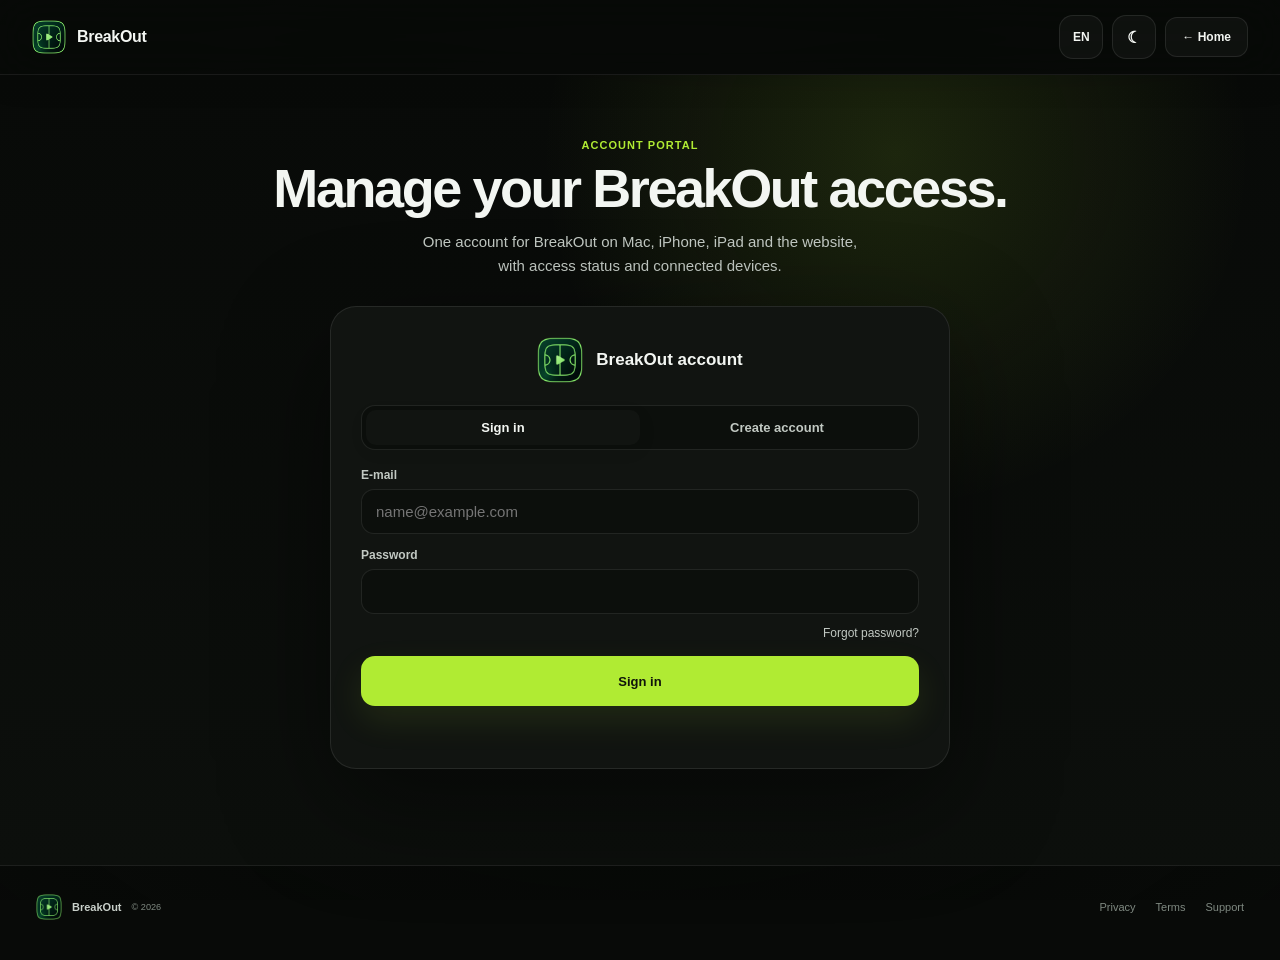
<file: account.html>
<!doctype html>
<html lang="ru">
<head>
  <meta charset="utf-8">
  <meta http-equiv="Cache-Control" content="no-cache, no-store, must-revalidate">
  <meta http-equiv="Pragma" content="no-cache">
  <meta http-equiv="Expires" content="0">
  <meta name="viewport" content="width=device-width, initial-scale=1, viewport-fit=cover">
  <script>try{document.documentElement.dataset.theme=localStorage.getItem('breakout-theme')||'dark'}catch(e){document.documentElement.dataset.theme='dark'}</script>
  <meta name="theme-color" content="#070907">
  <meta name="robots" content="noindex,nofollow">
  <link rel="icon" href="assets/breakout-icon.png?v=39">
  <link rel="apple-touch-icon" href="assets/breakout-icon.png?v=39">
  <link rel="stylesheet" href="styles-v51.css?v=102">
  <title>Аккаунт — BreakOut</title>
</head>
<body class="account-page" data-page="account" data-build="21.0">
  <header class="topbar">
    <div class="nav-shell">
      <a class="brand" href="index.html" aria-label="BreakOut"><img src="assets/breakout-icon.png?v=39" alt=""><span>BreakOut</span></a>
      <div class="nav-actions">
        <button class="utility-toggle language-toggle" type="button" data-lang-toggle aria-label="Сменить язык" title="Сменить язык"><span data-lang-current>RU</span></button>
        <button class="utility-toggle theme-toggle" type="button" data-theme-toggle aria-label="Сменить тему" title="Сменить тему"><span data-theme-icon aria-hidden="true">☾</span></button>
        <a class="signin-btn account-back" href="index.html" data-i18n="backHome">← На главную</a>
      </div>
    </div>
  </header>

  <main class="account-main">
    <section class="account-hero">
      <div class="content-shell account-page-shell">
        <div class="account-page-intro">
          <div class="kicker" data-i18n="accountSideKicker">Личный кабинет</div>
          <h1 data-i18n="accountSideTitle">Управляйте доступом к BreakOut.</h1>
          <p data-i18n="accountSideIntro">Один аккаунт для BreakOut на Mac, iPhone, iPad и сайте — со статусом доступа и связанными устройствами.</p>
        </div>

        <div class="account-auth-card">
          <div class="account-brand-line"><img src="assets/breakout-icon.png?v=39" alt=""><div><span data-i18n="accountPageKicker">Аккаунт BreakOut</span></div></div>
          <div class="account-tabs" role="tablist" data-auth-tabs>
            <button type="button" data-account-mode="signin" class="active" data-i18n="signIn">Войти</button>
            <button type="button" data-account-mode="register" data-i18n="createAccount">Создать аккаунт</button>
          </div>

          <form class="account-form" data-signin-form novalidate>
            <label><span>E-mail</span><input type="email" name="email" autocomplete="email" placeholder="name@example.com" required></label>
            <label><span data-i18n="password">Пароль</span><input type="password" name="password" autocomplete="current-password" minlength="8" required></label>
            <div class="account-form-row"><button class="account-reset-link" type="button" data-account-reset data-i18n="forgotPassword">Забыли пароль?</button></div>
            <button class="button primary full account-submit" type="submit" data-i18n="signIn">Войти</button>
            <div class="account-status" data-signin-status aria-live="polite"></div>
          </form>

          <form class="account-form is-hidden" data-register-form novalidate>
            <div class="account-plan-summary is-hidden" data-account-plan>
              <span data-i18n="selectedAccess">Выбранный доступ</span><strong data-account-plan-name></strong><small data-account-plan-price></small>
            </div>
            <label><span>E-mail</span><input type="email" name="email" autocomplete="email" placeholder="name@example.com" required></label>
            <label><span data-i18n="password">Пароль</span><input type="password" name="password" autocomplete="new-password" minlength="8" required></label>
            <label><span data-i18n="repeatPassword">Повторите пароль</span><input type="password" name="confirmPassword" autocomplete="new-password" minlength="8" required></label>
            <label class="account-consent form-check">
              <input class="form-check-input" type="checkbox" name="consent" required>
              <span class="form-check-label"><span data-i18n="accountConsent">Я принимаю условия использования и политику конфиденциальности.</span></span>
            </label>
            <button class="button primary full account-submit" type="submit" data-i18n="createAccount">Создать аккаунт</button>
            <div class="account-status" data-register-status aria-live="polite"></div>
          </form>

          <div class="account-dashboard is-hidden" data-account-dashboard>
            <div class="account-dashboard-head">
              <div><span data-i18n="accountSignedInAs">Аккаунт</span><strong data-account-email>—</strong></div>
              <span class="account-live-badge" data-account-state>—</span>
            </div>
            <div class="account-dashboard-grid account-dashboard-grid-rich">
              <div><span data-i18n="accountPreviewPlan">Тариф</span><strong data-account-access-plan>—</strong></div>
              <div><span data-i18n="accountValidUntil">Действует до</span><strong data-account-access-until>—</strong></div>
              <div><span data-i18n="accountLastSync">Обновлено</span><strong data-account-last-sync>—</strong></div>
            </div>
            <div class="account-device-groups">
              <div class="account-device-group">
                <div class="account-section-title" data-i18n="accountConnectedMac">BreakOut для macOS</div>
                <div class="account-device-list" data-account-mac-devices></div>
              </div>
              <div class="account-device-group">
                <div class="account-section-title" data-i18n="accountConnectedMobile">BreakOut для iOS</div>
                <div class="account-device-list" data-account-mobile-devices></div>
              </div>
            </div>
            <div class="account-dashboard-actions">
              <button class="button secondary" type="button" data-account-refresh data-i18n="accountRefresh">Обновить статус</button>
              <button class="button ghost" type="button" data-account-logout data-i18n="accountLogout">Выйти</button>
            </div>
            <div class="account-status" data-account-dashboard-status aria-live="polite"></div>
          </div>

          <div class="account-recovery is-hidden" data-account-recovery>
            <h3 data-i18n="accountNewPasswordTitle">Новый пароль</h3>
            <p data-i18n="accountNewPasswordIntro">Введите новый пароль для аккаунта BreakOut.</p>
            <label><span data-i18n="password">Пароль</span><input type="password" data-recovery-password minlength="8"></label>
            <label><span data-i18n="repeatPassword">Повторите пароль</span><input type="password" data-recovery-confirm minlength="8"></label>
            <button class="button primary full" type="button" data-recovery-submit data-i18n="accountSavePassword">Сохранить пароль</button>
            <div class="account-status" data-recovery-status aria-live="polite"></div>
          </div>
        </div>
      </div>
    </section>
  </main>

  <footer class="footer"><div class="content-shell footer-inner"><div class="footer-brand"><img src="assets/breakout-icon.png?v=39" alt=""><span>BreakOut</span><small>© 2026</small></div><div class="footer-links"><a href="privacy.html" data-i18n="navPrivacy">Конфиденциальность</a><a href="terms.html" data-i18n="termsShort">Условия</a><a href="support.html" data-i18n="navSupport">Поддержка</a></div></div></footer>
  <script src="config-v26.js?v=28"></script>
  <script src="supabase-v25.js?v=26"></script>
  <script src="script-v51.js?v=102"></script>
</body>
</html>
</file>
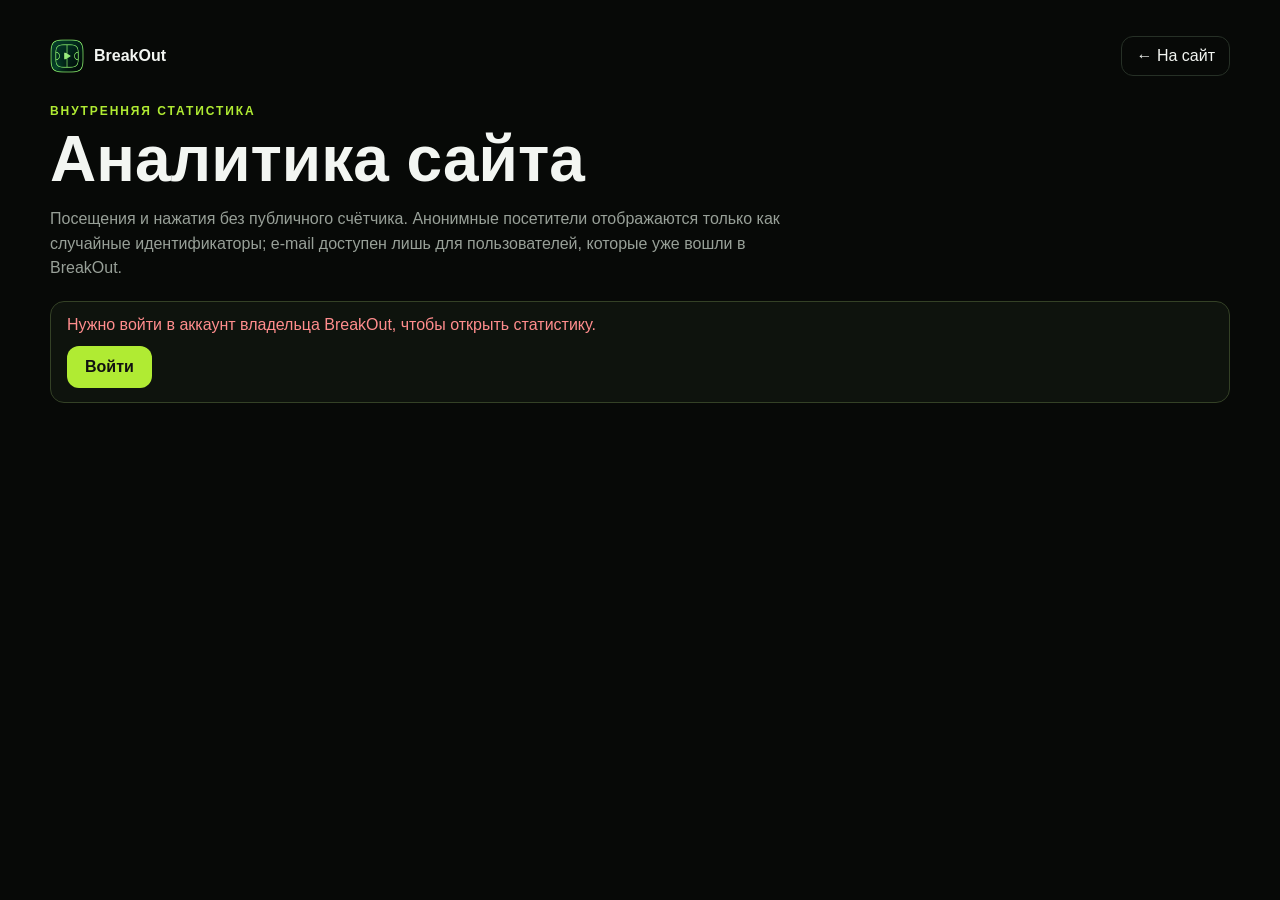
<file: analytics.html>
<!doctype html><html lang="ru" data-theme="dark"><head><meta charset="utf-8"><meta name="viewport" content="width=device-width,initial-scale=1"><meta name="robots" content="noindex,nofollow"><title>Аналитика сайта — BreakOut</title><link rel="icon" href="assets/breakout-icon.png?v=39"><style>
:root{color-scheme:dark;--bg:#070907;--card:#111511;--line:#263026;--text:#f3f6f2;--muted:#98a098;--accent:#b0eb33}*{box-sizing:border-box}body{margin:0;background:var(--bg);color:var(--text);font-family:-apple-system,BlinkMacSystemFont,"SF Pro Display",Inter,sans-serif}.wrap{width:min(1180px,calc(100% - 32px));margin:0 auto;padding:36px 0 70px}.top{display:flex;align-items:center;justify-content:space-between;gap:16px;margin-bottom:28px}.brand{display:flex;align-items:center;gap:10px;font-weight:800}.brand img{width:34px;height:34px;border-radius:9px}.back{color:var(--text);text-decoration:none;border:1px solid var(--line);padding:10px 14px;border-radius:12px}.kicker{color:var(--accent);font-size:12px;font-weight:800;letter-spacing:.16em;text-transform:uppercase}h1{font-size:clamp(36px,5vw,64px);line-height:.98;margin:10px 0 12px}.lead{color:var(--muted);max-width:760px;line-height:1.55}.cards{display:grid;grid-template-columns:repeat(3,1fr);gap:14px;margin:28px 0}.card,.panel{background:linear-gradient(145deg,#121712,#0b0e0b);border:1px solid var(--line);border-radius:20px;padding:20px}.metric{font-size:36px;font-weight:850;letter-spacing:-.04em}.muted{color:var(--muted)}.grid{display:grid;grid-template-columns:1.2fr .8fr;gap:14px}.panel h2{margin:0 0 16px;font-size:20px}.row{display:flex;justify-content:space-between;gap:16px;padding:10px 0;border-top:1px solid #202620}.row:first-of-type{border-top:0}.bar{height:7px;background:#202620;border-radius:999px;overflow:hidden;margin-top:7px}.bar>i{display:block;height:100%;background:var(--accent);border-radius:999px}.notice{margin-top:20px;padding:14px 16px;border:1px solid #344126;border-radius:14px;color:#cfd7cc;background:#0e130d}.error{color:#ff8d8d}.login{display:inline-flex;margin-top:12px;background:var(--accent);color:#111;padding:12px 18px;border-radius:12px;text-decoration:none;font-weight:800}@media(max-width:760px){.cards{grid-template-columns:1fr}.grid{grid-template-columns:1fr}.top{align-items:flex-start}.metric{font-size:32px}}
</style></head><body><main class="wrap"><div class="top"><div class="brand"><img src="assets/breakout-icon.png?v=39" alt=""><span>BreakOut</span></div><a class="back" href="index.html">← На сайт</a></div><div class="kicker">Внутренняя статистика</div><h1>Аналитика сайта</h1><p class="lead">Посещения и нажатия без публичного счётчика. Анонимные посетители отображаются только как случайные идентификаторы; e-mail доступен лишь для пользователей, которые уже вошли в BreakOut.</p><div id="state" class="notice">Загружаю статистику…</div><section id="dashboard" hidden><div class="cards"><div class="card"><div class="muted">Сегодня</div><div class="metric" id="todayVisitors">—</div><div class="muted"><span id="todayViews">—</span> просмотров</div></div><div class="card"><div class="muted">Последние 7 дней</div><div class="metric" id="weekVisitors">—</div><div class="muted"><span id="weekViews">—</span> просмотров</div></div><div class="card"><div class="muted">Последние 30 дней</div><div class="metric" id="monthVisitors">—</div><div class="muted"><span id="monthViews">—</span> просмотров</div></div></div><div class="grid"><div class="panel"><h2>Посещения по дням</h2><div id="daily"></div></div><div class="panel"><h2>Что нажимают</h2><div id="clicks"></div></div></div><div class="panel" style="margin-top:14px"><h2>Последние действия вошедших пользователей</h2><div id="users"></div></div></section></main><script src="config-v26.js?v=75"></script><script src="analytics-admin-v1.js?v=2"></script></body></html>
</file>
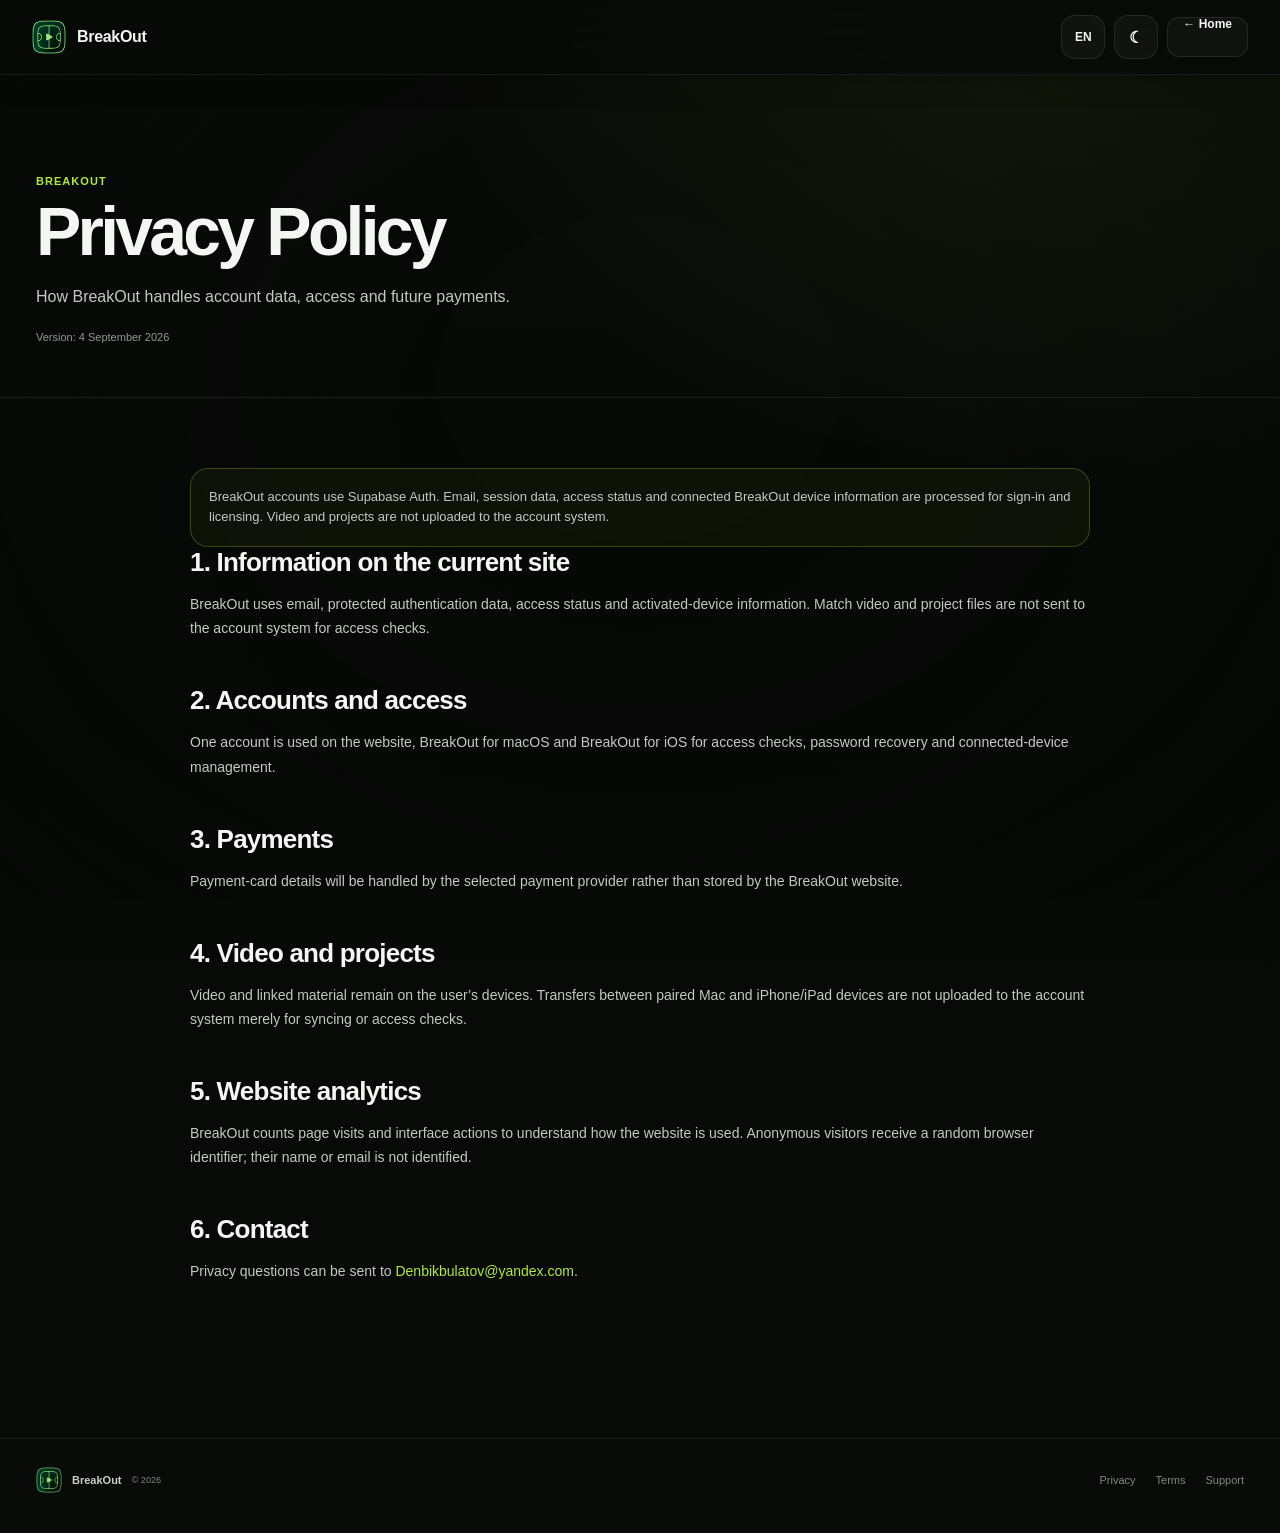
<file: privacy.html>
<!doctype html><html lang="ru"><head><meta charset="utf-8">
  <meta http-equiv="Cache-Control" content="no-cache, no-store, must-revalidate">
  <meta http-equiv="Pragma" content="no-cache">
  <meta http-equiv="Expires" content="0"><meta name="viewport" content="width=device-width,initial-scale=1">
  <script>try{document.documentElement.dataset.theme=localStorage.getItem('breakout-theme')||'dark'}catch(e){document.documentElement.dataset.theme='dark'}</script>
<meta name="theme-color" content="#070907"><link rel="icon" href="assets/breakout-icon.png?v=39"><link rel="stylesheet" href="styles-v51.css?v=102"><title>Политика конфиденциальности — BreakOut</title></head><body class="legal-page" data-page="privacy"><header class="topbar"><div class="nav-shell"><a class="brand" href="index.html"><img src="assets/breakout-icon.png?v=39" alt=""><span>BreakOut</span></a><div class="nav-actions"><button class="utility-toggle language-toggle" type="button" data-lang-toggle aria-label="Сменить язык" title="Сменить язык"><span data-lang-current>RU</span></button><button class="utility-toggle theme-toggle" type="button" data-theme-toggle aria-label="Сменить тему" title="Сменить тему"><span data-theme-icon aria-hidden="true">☾</span></button><a class="signin-btn legal-back-home" href="index.html" data-i18n="backHome">← На главную</a></div></div></header><main><section class="legal-hero"><div class="content-shell"><div class="kicker">BreakOut</div><h1 data-i18n="privacyPageTitle">Политика конфиденциальности</h1><p data-i18n="privacyPageIntro">Как BreakOut обращается с данными аккаунта, доступом и оплатой.</p><div class="legal-meta" data-i18n="version">Версия: 4 сентября 2026</div></div></section><div class="legal-content"><div class="notice" data-i18n="privacyNotice">Аккаунты BreakOut используют Supabase Auth. Для входа и лицензирования обрабатываются e-mail, данные сессии, срок доступа и сведения о подключённых устройствах BreakOut. Платежи пока не подключены.</div><section><h2 data-i18n="privacy1Title">1. Информация на текущем сайте</h2><p data-i18n="privacy1Copy">BreakOut использует e-mail, защищённые данные авторизации, статус доступа и сведения об активированных устройствах. Видео матчей и файлы проектов не передаются в систему аккаунтов для проверки доступа.</p></section><section><h2 data-i18n="privacy2Title">2. Аккаунты и доступ</h2><p data-i18n="privacy2Copy">Аккаунт используется для входа на сайте и в приложении, проверки срока доступа, восстановления пароля и управления связанными устройствами BreakOut.</p></section><section><h2 data-i18n="privacy3Title">3. Оплата</h2><p data-i18n="privacy3Copy">Данные банковской карты обрабатывает платёжный провайдер. BreakOut получает только сведения, необходимые для подтверждения платежа, тарифа и срока доступа.</p></section><section><h2 data-i18n="privacy4Title">4. Видео и проекты</h2><p data-i18n="privacy4Copy">Видео и связанные материалы хранятся на устройствах пользователя. Передача между связанными Mac и iPhone/iPad не требует загрузки видео в систему аккаунтов.</p></section><section><h2 data-i18n="privacy5Title">5. Аналитика сайта</h2><p data-i18n="privacy5Copy">BreakOut считает посещения страниц и нажатия на элементы интерфейса, чтобы понимать востребованность разделов сайта. Для анонимных посетителей используется случайный идентификатор браузера; имя или e-mail не определяются. Если пользователь уже вошёл в аккаунт BreakOut, событие может быть связано с его аккаунтом.</p></section><section><h2 data-i18n="privacy6Title">6. Контакты</h2><p><span data-i18n="privacy6Copy">Вопросы о конфиденциальности можно отправить на</span> <a data-support-email data-email-text href="#">support</a>.</p></section></div></main><footer class="footer"><div class="content-shell footer-inner"><div class="footer-brand"><img src="assets/breakout-icon.png?v=39" alt=""><span>BreakOut</span><small>© 2026</small></div><div class="footer-links"><a href="privacy.html" data-i18n="navPrivacy">Конфиденциальность</a><a href="terms.html" data-i18n="termsShort">Условия</a><a href="support.html" data-i18n="navSupport">Поддержка</a></div></div></footer><script src="config-v26.js?v=28"></script><script src="script-v51.js?v=102"></script><script src="analytics-track-v1.js?v=1"></script></body></html>
</file>
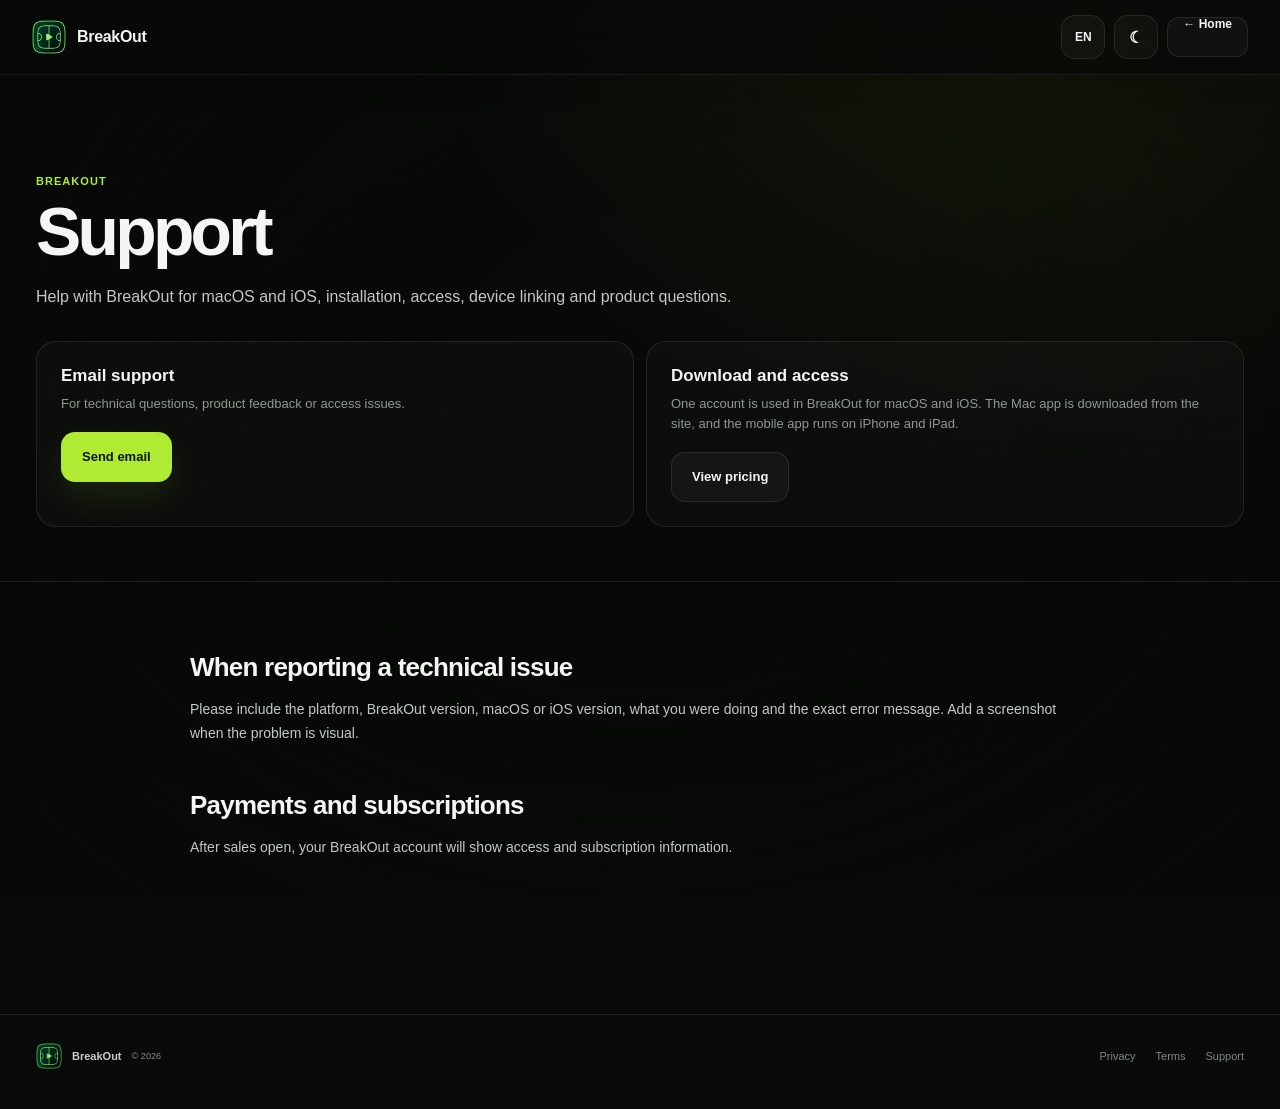
<file: support.html>
<!doctype html><html lang="ru"><head><meta charset="utf-8">
  <meta http-equiv="Cache-Control" content="no-cache, no-store, must-revalidate">
  <meta http-equiv="Pragma" content="no-cache">
  <meta http-equiv="Expires" content="0"><meta name="viewport" content="width=device-width,initial-scale=1">
  <script>try{document.documentElement.dataset.theme=localStorage.getItem('breakout-theme')||'dark'}catch(e){document.documentElement.dataset.theme='dark'}</script>
<meta name="theme-color" content="#070907"><link rel="icon" href="assets/breakout-icon.png?v=39"><link rel="stylesheet" href="styles-v51.css?v=102"><title>Поддержка — BreakOut</title></head><body class="legal-page" data-page="support">
<header class="topbar"><div class="nav-shell"><a class="brand" href="index.html"><img src="assets/breakout-icon.png?v=39" alt=""><span>BreakOut</span></a><div class="nav-actions"><button class="utility-toggle language-toggle" type="button" data-lang-toggle aria-label="Сменить язык" title="Сменить язык"><span data-lang-current>RU</span></button><button class="utility-toggle theme-toggle" type="button" data-theme-toggle aria-label="Сменить тему" title="Сменить тему"><span data-theme-icon aria-hidden="true">☾</span></button><a class="signin-btn legal-back-home" href="index.html" data-i18n="backHome">← На главную</a></div></div></header>
<main><section class="legal-hero"><div class="content-shell"><div class="kicker">BreakOut</div><h1 data-i18n="supportTitle">Поддержка</h1><p data-i18n="supportIntro">Помощь по BreakOut для macOS и iOS: установка, доступ, связь устройств и вопросы по продукту.</p><div class="support-cards"><div class="support-card"><h3 data-i18n="supportEmailTitle">Поддержка по e-mail</h3><p data-i18n="supportEmailCopy">Для технических вопросов, отзывов о программе и вопросов по доступу.</p><a class="button primary" data-support-email href="#" data-i18n="supportEmailButton">Написать</a></div><div class="support-card"><h3 data-i18n="supportAccessTitle">Загрузка и доступ</h3><p data-i18n="supportAccessCopy">Аккаунт уже используется для тестового входа и проверки доступа. Публичная загрузка приложения будет открыта к коммерческому запуску.</p><a class="button secondary" href="index.html#pricing" data-i18n="supportAccessButton">Посмотреть тарифы</a></div></div></div></section><div class="legal-content"><section><h2 data-i18n="supportBeforeTitle">Если возникла техническая проблема</h2><p data-i18n="supportBeforeCopy">Укажите версию BreakOut, версию macOS, что вы делали перед ошибкой и точный текст сообщения. Если проблема видна на экране, приложите скриншот.</p></section><section><h2 data-i18n="supportPaymentsTitle">Оплата и подписка</h2><p data-i18n="supportPaymentsCopy">После запуска продаж в аккаунте BreakOut можно будет видеть статус доступа и информацию о подписке.</p></section></div></main>
<footer class="footer"><div class="content-shell footer-inner"><div class="footer-brand"><img src="assets/breakout-icon.png?v=39" alt=""><span>BreakOut</span><small>© 2026</small></div><div class="footer-links"><a href="privacy.html" data-i18n="navPrivacy">Конфиденциальность</a><a href="terms.html" data-i18n="termsShort">Условия</a><a href="support.html" data-i18n="navSupport">Поддержка</a></div></div></footer><script src="config-v26.js?v=71"></script><script src="script-v51.js?v=102"></script><script src="analytics-track-v1.js?v=1"></script></body></html>
</file>
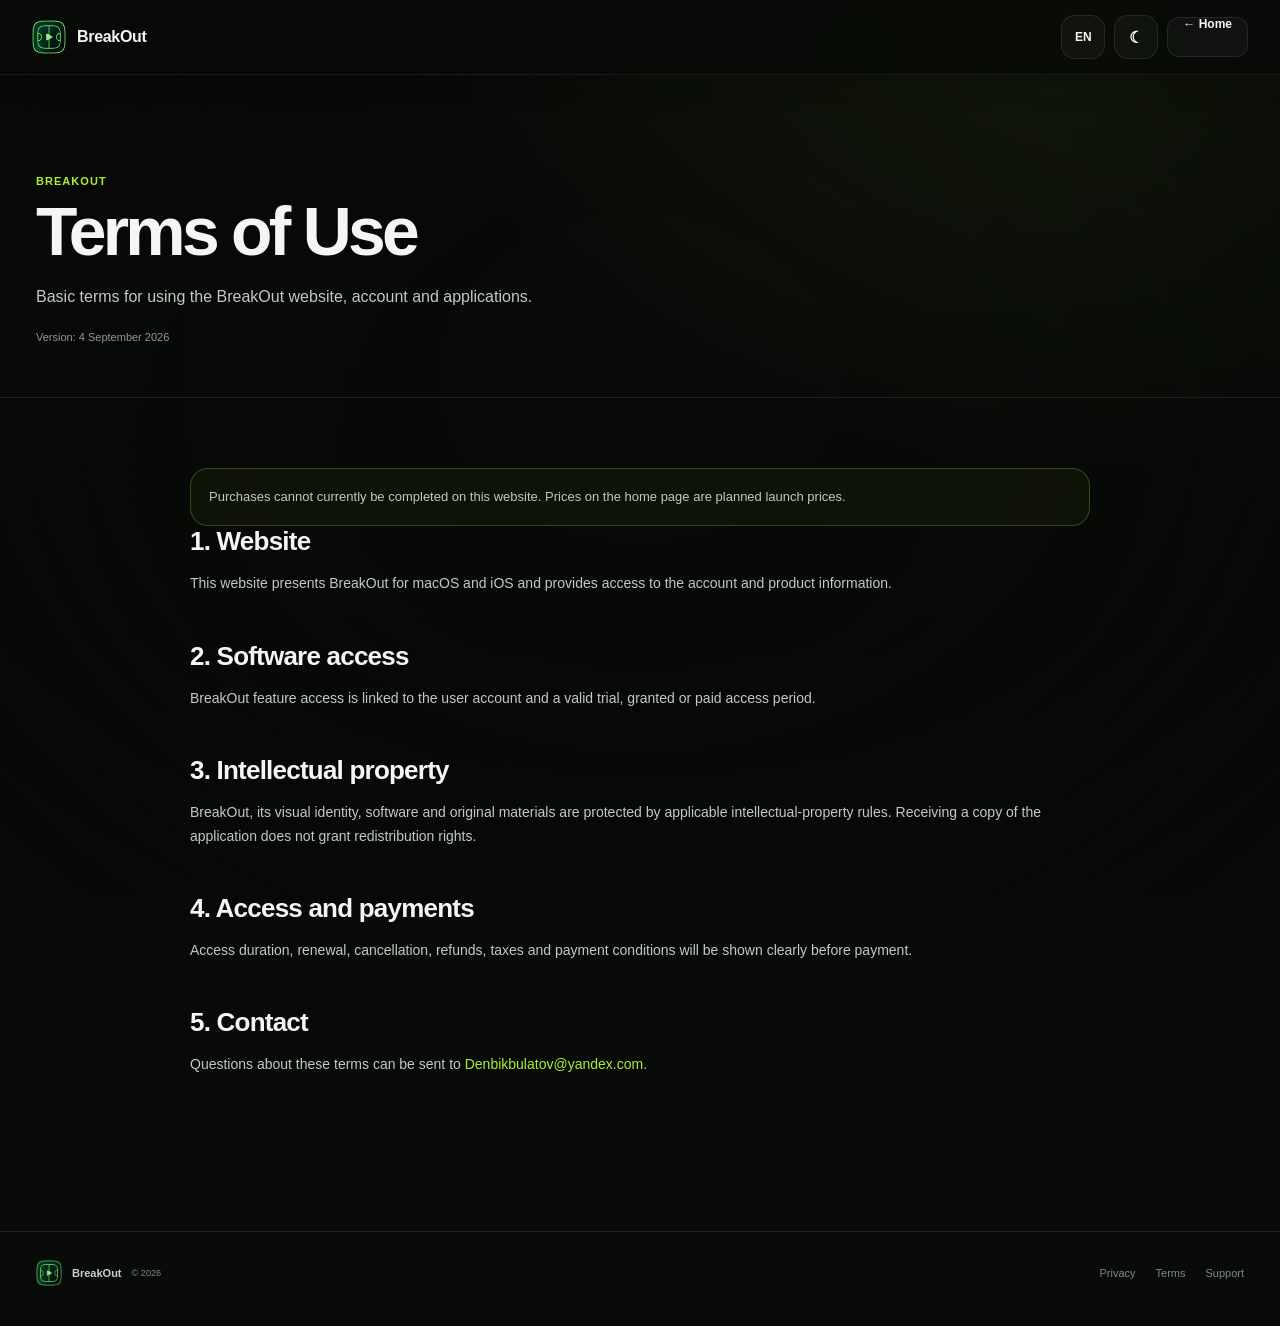
<file: terms.html>
<!doctype html><html lang="ru"><head><meta charset="utf-8">
  <meta http-equiv="Cache-Control" content="no-cache, no-store, must-revalidate">
  <meta http-equiv="Pragma" content="no-cache">
  <meta http-equiv="Expires" content="0"><meta name="viewport" content="width=device-width,initial-scale=1">
  <script>try{document.documentElement.dataset.theme=localStorage.getItem('breakout-theme')||'dark'}catch(e){document.documentElement.dataset.theme='dark'}</script>
<meta name="theme-color" content="#070907"><link rel="icon" href="assets/breakout-icon.png?v=39"><link rel="stylesheet" href="styles-v51.css?v=102"><title>Условия использования — BreakOut</title></head><body class="legal-page" data-page="terms"><header class="topbar"><div class="nav-shell"><a class="brand" href="index.html"><img src="assets/breakout-icon.png?v=39" alt=""><span>BreakOut</span></a><div class="nav-actions"><button class="utility-toggle language-toggle" type="button" data-lang-toggle aria-label="Сменить язык" title="Сменить язык"><span data-lang-current>RU</span></button><button class="utility-toggle theme-toggle" type="button" data-theme-toggle aria-label="Сменить тему" title="Сменить тему"><span data-theme-icon aria-hidden="true">☾</span></button><a class="signin-btn legal-back-home" href="index.html" data-i18n="backHome">← На главную</a></div></div></header><main><section class="legal-hero"><div class="content-shell"><div class="kicker">BreakOut</div><h1 data-i18n="termsPageTitle">Условия использования</h1><p data-i18n="termsPageIntro">Основные условия использования сайта, аккаунта и приложений BreakOut.</p><div class="legal-meta" data-i18n="version">Версия: 19 августа 2026</div></div></section><div class="legal-content"><div class="notice" data-i18n="termsNotice">Платежи пока не подключены. Цены на главной странице являются планируемыми ценами запуска.</div><section><h2 data-i18n="terms1Title">1. Сайт</h2><p data-i18n="terms1Copy">Сайт представляет BreakOut, предоставляет доступ к аккаунту и после коммерческого запуска будет использоваться для покупки и продления доступа.</p></section><section><h2 data-i18n="terms2Title">2. Доступ к программе</h2><p data-i18n="terms2Copy">После начала продаж право использования BreakOut будет связано с аккаунтом пользователя и действовать в течение оплаченного или предоставленного периода.</p></section><section><h2 data-i18n="terms3Title">3. Интеллектуальная собственность</h2><p data-i18n="terms3Copy">BreakOut, фирменное оформление, программное обеспечение и оригинальные материалы защищаются применимыми правилами интеллектуальной собственности. Получение копии приложения не даёт права распространять его от своего имени.</p></section><section><h2 data-i18n="terms4Title">4. Подписка и оплата</h2><p data-i18n="terms4Copy">Срок доступа, стоимость, продление, отмена, возвраты, налоги и условия оплаты будут показаны до подтверждения покупки.</p></section><section><h2 data-i18n="terms5Title">5. Контакты</h2><p><span data-i18n="terms5Copy">Вопросы об условиях можно отправить на</span> <a data-support-email data-email-text href="#">support</a>.</p></section></div></main><footer class="footer"><div class="content-shell footer-inner"><div class="footer-brand"><img src="assets/breakout-icon.png?v=39" alt=""><span>BreakOut</span><small>© 2026</small></div><div class="footer-links"><a href="privacy.html" data-i18n="navPrivacy">Конфиденциальность</a><a href="terms.html" data-i18n="termsShort">Условия</a><a href="support.html" data-i18n="navSupport">Поддержка</a></div></div></footer><script src="config-v26.js?v=28"></script><script src="script-v51.js?v=102"></script><script src="analytics-track-v1.js?v=1"></script></body></html>
</file>
<file: styles-v51.css>
:root{
  --bg:#080a08;--bg2:#0c0f0c;--panel:#111411;--panel2:#171a17;--text:#f3f6f2;--muted:#8f9992;--muted2:#c2c9c3;
  --accent:#B0EB33;--accent-soft:rgba(176,235,51,.12);--line:rgba(255,255,255,.09);--line2:rgba(176,235,51,.25);
  --content:1720px;--nav:1800px;--shadow:0 34px 110px rgba(0,0,0,.46)
}
*{box-sizing:border-box}html{scroll-behavior:smooth;background:var(--bg)}body{margin:0;min-width:320px;color:var(--text);background:radial-gradient(1000px 680px at 84% 3%,rgba(176,235,51,.07),transparent 64%),linear-gradient(180deg,#080a08,#070907 48%,#090b09);font-family:-apple-system,BlinkMacSystemFont,"SF Pro Display","SF Pro Text",Inter,"Segoe UI",sans-serif;-webkit-font-smoothing:antialiased;text-rendering:optimizeLegibility;overflow-x:hidden}a{color:inherit;text-decoration:none}button{font:inherit;color:inherit}img{display:block;max-width:100%}::selection{background:rgba(176,235,51,.25);color:#fff}.content-shell{width:min(var(--content),calc(100% - 72px));margin:0 auto}.nav-shell{width:min(var(--nav),calc(100% - 64px));margin:0 auto}
.topbar{position:sticky;top:0;z-index:90;border-bottom:1px solid rgba(255,255,255,.055);background:rgba(8,10,8,.78);backdrop-filter:blur(22px) saturate(145%);-webkit-backdrop-filter:blur(22px) saturate(145%)}.nav-shell{height:74px;display:flex;align-items:center;justify-content:space-between;gap:28px}.brand{display:flex;align-items:center;gap:11px;font-weight:700;letter-spacing:-.02em}.brand img{width:34px;height:34px;border-radius:9px}.brand span{font-size:16px}.desktop-nav{display:flex;gap:29px;color:#a6afa8;font-size:13px}.desktop-nav a:hover{color:#fff}.nav-actions{display:flex;align-items:center;gap:9px}.lang-switch{display:grid;grid-template-columns:1fr 1fr;padding:3px;border:1px solid var(--line);border-radius:999px;background:rgba(255,255,255,.025)}.lang-switch button{border:0;background:transparent;cursor:pointer;padding:6px 9px;border-radius:999px;color:#8d978f;font-size:11px;font-weight:750}.lang-switch button.active{background:rgba(255,255,255,.09);color:#fff}.signin-btn,.menu-btn{border:1px solid var(--line);background:rgba(255,255,255,.035);border-radius:12px;min-height:40px;padding:0 15px;cursor:pointer;font-size:12px;font-weight:680}.menu-btn{display:none;width:42px;padding:0}.mobile-nav{display:none}
.button{min-height:50px;padding:0 20px;border-radius:14px;border:1px solid var(--line);background:rgba(255,255,255,.045);display:inline-flex;align-items:center;justify-content:center;gap:9px;cursor:pointer;font-weight:700;font-size:13px;transition:.18s}.button:hover{transform:translateY(-1px);border-color:rgba(255,255,255,.18);background:rgba(255,255,255,.07)}.button.primary{background:var(--accent);border-color:transparent;color:#10140b;box-shadow:0 14px 34px rgba(176,235,51,.1)}.button.primary:hover{background:#b9f33e}.button.full{width:100%}.button.secondary{background:rgba(255,255,255,.035)}
.hero{padding:86px 0 92px}.hero-shell{width:min(1840px,calc(100% - 64px));margin:0 auto;display:grid;grid-template-columns:minmax(450px,.72fr) minmax(760px,1.28fr);gap:72px;align-items:center}.eyebrow{display:inline-flex;align-items:center;gap:10px;color:#c4cbc5;font-size:12px;letter-spacing:.08em;text-transform:uppercase}.eyebrow span{width:6px;height:6px;border-radius:50%;background:var(--accent);box-shadow:0 0 18px rgba(176,235,51,.6)}.eyebrow b{font-weight:760}.hero h1{margin:20px 0 22px;font-size:clamp(62px,5.2vw,104px);line-height:.94;letter-spacing:-.065em;font-weight:700;max-width:880px}.hero-lead{margin:0;max-width:760px;color:var(--muted2);font-size:18px;line-height:1.62;letter-spacing:-.015em}.hero-actions{display:flex;gap:10px;flex-wrap:wrap;margin-top:30px}.hero-meta{display:flex;align-items:center;gap:18px;flex-wrap:wrap;margin-top:21px}.platform-pill{display:inline-flex;align-items:center;gap:10px;color:#d5dcd6}.platform-icon{width:34px;height:34px;border:1px solid var(--line);border-radius:10px;display:grid;place-items:center;background:rgba(255,255,255,.03);color:var(--accent);font-weight:800}.platform-pill>span:last-child{display:grid;gap:1px}.platform-pill strong{font-size:12px}.platform-pill small{font-size:11px;color:#7f8982}.hero-proof{display:flex;align-items:center;gap:9px;border-left:1px solid var(--line);padding-left:18px}.hero-proof span{color:var(--accent);font-size:22px;font-weight:750}.hero-proof small{max-width:190px;color:#8f9992;font-size:11px;line-height:1.35}.hero-shot-card{position:relative;aspect-ratio:16/9;border:1px solid rgba(255,255,255,.12);border-radius:26px;overflow:hidden;background:#050605;box-shadow:var(--shadow)}.hero-shot-card img{width:100%;height:100%;object-fit:cover}.hero-shot-card::after{content:"";position:absolute;inset:0;box-shadow:inset 0 0 0 1px rgba(0,0,0,.45);pointer-events:none}.hero-shot-label{position:absolute;left:18px;bottom:18px;display:flex;align-items:center;gap:8px;border:1px solid rgba(255,255,255,.11);background:rgba(7,9,7,.76);backdrop-filter:blur(12px);padding:9px 12px;border-radius:999px;font-size:11px;color:#d9dfda}.live-dot{width:7px;height:7px;border-radius:50%;background:var(--accent);box-shadow:0 0 12px rgba(176,235,51,.6)}
.kicker{color:var(--accent);font-size:11px;font-weight:800;letter-spacing:.095em;text-transform:uppercase}.section-heading,.demo-heading,.showcase-heading{display:grid;grid-template-columns:minmax(0,.9fr) minmax(420px,.7fr);gap:90px;align-items:end;margin-bottom:44px}.section-heading h2,.demo-heading h2,.showcase-heading h2,.mac-card h2,.privacy-card h2,.cta-card h2{margin:10px 0 0;font-size:clamp(42px,4.2vw,72px);line-height:1.01;letter-spacing:-.055em;font-weight:680}.section-heading>p,.demo-heading>p,.showcase-heading>p{margin:0;color:var(--muted2);font-size:16px;line-height:1.68;max-width:680px}
.demo-section{padding:112px 0 120px;border-top:1px solid rgba(255,255,255,.045);background:linear-gradient(180deg,rgba(255,255,255,.012),transparent 30%)}.demo-shell-wrap{width:min(1880px,calc(100% - 48px));margin:0 auto;position:relative}.demo-app{border:1px solid rgba(255,255,255,.12);border-radius:18px;overflow:hidden;background:#202320;box-shadow:0 36px 100px rgba(0,0,0,.48);user-select:none}.demo-titlebar{height:42px;display:flex;align-items:center;justify-content:space-between;padding:0 12px;border-bottom:1px solid #171917;background:#313431;color:#cbd0cc;font-size:11px}.demo-brand{display:flex;align-items:center;gap:8px}.demo-brand img{width:20px;height:20px;border-radius:5px}.demo-brand span{font-weight:700}.demo-brand em{font-style:normal;color:#848c86}.demo-status{display:flex;align-items:center;gap:8px}.demo-status b{font-variant-numeric:tabular-nums;font-size:10px}.record-dot{width:7px;height:7px;border-radius:50%;background:var(--accent);box-shadow:0 0 10px rgba(176,235,51,.5)}.demo-grid{position:relative;height:min(72vw,870px);min-height:610px;display:grid;grid-template-columns:var(--split-x) calc(100% - var(--split-x));grid-template-rows:var(--split-y) calc(100% - var(--split-y));background:#171917}.demo-pane{min-width:0;min-height:0;overflow:hidden;background:#2d302d;border-right:1px solid #171917;border-bottom:1px solid #171917;position:relative}.pane-bar{height:34px;padding:0 10px;display:flex;align-items:center;justify-content:space-between;background:#343734;border-bottom:1px solid #1f211f;color:#d3d6d3;font-size:10px}.pane-bar strong{font-weight:650}.pane-actions{color:#777e78;letter-spacing:.06em}.capture-pane{grid-column:1;grid-row:1}.buttons-pane{grid-column:2;grid-row:1}.timeline-pane{grid-column:1;grid-row:2}.replay-pane{grid-column:2;grid-row:2}.capture-stage,.replay-stage{height:calc(100% - 34px);position:relative;background:#050605;overflow:hidden}.capture-stage img,.replay-stage img{width:100%;height:100%;object-fit:cover;object-position:center}.capture-overlay{position:absolute;left:10px;bottom:15px;display:flex;align-items:center;gap:12px;color:#e0e3e1;font-size:10px;text-shadow:0 1px 2px #000}.capture-progress,.replay-progress{position:absolute;left:10px;right:10px;bottom:7px;height:2px;background:rgba(255,255,255,.18)}.capture-progress i,.replay-progress i{display:block;height:100%;width:25%;background:var(--accent);transition:width .15s linear}.coding-buttons{padding:14px;display:grid;grid-template-columns:repeat(3,minmax(0,1fr));gap:10px;align-content:start;max-height:calc(100% - 94px);overflow:auto}.coding-btn{min-height:62px;border:1px solid rgba(255,255,255,.22);border-radius:10px;cursor:pointer;display:flex;flex-direction:column;justify-content:center;align-items:center;gap:2px;color:#111;font-weight:800;box-shadow:inset 0 1px 0 rgba(255,255,255,.32),0 2px 4px rgba(0,0,0,.22);transition:transform .1s,filter .1s,box-shadow .1s}.coding-btn span{font-size:13px}.coding-btn small{font-size:8px;font-weight:700;opacity:.65}.coding-btn:active{transform:translateY(1px);filter:brightness(.9)}.coding-btn.active{box-shadow:0 0 0 2px #fff inset,0 0 0 2px rgba(176,235,51,.65),0 0 22px rgba(176,235,51,.22)}.coding-btn.green{background:linear-gradient(#6af552,#27c82e)}.coding-btn.lime{background:linear-gradient(#83f65a,#49d83a)}.coding-btn.orange{background:linear-gradient(#ffbc70,#ed8b38)}.coding-btn.red{background:linear-gradient(#ff6155,#ed2f25)}.coding-btn.violet{background:linear-gradient(#ee91ef,#cd5bd5)}.coding-btn.blue{background:linear-gradient(#9be5f2,#66c8dd)}.coding-btn.pink{background:linear-gradient(#f4b5da,#df88b8)}.coding-legend{height:60px;border-top:1px solid #1d1f1d;padding:8px 12px;display:grid;gap:5px;color:#a8afa9;font-size:9px}.coding-legend span{display:flex;gap:7px;align-items:center}.coding-legend i{width:8px;height:8px;border-radius:50%;background:#69dc35}.coding-legend .legend-hold{background:#72cde1}.coding-legend b{font-weight:560}.timeline-demo{height:calc(100% - 34px);position:relative;background:#303330;overflow:hidden}.timeline-ruler{height:24px;margin-left:72px;border-bottom:1px solid #222422;display:flex;justify-content:space-between;align-items:center;padding:0 8px;color:#757d77;font-size:8px;background:repeating-linear-gradient(90deg,transparent 0 39px,rgba(255,255,255,.11) 39px 40px)}.timeline-tracks{position:absolute;top:24px;left:0;right:0;bottom:0;overflow:hidden}.demo-track{height:calc(100% / 7);min-height:26px;display:grid;grid-template-columns:72px 1fr;border-bottom:1px solid #222422}.demo-track label{display:flex;align-items:center;padding-left:8px;border-right:1px solid #222422;color:#b8beb9;font-size:9px;white-space:nowrap;overflow:hidden;text-overflow:ellipsis}.track-surface{position:relative;background:linear-gradient(180deg,rgba(255,255,255,.02),transparent)}.demo-playhead{position:absolute;top:24px;bottom:0;left:43%;width:1px;background:#ef4a42;box-shadow:0 0 6px rgba(239,74,66,.3);z-index:5;pointer-events:none}.demo-marker{position:absolute;top:4px;height:calc(100% - 8px);min-width:18px;border-radius:4px;border:1px solid rgba(255,255,255,.42);box-shadow:inset 0 1px 0 rgba(255,255,255,.26),0 1px 2px rgba(0,0,0,.32);cursor:pointer;display:flex;align-items:center;justify-content:center;color:#fff;font-size:8px;font-weight:700;text-shadow:0 1px 2px rgba(0,0,0,.6);overflow:visible}.demo-marker.selected{outline:2px solid rgba(255,255,255,.9);outline-offset:1px;z-index:4}.demo-marker.starred::after{content:"★";position:absolute;right:3px;top:1px;color:#ffd65c;font-size:8px}.demo-marker.running{animation:pulseMarker 1s ease-in-out infinite alternate}.marker-handle{position:absolute;top:50%;width:7px;height:13px;border-radius:4px;background:#fff;border:1px solid #1b1d1b;transform:translateY(-50%);display:none;cursor:ew-resize;z-index:3}.demo-marker.selected .marker-handle{display:block}.marker-handle.left{left:-4px}.marker-handle.right{right:-4px}@keyframes pulseMarker{from{filter:brightness(1)}to{filter:brightness(1.25)}}.replay-shade{position:absolute;inset:0;background:linear-gradient(180deg,transparent 58%,rgba(0,0,0,.44))}.replay-empty{position:absolute;inset:0;display:grid;place-content:center;justify-items:center;gap:8px;color:#c9cfca;text-align:center}.replay-empty span{width:38px;height:38px;border-radius:50%;border:1px solid rgba(255,255,255,.35);display:grid;place-items:center;padding-left:3px;background:rgba(0,0,0,.32)}.replay-empty b{font-size:10px;font-weight:600}.replay-info{position:absolute;left:12px;bottom:16px;display:none;grid-template-columns:8px auto auto;align-items:center;gap:7px;border:1px solid rgba(255,255,255,.12);background:rgba(5,7,5,.72);backdrop-filter:blur(10px);padding:8px 10px;border-radius:9px}.replay-info.visible{display:grid}.replay-info span{width:7px;height:7px;border-radius:2px;background:var(--accent)}.replay-info b{font-size:10px}.replay-info small{color:#9ca49e;font-size:9px}.splitter{position:absolute;z-index:20;background:transparent}.splitter.vertical{top:0;bottom:0;left:calc(var(--split-x) - 4px);width:8px;cursor:ew-resize}.splitter.horizontal{left:0;right:0;top:calc(var(--split-y) - 4px);height:8px;cursor:ns-resize}.splitter::after{content:"";position:absolute;background:#1a1c1a;transition:.15s}.splitter.vertical::after{top:0;bottom:0;left:3px;width:2px}.splitter.horizontal::after{left:0;right:0;top:3px;height:2px}.splitter:hover::after,.splitter.dragging::after{background:var(--accent)}.splitter-knob{position:absolute;z-index:21;left:calc(var(--split-x) - 7px);top:calc(var(--split-y) - 7px);width:14px;height:14px;border-radius:50%;background:#232623;border:2px solid #5c655e;pointer-events:none}.demo-help{min-height:46px;padding:8px 12px;display:flex;align-items:center;justify-content:center;gap:18px;flex-wrap:wrap;border-top:1px solid #1c1e1c;background:#252825;color:#a8b0aa;font-size:9px}.demo-help span{display:flex;align-items:center;gap:6px}.demo-help kbd{font-family:inherit;border:1px solid #505751;background:#181a18;color:#d4dad5;border-radius:5px;padding:3px 6px;box-shadow:0 1px 0 #000}.demo-help b{font-weight:560}.demo-context{position:fixed;z-index:200;display:none;min-width:210px;padding:6px;border:1px solid rgba(255,255,255,.16);border-radius:10px;background:rgba(33,36,33,.97);box-shadow:0 18px 60px rgba(0,0,0,.55);backdrop-filter:blur(14px)}.demo-context.open{display:block}.demo-context button{width:100%;border:0;background:transparent;text-align:left;padding:7px 9px;border-radius:6px;color:#eef1ee;font-size:11px;cursor:pointer}.demo-context button:hover{background:#3c413c}.demo-context button.danger{color:#ff8a84}.demo-context hr{border:0;border-top:1px solid rgba(255,255,255,.09);margin:5px 3px}.demo-toast{position:fixed;left:50%;bottom:24px;z-index:300;transform:translate(-50%,20px);opacity:0;pointer-events:none;background:#171a17;border:1px solid rgba(255,255,255,.13);box-shadow:0 12px 40px rgba(0,0,0,.4);padding:10px 14px;border-radius:10px;color:#e5e9e6;font-size:11px;transition:.2s}.demo-toast.show{opacity:1;transform:translate(-50%,0)}
.workflow-section,.benefits-section{padding:120px 0}.workflow-section{border-top:1px solid rgba(255,255,255,.045)}.compact-heading{margin-bottom:52px}.workflow-path{position:relative;display:grid;grid-template-columns:repeat(5,1fr);border:1px solid var(--line);border-radius:26px;background:#0c0f0c;overflow:hidden}.workflow-progress{position:absolute;left:9%;right:9%;top:52px;height:2px;background:#303630;z-index:0}.workflow-progress i{display:block;width:0;height:100%;background:var(--accent);box-shadow:0 0 12px rgba(176,235,51,.35);transition:width 1.2s cubic-bezier(.22,.8,.2,1)}.workflow-path.visible .workflow-progress i{width:100%}.workflow-path article{position:relative;z-index:1;min-height:190px;padding:28px;border-right:1px solid var(--line);display:flex;flex-direction:column}.workflow-path article:last-child{border-right:0}.workflow-path article span{width:36px;height:36px;border-radius:50%;display:grid;place-items:center;background:#111511;border:1px solid #394039;color:var(--accent);font-size:10px}.workflow-path strong{margin-top:auto;font-size:17px}.workflow-path small{margin-top:7px;color:var(--muted);font-size:11.5px;line-height:1.45}.benefits-section{padding-top:20px}.benefit-grid{display:grid;grid-template-columns:repeat(3,1fr);gap:14px}.benefit-card{min-height:360px;border:1px solid var(--line);border-radius:26px;padding:28px;background:linear-gradient(180deg,rgba(255,255,255,.03),rgba(255,255,255,.012));display:flex;flex-direction:column}.benefit-icon{width:46px;height:46px;border:1px solid var(--line2);background:var(--accent-soft);color:var(--accent);border-radius:14px;display:grid;place-items:center;font-size:18px}.benefit-card h3{margin:54px 0 10px;font-size:24px;letter-spacing:-.035em}.benefit-card p{margin:0;color:var(--muted2);font-size:14px;line-height:1.6}.benefit-strip{height:5px;border-radius:99px;background:#262b26;margin-top:auto;overflow:hidden}.benefit-strip i{display:block;height:100%;background:linear-gradient(90deg,var(--accent),#75b926);border-radius:99px}.benefit-card small{margin-top:10px;color:#77817a;font-size:10px}
.showcase-section{padding:112px 0 126px;border-top:1px solid rgba(255,255,255,.045);border-bottom:1px solid rgba(255,255,255,.045);background:linear-gradient(180deg,rgba(255,255,255,.012),rgba(255,255,255,0))}.carousel-wrap{position:relative;width:100vw;margin-left:calc(50% - 50vw)}.showcase-track{display:flex;gap:24px;overflow-x:auto;scroll-snap-type:x mandatory;scroll-behavior:smooth;padding:0 max(24px,calc((100vw - min(74vw,1260px))/2));scrollbar-width:none}.showcase-track::-webkit-scrollbar{display:none}.showcase-slide{flex:0 0 min(74vw,1260px);scroll-snap-align:center;opacity:.42;transform:scale(.94);transition:.28s}.showcase-slide.active{opacity:1;transform:scale(1)}.slide-image{aspect-ratio:16/9;border-radius:24px;overflow:hidden;border:1px solid rgba(255,255,255,.11);background:#050605;box-shadow:0 24px 70px rgba(0,0,0,.36)}.slide-image img{width:100%;height:100%;object-fit:cover}.slide-caption{display:grid;grid-template-columns:40px 1fr;gap:14px;padding:20px 4px 0}.slide-caption>span{color:var(--accent);font-size:11px;letter-spacing:.1em;margin-top:4px}.slide-caption h3{margin:0 0 6px;font-size:20px;letter-spacing:-.025em}.slide-caption p{margin:0;color:var(--muted);font-size:12.5px;line-height:1.55}.carousel-arrow{position:absolute;top:calc(50% - 34px);z-index:5;width:50px;height:50px;border-radius:50%;border:1px solid rgba(255,255,255,.16);background:rgba(8,10,8,.78);backdrop-filter:blur(12px);cursor:pointer;font-size:18px;transition:.18s}.carousel-arrow:hover{border-color:rgba(176,235,51,.4);color:var(--accent);transform:scale(1.04)}.carousel-arrow.prev{left:34px}.carousel-arrow.next{right:34px}.carousel-dots{display:flex;justify-content:center;gap:7px;margin-top:28px}.carousel-dots button{width:7px;height:7px;padding:0;border:0;border-radius:99px;background:#414741;cursor:pointer;transition:.2s}.carousel-dots button.active{width:24px;background:var(--accent)}
.mac-section{padding:120px 0}.mac-card{border:1px solid var(--line2);border-radius:30px;background:linear-gradient(135deg,rgba(176,235,51,.06),rgba(255,255,255,.016) 48%,rgba(255,255,255,.008));padding:42px;display:grid;grid-template-columns:.72fr 1.28fr;gap:70px;align-items:center}.mac-app{display:grid;grid-template-columns:76px 1fr;gap:22px;align-items:center}.mac-app>img{width:76px;height:76px;border-radius:20px;box-shadow:0 18px 44px rgba(0,0,0,.34)}.mac-card h2{font-size:clamp(32px,3.2vw,52px)}.mac-facts{display:grid;grid-template-columns:repeat(4,1fr);gap:12px}.mac-facts>div{min-height:150px;border:1px solid var(--line);border-radius:20px;background:rgba(0,0,0,.16);padding:20px;display:flex;flex-direction:column}.fact-icon{color:var(--accent);font-size:14px;font-weight:800;min-height:26px}.mac-facts strong{margin-top:auto;font-size:13px}.mac-facts small{margin-top:5px;color:var(--muted);font-size:11px;line-height:1.45}.pricing-section{padding:104px 0 120px}.pricing-grid{display:grid;grid-template-columns:1fr 1fr;gap:14px;max-width:1040px;margin:0 auto}.price-card{min-height:310px;border:1px solid var(--line);border-radius:26px;padding:30px;background:rgba(255,255,255,.02);display:flex;flex-direction:column}.price-card.accent-card{border-color:rgba(176,235,51,.28);background:linear-gradient(180deg,rgba(176,235,51,.07),rgba(255,255,255,.015))}.price-head{display:flex;justify-content:space-between;align-items:center}.price-head span{font-size:14px;font-weight:700}.price-head em{font-style:normal;font-size:10px;color:var(--accent);border:1px solid rgba(176,235,51,.2);background:var(--accent-soft);padding:5px 9px;border-radius:999px}.price-card>strong{font-size:48px;letter-spacing:-.05em;margin:36px 0 10px}.price-card>p{margin:0 0 28px;color:var(--muted);font-size:13px;line-height:1.5}.price-card .button{margin-top:auto}.privacy-section{padding:18px 0 0}.privacy-card{border-top:1px solid var(--line);border-bottom:1px solid var(--line);padding:72px 0;display:grid;grid-template-columns:1fr .8fr;gap:90px;align-items:center}.privacy-card h2{font-size:clamp(38px,3.6vw,62px)}.privacy-copy>p{margin:0;color:var(--muted2);font-size:15px;line-height:1.7}.privacy-links{display:flex;gap:22px;flex-wrap:wrap;margin-top:24px}.privacy-links a{font-size:12px;color:#d8ded9}.privacy-links a:hover{color:var(--accent)}.cta-section{padding:54px 0 120px}.cta-card{border-radius:30px;background:linear-gradient(135deg,#121612,#0c0f0c);border:1px solid var(--line);padding:48px;display:flex;align-items:end;justify-content:space-between;gap:48px}.cta-card>div:first-child>span{color:var(--accent);font-size:11px;text-transform:uppercase;letter-spacing:.09em;font-weight:760}.cta-card h2{max-width:930px;font-size:clamp(40px,3.7vw,64px)}.cta-actions{display:flex;gap:10px;flex-wrap:wrap;justify-content:flex-end}.footer{border-top:1px solid var(--line);padding:28px 0 40px}.footer-inner{display:flex;align-items:center;justify-content:space-between;gap:30px;color:#7f8981;font-size:11px}.footer-brand{display:flex;align-items:center;gap:10px}.footer-brand img{width:26px;height:26px;border-radius:7px}.footer-brand span{color:#c9d0ca;font-weight:650}.footer-links{display:flex;gap:20px}.footer-links a:hover{color:#fff}
.modal-backdrop{position:fixed;inset:0;z-index:400;display:none;place-items:center;padding:20px;background:rgba(0,0,0,.66);backdrop-filter:blur(15px)}.modal-backdrop.open{display:grid}.modal{width:min(500px,100%);border:1px solid rgba(255,255,255,.12);border-radius:24px;background:#111411;padding:28px;box-shadow:0 30px 100px rgba(0,0,0,.62)}.modal-mark{width:42px;height:42px;border-radius:12px;background:var(--accent-soft);color:var(--accent);display:grid;place-items:center;font-weight:800}.modal h3{margin:22px 0 9px;font-size:24px;letter-spacing:-.03em}.modal p{margin:0;color:var(--muted2);font-size:13px;line-height:1.6}.modal-actions{display:flex;justify-content:flex-end;gap:9px;margin-top:24px}
/* support / legal pages */.legal-page{min-height:100vh}.legal-hero{padding:100px 0 54px;border-bottom:1px solid var(--line)}.legal-hero h1{font-size:clamp(48px,5.3vw,80px);line-height:.98;letter-spacing:-.055em;margin:12px 0 18px}.legal-hero>div>p{max-width:760px;color:var(--muted2);font-size:16px;line-height:1.7}.legal-meta{margin-top:20px;color:var(--muted);font-size:11px}.legal-content{width:min(900px,calc(100% - 48px));margin:0 auto;padding:70px 0 110px}.legal-content section{margin-bottom:45px}.legal-content h2{font-size:26px;letter-spacing:-.03em;margin:0 0 13px}.legal-content p,.legal-content li{color:var(--muted2);font-size:14px;line-height:1.72}.legal-content a{color:var(--accent)}.notice{border:1px solid var(--line2);background:rgba(176,235,51,.045);border-radius:18px;padding:18px;color:var(--muted2);font-size:13px;line-height:1.6}.support-cards{display:grid;grid-template-columns:1fr 1fr;gap:12px;margin-top:30px}.support-card{border:1px solid var(--line);border-radius:20px;padding:24px;background:rgba(255,255,255,.022)}.support-card h3{margin:0 0 8px;font-size:17px}.support-card p{margin:0 0 18px;color:var(--muted);font-size:13px;line-height:1.55}
@media(max-width:1380px){.hero-shell{grid-template-columns:.8fr 1.2fr;gap:48px}.hero h1{font-size:clamp(58px,6vw,90px)}.demo-grid{height:760px}.section-heading,.demo-heading,.showcase-heading{gap:50px}.mac-card{grid-template-columns:1fr;gap:34px}.mac-facts{grid-template-columns:repeat(4,1fr)}}
@media(max-width:1080px){.desktop-nav{display:none}.signin-btn{display:none}.menu-btn{display:grid;place-items:center}.mobile-nav.open{display:grid;padding:10px 32px 18px;border-top:1px solid var(--line);background:rgba(7,9,7,.97)}.mobile-nav a{padding:10px 0;color:#b3bbb5;font-size:13px}.hero-shell{grid-template-columns:1fr;gap:44px}.hero-copy{max-width:900px}.hero h1{font-size:clamp(58px,10vw,94px)}.section-heading,.demo-heading,.showcase-heading{grid-template-columns:1fr;gap:20px}.demo-grid{height:700px;--split-x:68%!important}.workflow-path{grid-template-columns:1fr 1fr}.workflow-progress{display:none}.workflow-path article{border-bottom:1px solid var(--line)}.benefit-grid{grid-template-columns:1fr}.benefit-card{min-height:280px}.benefit-card h3{margin-top:34px}.mac-facts{grid-template-columns:repeat(2,1fr)}.privacy-card{grid-template-columns:1fr;gap:30px}.cta-card{display:block}.cta-actions{justify-content:flex-start;margin-top:28px}}
@media(max-width:760px){.content-shell{width:calc(100% - 28px)}.nav-shell{width:calc(100% - 28px);height:66px}.brand span{display:none}.hero{padding:58px 0 72px}.hero-shell{width:calc(100% - 28px)}.hero h1{font-size:clamp(46px,14.6vw,70px);margin-top:16px}.hero-lead{font-size:16px;line-height:1.58}.hero-actions{display:grid}.hero-actions .button{width:100%}.hero-meta{align-items:flex-start}.hero-proof{border-left:0;padding-left:0}.hero-shot-card{border-radius:18px}.hero-shot-label{left:10px;bottom:10px}.demo-section{padding:78px 0 86px}.demo-shell-wrap{width:calc(100% - 18px)}.demo-app{border-radius:13px}.demo-titlebar{height:38px}.demo-status span:not(.record-dot){display:none}.demo-grid{height:auto;min-height:0;display:flex;flex-direction:column}.demo-pane{height:auto!important;min-height:240px;border-right:0}.capture-pane{order:1}.buttons-pane{order:2}.timeline-pane{order:3;min-height:300px}.replay-pane{order:4}.capture-stage,.replay-stage{height:220px}.coding-buttons{grid-template-columns:repeat(3,1fr);max-height:none}.coding-btn{min-height:56px}.timeline-demo{height:270px}.splitter,.splitter-knob{display:none}.demo-help{justify-content:flex-start;overflow-x:auto;flex-wrap:nowrap}.demo-help span{flex:0 0 auto}.demo-help span:nth-child(3){display:none}.workflow-section,.benefits-section{padding:82px 0}.workflow-path{grid-template-columns:1fr}.workflow-path article{min-height:145px;border-right:0}.workflow-path strong{margin-top:30px}.showcase-section{padding:78px 0 88px}.showcase-track{gap:12px;padding:0 7vw}.showcase-slide{flex-basis:86vw}.slide-image{border-radius:17px}.slide-caption{grid-template-columns:30px 1fr;padding-top:14px}.slide-caption h3{font-size:18px}.carousel-arrow{width:42px;height:42px;top:calc(50% - 56px)}.carousel-arrow.prev{left:8px}.carousel-arrow.next{right:8px}.mac-section{padding:82px 0}.mac-card{padding:24px;border-radius:22px}.mac-app{grid-template-columns:58px 1fr;gap:16px}.mac-app>img{width:58px;height:58px;border-radius:16px}.mac-facts{grid-template-columns:1fr}.mac-facts>div{min-height:116px}.pricing-section{padding:78px 0 90px}.pricing-grid{grid-template-columns:1fr}.price-card{min-height:280px;padding:24px}.privacy-card{padding:54px 0}.cta-section{padding-bottom:82px}.cta-card{padding:28px;border-radius:22px}.cta-actions{display:grid}.cta-actions .button{width:100%}.footer-inner{align-items:flex-start;flex-direction:column}.footer-links{flex-wrap:wrap}.support-cards{grid-template-columns:1fr}.legal-content{width:calc(100% - 28px)}.legal-hero{padding-top:72px}.modal-actions{display:grid}.modal-actions .button{width:100%}.demo-context{max-width:calc(100vw - 20px)}}
@media(prefers-reduced-motion:reduce){html{scroll-behavior:auto}*,*::before,*::after{transition:none!important;animation:none!important;scroll-behavior:auto!important}}

/* v8 — interactive demo is the hero */
.hero-demo{padding:72px 0 96px}
.hero-demo .hero-demo-shell{display:block;width:min(1900px,calc(100% - 48px));margin:0 auto}
.hero-copy-grid{display:grid;grid-template-columns:minmax(0,1.08fr) minmax(420px,.72fr);gap:88px;align-items:end;max-width:1720px;margin:0 auto 34px}
.hero-copy-main,.hero-copy-side{min-width:0}
.hero-demo .hero-copy{max-width:none}
.hero-demo .hero-copy-side{padding-bottom:8px}
.hero-demo .hero-copy-side .hero-lead{max-width:700px}
.hero-demo .hero-copy-side .platform-pill{margin-top:18px}
.hero-demo .hero-actions{margin-top:25px}
.hero-demo-label{width:min(1880px,100%);margin:0 auto 12px;display:flex;align-items:center;gap:9px;color:#aeb7b0;font-size:11px}
.hero-demo-label strong{color:#e3e8e4;font-size:11px;font-weight:720}
.hero-demo-label>span:last-child{color:#7f8982}
.hero-demo .demo-shell-wrap{width:100%;margin:0 auto}
.hero-demo .demo-app{border-radius:20px;box-shadow:0 34px 110px rgba(0,0,0,.5)}
.hero-demo .demo-grid{height:min(62vw,830px)}
.hero-demo .demo-help{border-radius:0 0 20px 20px}
@media(max-width:1080px){
  .hero-copy-grid{grid-template-columns:1fr;gap:24px;margin-bottom:30px}
  .hero-demo .hero-copy-side{max-width:820px;padding-bottom:0}
  .hero-demo .demo-grid{height:720px}
}
@media(max-width:760px){
  .hero-demo{padding:54px 0 72px}
  .hero-demo .hero-demo-shell{width:calc(100% - 14px)}
  .hero-copy-grid{width:calc(100% - 14px);margin:0 auto 26px}
  .hero-demo-label{width:calc(100% - 14px);align-items:flex-start;flex-wrap:wrap;line-height:1.4}
  .hero-demo-label>span:last-child{flex-basis:100%;padding-left:16px}
  .hero-demo .demo-app{border-radius:14px}
  .hero-demo .demo-help{border-radius:0 0 14px 14px}
  .hero-demo .demo-grid{height:auto}
}

/* v9 — dual theme, mobile polish, screenshot zoom */
:root[data-theme="light"]{
  --bg:#f5f8f2;
  --bg2:#eef3e9;
  --panel:#ffffff;
  --panel2:#f7faf4;
  --text:#111710;
  --muted:#6f786f;
  --muted2:#3f4941;
  --accent:#78b80f;
  --accent-soft:rgba(120,184,15,.11);
  --line:rgba(25,42,27,.10);
  --line2:rgba(120,184,15,.28);
  --shadow:0 28px 90px rgba(45,72,34,.12);
}

html,body,.topbar,.button,.feature-card,.workflow-line article,.mac-card,.mac-facts>div,.price-card,.support-card,.notice,.cta-card,.modal,.image-lightbox-close{transition:background-color .24s ease,color .24s ease,border-color .24s ease,box-shadow .24s ease}

/* Header theme switch */
.theme-switch{display:grid;grid-template-columns:1fr 1fr;padding:3px;border:1px solid var(--line);border-radius:999px;background:rgba(255,255,255,.025)}
.theme-switch button{border:0;background:transparent;cursor:pointer;width:29px;height:29px;padding:0;border-radius:999px;color:#8d978f;display:grid;place-items:center;font-size:13px;line-height:1}
.theme-switch button.active{background:rgba(255,255,255,.09);color:#fff}

/* Missing v8 section styling — now intentionally compact and structured */
.section{padding:112px 0}
.feature-grid{display:grid;grid-template-columns:repeat(3,minmax(0,1fr));gap:12px}
.feature-card{min-height:210px;border:1px solid var(--line);border-radius:24px;padding:24px;background:linear-gradient(180deg,rgba(255,255,255,.03),rgba(255,255,255,.012));display:flex;flex-direction:column;position:relative;overflow:hidden}
.feature-card::after{content:"";position:absolute;width:240px;height:240px;border-radius:50%;right:-130px;top:-150px;background:radial-gradient(circle,rgba(176,235,51,.08),transparent 68%);pointer-events:none}
.feature-top{display:flex;align-items:center;justify-content:space-between;gap:16px}
.feature-number{color:var(--muted);font-size:10px;letter-spacing:.12em}
.feature-symbol{width:34px;height:34px;display:grid;place-items:center;border:1px solid var(--line2);border-radius:11px;color:var(--accent);background:var(--accent-soft);font-size:12px}
.feature-card h3{margin:auto 0 9px;font-size:21px;letter-spacing:-.035em;font-weight:680}
.feature-card p{margin:0;color:var(--muted2);font-size:13px;line-height:1.55;max-width:38ch}

.workflow-line{display:grid;grid-template-columns:repeat(4,minmax(0,1fr));border:1px solid var(--line);border-radius:26px;overflow:hidden;background:rgba(255,255,255,.015)}
.workflow-line article{min-height:190px;padding:26px;display:flex;flex-direction:column;border-right:1px solid var(--line);position:relative}
.workflow-line article:last-child{border-right:0}
.workflow-line article::after{content:"→";position:absolute;right:-10px;top:31px;width:20px;height:20px;border-radius:50%;display:grid;place-items:center;background:var(--bg);color:var(--accent);font-size:11px;z-index:2}
.workflow-line article:last-child::after{display:none}
.workflow-line article>span{color:var(--accent);font-size:10px;letter-spacing:.12em;font-weight:760}
.workflow-line h3{margin:auto 0 8px;font-size:18px;letter-spacing:-.025em}
.workflow-line p{margin:0;color:var(--muted);font-size:12px;line-height:1.5}

/* Screenshots: preserve the full 16:9 frame, never crop product UI */
.slide-image{position:relative;background:#111411}
.slide-image img{object-fit:contain!important;background:#111411}
.slide-zoom{position:absolute;right:12px;top:12px;width:34px;height:34px;border-radius:50%;border:1px solid rgba(255,255,255,.16);background:rgba(6,8,6,.72);color:#fff;backdrop-filter:blur(10px);display:grid;place-items:center;cursor:pointer;font-size:15px;z-index:2;opacity:.82;transition:.18s}
.slide-zoom:hover{opacity:1;border-color:rgba(176,235,51,.42);color:#dfff9a;transform:scale(1.04)}
.showcase-slide{scroll-snap-stop:always}

/* Full screenshot viewer, especially useful on phones */
.image-lightbox{position:fixed;inset:0;z-index:500;display:none;align-items:center;justify-content:center;padding:22px;background:rgba(0,0,0,.88);backdrop-filter:blur(18px);-webkit-backdrop-filter:blur(18px)}
.image-lightbox.open{display:flex}
.image-lightbox-inner{width:min(1500px,96vw);max-height:90vh;display:flex;flex-direction:column;gap:12px;align-items:center;justify-content:center}
.image-lightbox img{display:block;width:100%;max-height:82vh;object-fit:contain;border-radius:16px;border:1px solid rgba(255,255,255,.14);background:#0b0d0b;touch-action:pinch-zoom}
.image-lightbox-caption{color:#dbe1dc;font-size:12px;text-align:center;max-width:900px}
.image-lightbox-close{position:absolute;right:18px;top:18px;width:42px;height:42px;border-radius:50%;border:1px solid rgba(255,255,255,.16);background:rgba(20,22,20,.72);color:#fff;font-size:25px;line-height:1;cursor:pointer;display:grid;place-items:center}

/* Light site theme: restrained white/green, while the actual BreakOut demo remains dark */
:root[data-theme="light"] html{background:var(--bg)}
:root[data-theme="light"] body{
  background:
    radial-gradient(1000px 620px at 90% -2%,rgba(176,235,51,.20),transparent 66%),
    radial-gradient(850px 660px at -8% 26%,rgba(72,126,58,.08),transparent 70%),
    linear-gradient(180deg,#fbfcf9 0%,#f4f8f0 48%,#f9fbf7 100%);
}
:root[data-theme="light"] .topbar{border-bottom-color:rgba(28,47,29,.08);background:rgba(249,251,247,.82)}
:root[data-theme="light"] .desktop-nav{color:#647066}
:root[data-theme="light"] .desktop-nav a:hover{color:#172018}
:root[data-theme="light"] .lang-switch,:root[data-theme="light"] .theme-switch{background:rgba(21,39,22,.025);border-color:rgba(21,39,22,.10)}
:root[data-theme="light"] .lang-switch button,:root[data-theme="light"] .theme-switch button{color:#6f7a70}
:root[data-theme="light"] .lang-switch button.active,:root[data-theme="light"] .theme-switch button.active{background:#fff;color:#172018;box-shadow:0 2px 10px rgba(35,55,31,.08)}
:root[data-theme="light"] .signin-btn,:root[data-theme="light"] .menu-btn{background:rgba(255,255,255,.74);border-color:rgba(21,39,22,.10);color:#172018}
:root[data-theme="light"] .mobile-nav.open{background:rgba(249,251,247,.97);border-color:var(--line)}
:root[data-theme="light"] .mobile-nav a{color:#4f5b51}
:root[data-theme="light"] .button{background:rgba(255,255,255,.78);border-color:rgba(21,39,22,.11);color:#172018}
:root[data-theme="light"] .button:hover{background:#fff;border-color:rgba(21,39,22,.18)}
:root[data-theme="light"] .button.primary{background:#9ed82d;color:#10170b;box-shadow:0 14px 34px rgba(111,161,20,.13)}
:root[data-theme="light"] .button.primary:hover{background:#a9e338}
:root[data-theme="light"] .button.secondary{background:rgba(255,255,255,.72)}
:root[data-theme="light"] .eyebrow{color:#4f5a51}
:root[data-theme="light"] .platform-pill{color:#202a21}
:root[data-theme="light"] .platform-icon{background:rgba(255,255,255,.72)}
:root[data-theme="light"] .platform-pill small{color:#687369}
:root[data-theme="light"] .hero-demo-label{color:#5d685f}
:root[data-theme="light"] .hero-demo-label strong{color:#1a241b}
:root[data-theme="light"] .hero-demo-label>span:last-child{color:#69736b}
:root[data-theme="light"] .hero-demo .demo-app{box-shadow:0 34px 100px rgba(36,58,30,.18)}
:root[data-theme="light"] .feature-card{background:linear-gradient(180deg,rgba(255,255,255,.92),rgba(247,251,244,.78));box-shadow:0 14px 45px rgba(39,63,33,.045)}
:root[data-theme="light"] .feature-card::after{background:radial-gradient(circle,rgba(120,184,15,.10),transparent 68%)}
:root[data-theme="light"] .workflow-section{border-color:rgba(21,39,22,.07)}
:root[data-theme="light"] .workflow-line{background:rgba(255,255,255,.72);box-shadow:0 18px 50px rgba(40,65,34,.04)}
:root[data-theme="light"] .workflow-line article::after{background:#f5f8f2}
:root[data-theme="light"] .showcase-section{border-color:rgba(21,39,22,.07);background:linear-gradient(180deg,rgba(120,184,15,.035),rgba(255,255,255,.18) 58%,transparent)}
:root[data-theme="light"] .showcase-slide{opacity:.5}
:root[data-theme="light"] .showcase-slide.active{opacity:1}
:root[data-theme="light"] .slide-image{border-color:rgba(21,39,22,.11);box-shadow:0 24px 60px rgba(34,55,29,.12)}
:root[data-theme="light"] .slide-caption p{color:#667168}
:root[data-theme="light"] .carousel-arrow{border-color:rgba(21,39,22,.13);background:rgba(255,255,255,.80);color:#273127;box-shadow:0 8px 25px rgba(40,60,34,.08)}
:root[data-theme="light"] .carousel-dots button{background:#ccd4c9}
:root[data-theme="light"] .mac-card{background:linear-gradient(135deg,rgba(158,216,45,.13),rgba(255,255,255,.86) 44%,rgba(244,249,239,.88));box-shadow:0 20px 60px rgba(45,72,34,.07)}
:root[data-theme="light"] .mac-app>img{box-shadow:0 18px 44px rgba(40,60,34,.12)}
:root[data-theme="light"] .mac-facts>div{background:rgba(255,255,255,.72)}
:root[data-theme="light"] .price-card{background:rgba(255,255,255,.72);box-shadow:0 18px 50px rgba(38,60,32,.04)}
:root[data-theme="light"] .price-card.accent-card{background:linear-gradient(180deg,rgba(158,216,45,.13),rgba(255,255,255,.82) 45%)}
:root[data-theme="light"] .privacy-links a{color:#374238}
:root[data-theme="light"] .cta-card{background:linear-gradient(135deg,#eef6e8,#ffffff 58%,#f7faf4);box-shadow:0 20px 65px rgba(43,69,35,.07)}
:root[data-theme="light"] .footer-inner{color:#69736b}
:root[data-theme="light"] .footer-brand span{color:#273128}
:root[data-theme="light"] .footer-links a:hover{color:#182119}
:root[data-theme="light"] .modal{background:#fbfcf9;border-color:rgba(21,39,22,.12);box-shadow:0 30px 100px rgba(20,35,18,.18)}
:root[data-theme="light"] .support-card{background:rgba(255,255,255,.78);box-shadow:0 15px 45px rgba(40,62,34,.04)}
:root[data-theme="light"] .notice{background:rgba(158,216,45,.08)}

/* Keep the real application demo visually faithful in either site theme */
:root[data-theme="light"] .demo-app{color:#f3f6f2;background:#202320;border-color:rgba(255,255,255,.12)}
:root[data-theme="light"] .demo-app .demo-titlebar{color:#cbd0cc}
:root[data-theme="light"] .demo-app .pane-bar{color:#d3d6d3}
:root[data-theme="light"] .demo-app .coding-legend{color:#a8afa9}
:root[data-theme="light"] .demo-app .timeline-ruler{color:#757d77}
:root[data-theme="light"] .demo-app .demo-track label{color:#b8beb9}
:root[data-theme="light"] .demo-app .demo-help{color:#a8b0aa}
:root[data-theme="light"] .demo-app .capture-overlay{color:#e0e3e1}

@media(max-width:1080px){
  .feature-grid{grid-template-columns:repeat(2,minmax(0,1fr))}
  .workflow-line{grid-template-columns:repeat(2,minmax(0,1fr))}
  .workflow-line article:nth-child(2){border-right:0}
  .workflow-line article:nth-child(-n+2){border-bottom:1px solid var(--line)}
  .workflow-line article:nth-child(2)::after{display:none}
}

@media(max-width:760px){
  .nav-actions{gap:6px}
  .lang-switch button{padding:5px 7px}
  .theme-switch button{width:27px;height:27px;font-size:12px}
  .menu-btn{width:38px;min-height:38px}
  .section{padding:82px 0}
  .feature-grid{grid-template-columns:1fr;gap:10px}
  .feature-card{min-height:170px;padding:20px;border-radius:20px}
  .workflow-line{grid-template-columns:1fr;border-radius:20px}
  .workflow-line article{min-height:142px;border-right:0!important;border-bottom:1px solid var(--line)!important;padding:22px}
  .workflow-line article:last-child{border-bottom:0!important}
  .workflow-line article::after{display:none!important}
  .showcase-track{padding:0 4vw;gap:10px}
  .showcase-slide{flex-basis:92vw;opacity:.26;transform:scale(.975)}
  .showcase-slide.active{transform:scale(1)}
  .slide-image{border-radius:16px}
  .slide-caption{padding:13px 3px 0;gap:10px}
  .slide-caption p{font-size:12px;line-height:1.48}
  .slide-zoom{right:8px;top:8px;width:32px;height:32px}
  .carousel-arrow{width:36px;height:36px;top:calc(50% - 48px);font-size:15px}
  .carousel-arrow.prev{left:5px}.carousel-arrow.next{right:5px}
  .image-lightbox{padding:10px}
  .image-lightbox-inner{width:98vw;max-height:94vh}
  .image-lightbox img{max-height:84vh;border-radius:10px}
  .image-lightbox-close{right:10px;top:10px;width:38px;height:38px}
  .image-lightbox-caption{font-size:11px;padding:0 14px}
}

@media(max-width:390px){
  .brand img{width:31px;height:31px}
  .nav-shell{width:calc(100% - 20px)}
  .lang-switch button{font-size:10px;padding:5px 6px}
  .theme-switch button{width:25px;height:25px}
  .hero-copy-grid{width:calc(100% - 10px)}
  .hero-demo-label{width:calc(100% - 10px)}
  .coding-buttons{grid-template-columns:repeat(2,minmax(0,1fr))}
  .coding-btn{min-height:54px}
}
:root[data-theme="dark"]{color-scheme:dark}
:root[data-theme="light"]{color-scheme:light}
.demo-app{--accent:#B0EB33;--accent-soft:rgba(176,235,51,.12)}
@media(max-width:1080px){.legal-page .signin-btn{display:inline-flex}}
@media(max-width:760px){
  .showcase-track{padding:0 7vw}
  .showcase-slide{flex-basis:86vw}
  .legal-page .signin-btn{min-height:36px;padding:0 10px;font-size:11px}
}


/* v10 — keep hero demo identical on mobile (2×2 layout, no stacked modules) */
@media(max-width:760px){
  .hero-demo .demo-shell-wrap{
    width:100%;
    --hero-demo-base-width: 980px;
    --hero-demo-scale: calc((100vw - 14px) / 980);
    height: calc(788px * var(--hero-demo-scale));
    overflow: visible;
  }
  .hero-demo .demo-app{
    width: var(--hero-demo-base-width);
    transform-origin: top left;
    transform: scale(var(--hero-demo-scale));
    border-radius:14px;
  }
  .hero-demo .demo-titlebar{height:42px;}
  .hero-demo .demo-status span,
  .hero-demo .demo-status b{display:inline-flex !important;}
  .hero-demo .demo-grid{
    height:700px !important;
    min-height:700px !important;
    display:grid !important;
    grid-template-columns:var(--split-x) calc(100% - var(--split-x)) !important;
    grid-template-rows:var(--split-y) calc(100% - var(--split-y)) !important;
  }
  .hero-demo .demo-pane{height:auto !important; min-height:0 !important; border-right:1px solid #171917;}
  .hero-demo .capture-pane{grid-column:1;grid-row:1;order:initial;}
  .hero-demo .buttons-pane{grid-column:2;grid-row:1;order:initial;}
  .hero-demo .timeline-pane{grid-column:1;grid-row:2;min-height:0 !important;order:initial;}
  .hero-demo .replay-pane{grid-column:2;grid-row:2;order:initial;}
  .hero-demo .capture-stage,
  .hero-demo .replay-stage{height:calc(100% - 34px);}
  .hero-demo .coding-buttons{grid-template-columns:repeat(3,minmax(0,1fr));max-height:calc(100% - 94px);}
  .hero-demo .coding-btn{min-height:62px;}
  .hero-demo .timeline-demo{height:calc(100% - 34px);}
  .hero-demo .splitter,
  .hero-demo .splitter-knob{display:block;}
  .hero-demo .demo-help{justify-content:center;overflow:visible;flex-wrap:wrap;border-radius:0 0 14px 14px;}
  .hero-demo .demo-help span{flex:initial;}
  .hero-demo .demo-help span:nth-child(3){display:flex;}
}

/* v12 — unified, compact product presentation */
.hero h1{max-width:760px}
.hero-actions-single{display:block;max-width:290px}
.hero-actions-single .button{width:100%;justify-content:center}

/* Cleaner feature cards: no decorative counters or icons */
.feature-grid{gap:12px}
.feature-card{min-height:0;padding:22px 24px;border-radius:20px;justify-content:flex-start}
.feature-card::after{display:none}
.feature-card h3{margin:0 0 8px;font-size:19px;line-height:1.2}
.feature-card p{font-size:12.5px;line-height:1.5;max-width:44ch}

/* Workflow cards are independent objects, not one fused panel */
.workflow-line{border:0;background:transparent;border-radius:0;overflow:visible;gap:12px}
.workflow-line article{min-height:0;padding:22px 22px 20px;border:1px solid var(--line)!important;border-radius:20px;background:rgba(255,255,255,.018)}
.workflow-line article::after{display:none!important}
.workflow-line h3{margin:0 0 8px;font-size:17px;line-height:1.25}
.workflow-line p{font-size:12px;line-height:1.5}

/* Screenshot captions: image first, one concise statement below */
.slide-caption{display:block;padding:16px 4px 0}
.slide-caption h3{font-size:19px;margin:0 0 6px}
.slide-caption p{max-width:760px}

/* Product advantages */
.product-advantages{grid-template-columns:.82fr 1.18fr;position:relative}
.advantages-heading{align-items:start}
.advantages-heading .kicker{margin-top:3px}
.advantages-lead{margin:14px 0 0;color:var(--muted2);font-size:14px;line-height:1.55;max-width:520px}
.advantage-grid{grid-template-columns:repeat(3,1fr)}
.advantage-grid>div{min-height:0;padding:22px;border-radius:18px;justify-content:flex-start}
.advantage-grid strong{margin:0 0 7px;font-size:14px;line-height:1.3}
.advantage-grid small{margin:0;color:var(--muted);font-size:11.5px;line-height:1.5}
.system-note{grid-column:1/-1;display:flex;gap:10px;justify-content:flex-end;color:var(--muted);font-size:10px;padding-top:2px}
.system-note span{border:1px solid var(--line);border-radius:999px;padding:6px 9px;background:rgba(255,255,255,.018)}

/* Legal documents are simple navigation, not a marketing block */
.legal-links-section{padding:34px 0 82px}
.legal-links-card{display:grid;grid-template-columns:1fr 1fr;gap:36px;align-items:end;border-top:1px solid var(--line);padding-top:42px}
.legal-links-heading h2{margin:8px 0 0;font-size:clamp(28px,3vw,44px);line-height:1.05;letter-spacing:-.045em;font-weight:650}
.legal-links-list{display:grid;gap:8px}
.legal-links-list a{display:flex;align-items:center;justify-content:space-between;gap:18px;min-height:54px;padding:0 16px;border:1px solid var(--line);border-radius:15px;background:rgba(255,255,255,.016);font-size:12px;color:var(--muted2);transition:.18s}
.legal-links-list a:hover{border-color:var(--line2);color:var(--text);background:var(--accent-soft)}
.legal-links-list b{font-size:13px;color:var(--accent);font-weight:600}

/* More tactile, balanced header controls */
.lang-switch,.theme-switch{height:42px;padding:3px;border-radius:14px;align-items:center}
.lang-switch button,.theme-switch button{height:34px;min-width:40px;padding:0 10px;border-radius:10px;font-size:11px}
.theme-switch button{width:40px;font-size:14px}
.menu-btn{width:42px;height:42px;min-height:42px;border-radius:14px}

/* Light theme surfaces share one restrained material language */
:root[data-theme="light"] .feature-card,
:root[data-theme="light"] .workflow-line article,
:root[data-theme="light"] .advantage-grid>div,
:root[data-theme="light"] .legal-links-list a,
:root[data-theme="light"] .price-card{background:rgba(255,255,255,.78);box-shadow:0 14px 40px rgba(42,65,35,.035)}
:root[data-theme="light"] .product-advantages{background:linear-gradient(135deg,rgba(145,199,48,.09),rgba(255,255,255,.86) 44%,rgba(246,249,243,.88))}
:root[data-theme="light"] .legal-links-list a:hover{background:rgba(120,184,15,.08)}

@media(max-width:1080px){
  .product-advantages{grid-template-columns:1fr;gap:28px}
  .advantage-grid{grid-template-columns:repeat(3,1fr)}
  .system-note{justify-content:flex-start}
}

@media(max-width:760px){
  .nav-shell{width:calc(100% - 24px);height:72px;gap:10px}
  .brand img{width:38px;height:38px;border-radius:10px}
  .nav-actions{gap:7px}
  .lang-switch,.theme-switch{height:44px;padding:3px;border-radius:14px}
  .lang-switch button,.theme-switch button{height:36px;min-width:42px;padding:0 8px;font-size:11px}
  .theme-switch button{width:42px;font-size:15px}
  .menu-btn{width:44px;height:44px;min-height:44px;border-radius:14px}

  .hero-demo{padding:46px 0 58px}
  .hero-copy-grid{margin-bottom:20px}
  .hero h1{font-size:clamp(43px,11.7vw,54px);line-height:.98;letter-spacing:-.055em;margin:14px 0 18px;max-width:540px}
  .hero-lead{font-size:15px;line-height:1.55}
  .hero-actions{margin-top:22px}
  .hero-actions-single{max-width:none}
  .hero-actions-single .button{min-height:52px;border-radius:15px}
  .platform-pill{margin-top:16px}
  .hero-demo-label{margin-bottom:10px;gap:8px;font-size:10.5px}
  .hero-demo-label>span:last-child{flex-basis:auto;padding-left:0;color:var(--muted)}

  /* The application is NOT reflowed on mobile. It stays 2×2 and is scaled as one object by JS. */
  .hero-demo .demo-shell-wrap{width:100%;overflow:hidden;position:relative;height:260px}
  .hero-demo .demo-app{width:1180px;transform-origin:top left;border-radius:18px}
  .hero-demo .demo-grid{height:620px!important;min-height:620px!important;display:grid!important;grid-template-columns:var(--split-x) calc(100% - var(--split-x))!important;grid-template-rows:var(--split-y) calc(100% - var(--split-y))!important}
  .hero-demo .demo-pane{height:auto!important;min-height:0!important;border-right:1px solid #171917!important;border-bottom:1px solid #171917!important}
  .hero-demo .capture-pane{grid-column:1!important;grid-row:1!important;order:initial!important}
  .hero-demo .buttons-pane{grid-column:2!important;grid-row:1!important;order:initial!important}
  .hero-demo .timeline-pane{grid-column:1!important;grid-row:2!important;order:initial!important}
  .hero-demo .replay-pane{grid-column:2!important;grid-row:2!important;order:initial!important}
  .hero-demo .capture-stage,.hero-demo .replay-stage{height:calc(100% - 34px)!important}
  .hero-demo .coding-buttons{grid-template-columns:repeat(3,minmax(0,1fr))!important;max-height:calc(100% - 94px)!important}
  .hero-demo .coding-btn{min-height:62px!important}
  .hero-demo .timeline-demo{height:calc(100% - 34px)!important}
  .hero-demo .demo-help{display:none!important}
  .hero-demo .splitter,.hero-demo .splitter-knob{display:block!important}

  .section{padding:66px 0}
  .section-heading,.showcase-heading{margin-bottom:28px}
  .section-heading h2,.showcase-heading h2{font-size:clamp(34px,9vw,44px)}
  .feature-grid{gap:9px}
  .feature-card{padding:18px 19px;border-radius:17px;min-height:0}
  .feature-card h3{font-size:18px;margin-bottom:6px}
  .feature-card p{font-size:12.5px}

  .showcase-section{padding:68px 0 74px}
  .showcase-track{padding:0 8vw;gap:11px}
  .showcase-slide{flex-basis:84vw}
  .slide-caption{padding:12px 2px 0}
  .slide-caption h3{font-size:18px}
  .slide-caption p{font-size:12px;line-height:1.46}

  .workflow-section{padding:66px 0}
  .workflow-line{grid-template-columns:1fr;gap:9px}
  .workflow-line article{min-height:0!important;padding:18px 19px;border-radius:17px!important}
  .workflow-line h3{font-size:17px;margin-bottom:6px}
  .workflow-line p{font-size:12px}

  .mac-section{padding:68px 0}
  .product-advantages{padding:22px;border-radius:20px;gap:24px}
  .advantages-heading{grid-template-columns:52px 1fr;gap:14px}
  .advantages-heading>img{width:52px;height:52px;border-radius:14px}
  .mac-card h2{font-size:30px;line-height:1.04}
  .advantages-lead{font-size:13px;margin-top:10px}
  .advantage-grid{grid-template-columns:1fr;gap:8px}
  .advantage-grid>div{padding:17px 18px;border-radius:16px;min-height:0}
  .advantage-grid strong{font-size:14px}
  .advantage-grid small{font-size:11.5px}
  .system-note{justify-content:flex-start;padding-top:0}

  .pricing-section{padding:68px 0 76px}
  .price-card{min-height:250px;padding:22px;border-radius:20px}
  .price-card>strong{margin:28px 0 8px;font-size:42px}

  .legal-links-section{padding:18px 0 66px}
  .legal-links-card{grid-template-columns:1fr;gap:22px;padding-top:32px}
  .legal-links-heading h2{font-size:31px}
  .legal-links-list a{min-height:52px;border-radius:14px;padding:0 15px}

  .cta-section{padding:20px 0 70px}
  .cta-card{padding:24px;border-radius:20px}
  .cta-card h2{font-size:34px}
}

@media(max-width:390px){
  .nav-shell{width:calc(100% - 18px);gap:6px}
  .brand img{width:36px;height:36px}
  .lang-switch,.theme-switch{height:42px}
  .lang-switch button,.theme-switch button{height:34px;min-width:38px;padding:0 6px}
  .theme-switch button{width:38px}
  .menu-btn{width:42px;height:42px;min-height:42px}
  .hero h1{font-size:43px}
}


/* v13 — account-first website flow */
.account-link-section{padding-top:72px;padding-bottom:72px}
.account-link-card{border:1px solid var(--line);border-radius:30px;padding:38px;display:grid;grid-template-columns:minmax(0,1.05fr) minmax(420px,.95fr);gap:48px;background:linear-gradient(135deg,var(--panel),var(--panel2));box-shadow:var(--shadow)}
.account-link-copy h2{margin:10px 0 14px;font-size:clamp(34px,4vw,58px);letter-spacing:-.055em;line-height:1.02;max-width:13ch}
.account-link-copy>p{color:var(--muted2);font-size:16px;line-height:1.65;max-width:62ch;margin:0}
.account-link-actions{display:flex;gap:10px;flex-wrap:wrap;margin-top:24px}
.account-facts{display:grid;gap:10px}
.account-facts>div{border:1px solid var(--line);border-radius:20px;padding:20px 22px;background:rgba(255,255,255,.025);display:grid;gap:7px}
.account-facts strong{font-size:16px;letter-spacing:-.02em}
.account-facts small{color:var(--muted);font-size:13px;line-height:1.55}
:root[data-theme="light"] .account-facts>div{background:rgba(255,255,255,.58)}

.account-page{min-height:100vh;background:var(--bg);color:var(--text)}
.account-main{min-height:calc(100vh - 150px)}
.account-hero{padding:90px 0 110px;background:radial-gradient(circle at 70% 10%,var(--accent-soft),transparent 31%),linear-gradient(180deg,var(--bg),var(--bg2))}
.account-layout{display:grid;grid-template-columns:minmax(380px,520px) minmax(0,1fr);gap:76px;align-items:center}
.account-auth-card{border:1px solid var(--line);border-radius:28px;background:var(--panel);padding:28px;box-shadow:var(--shadow)}
.account-brand-line{display:flex;gap:13px;align-items:center;margin-bottom:22px}
.account-brand-line img{width:46px;height:46px;border-radius:12px}
.account-brand-line div{display:grid;gap:2px}.account-brand-line span{font-weight:700;font-size:16px}.account-brand-line small{color:var(--muted);font-size:12px}
.account-tabs{display:grid;grid-template-columns:1fr 1fr;padding:4px;border:1px solid var(--line);border-radius:14px;background:var(--bg2);margin-bottom:18px}
.account-tabs button{border:0;border-radius:10px;background:transparent;color:var(--muted2);font:inherit;font-size:13px;font-weight:650;padding:10px 12px;cursor:pointer}
.account-tabs button.active{background:var(--panel);color:var(--text);box-shadow:0 5px 18px rgba(0,0,0,.08)}
.account-plan-summary{border:1px solid var(--line2);border-radius:15px;padding:13px 15px;margin-bottom:16px;background:var(--accent-soft);display:grid;grid-template-columns:1fr auto;gap:3px 12px;align-items:center}
.account-plan-summary span{grid-column:1/-1;color:var(--muted2);font-size:11px;text-transform:uppercase;letter-spacing:.12em}.account-plan-summary strong{font-size:15px}.account-plan-summary small{font-size:13px;color:var(--muted2)}
.account-form{display:grid;gap:13px}.account-form>label:not(.account-consent){display:grid;gap:7px}.account-form label>span{font-size:12px;color:var(--muted2);font-weight:650}
.account-form input[type="email"],.account-form input[type="password"]{width:100%;box-sizing:border-box;border:1px solid var(--line);border-radius:13px;background:var(--bg2);color:var(--text);padding:13px 14px;font:inherit;font-size:15px;outline:none}
.account-form input:focus{border-color:var(--line2);box-shadow:0 0 0 3px var(--accent-soft)}
.account-form-row{display:flex;justify-content:flex-end;margin-top:-4px}.account-reset-link{border:0;background:transparent;color:var(--muted2);font:inherit;font-size:12px;cursor:pointer;padding:2px 0}.account-reset-link:hover{color:var(--text)}
.account-consent{display:flex!important;gap:9px;align-items:flex-start}.account-consent .form-check-label{font-size:11px;line-height:1.45;color:var(--muted)}
.account-status{min-height:18px;font-size:12px;line-height:1.45;color:var(--muted2);text-align:center}.account-status.error{color:#d96c62}.account-status.ok{color:var(--accent)}
.account-same-login{margin:14px 0 0;color:var(--muted);font-size:11px;line-height:1.5;text-align:center}
.account-side{max-width:760px}.account-side h1{font-size:clamp(46px,6vw,86px);letter-spacing:-.065em;line-height:.98;margin:14px 0 22px;max-width:11ch}.account-side>p{font-size:17px;line-height:1.65;color:var(--muted2);max-width:60ch}
.account-preview{margin-top:32px;border:1px solid var(--line);border-radius:24px;overflow:hidden;background:var(--panel);box-shadow:var(--shadow)}
.account-preview>div{display:grid;grid-template-columns:1fr auto;gap:16px;padding:18px 22px;border-bottom:1px solid var(--line)}.account-preview>div:last-child{border-bottom:0}.account-preview span{color:var(--muted);font-size:12px}.account-preview strong{font-size:14px}
.account-side-note{display:flex;gap:10px;margin-top:18px;color:var(--muted);font-size:12px;line-height:1.55}.account-side-note>span{width:7px;height:7px;border-radius:50%;background:var(--accent);margin-top:6px;flex:none}.account-side-note p{margin:0}
.account-back{text-decoration:none}

@media(max-width:980px){.account-link-card{grid-template-columns:1fr}.account-layout{grid-template-columns:1fr;gap:42px}.account-side{order:-1}.account-side h1{font-size:clamp(42px,9vw,74px);max-width:14ch}}
@media(max-width:760px){.account-link-section{padding:54px 0}.account-link-card{padding:24px;border-radius:24px;gap:24px}.account-link-copy h2{font-size:38px}.account-link-actions{display:grid}.account-link-actions .button{width:100%}.account-facts>div{padding:17px 18px}.account-hero{padding:46px 0 72px}.account-layout{width:calc(100% - 28px);gap:30px}.account-side h1{font-size:44px}.account-side>p{font-size:15px}.account-auth-card{padding:18px;border-radius:22px}.account-brand-line img{width:40px;height:40px}.account-preview>div{padding:15px 16px}.account-page .nav-actions{gap:6px}.account-page .account-back{display:none}}

/* v14 — live Supabase account state */
.account-dashboard{display:grid;gap:16px}
.account-dashboard-head{display:flex;align-items:flex-start;justify-content:space-between;gap:16px;padding-bottom:4px}
.account-dashboard-head>div{display:grid;gap:4px;min-width:0}.account-dashboard-head span{font-size:11px;color:var(--muted)}.account-dashboard-head strong{font-size:15px;overflow:hidden;text-overflow:ellipsis}
.account-live-badge{flex:none;border:1px solid var(--line2);background:var(--accent-soft);color:var(--accent)!important;border-radius:999px;padding:7px 10px;font-weight:700}
.account-dashboard-grid{display:grid;grid-template-columns:repeat(3,minmax(0,1fr));gap:8px}
.account-dashboard-grid>div{border:1px solid var(--line);border-radius:15px;background:var(--bg2);padding:13px;display:grid;gap:6px;min-width:0}
.account-dashboard-grid span{font-size:10px;color:var(--muted);text-transform:uppercase;letter-spacing:.08em}.account-dashboard-grid strong{font-size:13px;overflow:hidden;text-overflow:ellipsis}
.account-device-list{display:grid;gap:7px}
.account-device-row{border:1px solid var(--line);border-radius:14px;padding:12px 13px;display:flex;align-items:center;justify-content:space-between;gap:14px;background:var(--panel2)}
.account-device-row>div{display:grid;gap:3px;min-width:0}.account-device-row strong{font-size:13px}.account-device-row small{font-size:10px;color:var(--muted);white-space:nowrap;overflow:hidden;text-overflow:ellipsis}
.account-device-revoke{border:0;background:transparent;color:var(--muted2);font:inherit;font-size:11px;cursor:pointer;padding:7px 8px;border-radius:8px}.account-device-revoke:hover{background:var(--accent-soft);color:var(--text)}
.account-dashboard-actions{display:grid;grid-template-columns:1fr auto;gap:9px}.button.ghost{border:1px solid var(--line);background:transparent;color:var(--text)}
.account-recovery{display:grid;gap:13px}.account-recovery h3{margin:0;font-size:22px;letter-spacing:-.03em}.account-recovery p{margin:0;color:var(--muted);font-size:12px;line-height:1.5}.account-recovery label{display:grid;gap:7px}.account-recovery label>span{font-size:12px;color:var(--muted2);font-weight:650}.account-recovery input{width:100%;box-sizing:border-box;border:1px solid var(--line);border-radius:13px;background:var(--bg2);color:var(--text);padding:13px 14px;font:inherit;font-size:15px;outline:none}
@media(max-width:760px){.account-dashboard-grid{grid-template-columns:1fr}.account-dashboard-actions{grid-template-columns:1fr}.account-device-row{align-items:flex-start}.account-device-revoke{padding-top:2px}}

/* v15 — account/auth reliability and cache-safe release */
[hidden]{display:none!important}

/* Keep the sign-in form compact when registration-only rows are hidden. */
.account-form > [hidden],
.account-auth-card > [hidden]{display:none!important}

/* Prevent hidden plan/consent rows from reserving space in any theme. */
.account-plan-summary[hidden],
.account-consent[hidden],
.account-confirm[hidden],
.account-dashboard[hidden],
.account-recovery[hidden],
.account-tabs[hidden]{display:none!important}


/* v16 — header polish, robust auth views, corrected platform glyph */
.is-hidden{display:none!important}
.brand-cluster{display:flex;align-items:center;gap:10px;min-width:0}
.header-signin{height:38px;display:inline-flex;align-items:center;justify-content:center;padding:0 14px;border:1px solid var(--line);border-radius:12px;background:rgba(255,255,255,.035);color:var(--text);font-size:12px;font-weight:700;text-decoration:none;white-space:nowrap;transition:border-color .18s ease,background .18s ease,transform .18s ease}
.header-signin:hover{border-color:var(--line2);background:var(--accent-soft)}
.header-signin:active{transform:translateY(1px)}
.platform-icon svg{display:block;width:19px;height:19px;fill:none;stroke:currentColor}
.account-form.is-hidden,.account-dashboard.is-hidden,.account-recovery.is-hidden,.account-tabs.is-hidden,.account-plan-summary.is-hidden{display:none!important}
.account-auth-card .account-form{margin:0}
.account-auth-card .account-consent{display:flex!important}
.account-auth-card .account-form.is-hidden .account-consent{display:none!important}
@media(max-width:1080px){
  .header-signin{display:inline-flex}
}
@media(max-width:760px){
  .nav-shell{gap:7px}
  .brand-cluster{gap:7px}
  .header-signin{height:42px;padding:0 11px;border-radius:12px;font-size:11px}
  .platform-icon{width:38px;height:38px;border-radius:11px}
  .platform-icon svg{width:20px;height:20px}
}
@media(max-width:390px){
  .header-signin{padding:0 9px;min-width:48px}
  .brand-cluster{gap:5px}
}


/* v18 — professional hockey coding demo */
.hero-demo .capture-stage img,.hero-demo .replay-stage img{object-fit:contain!important;object-position:center center;background:#050605}
.hero-demo .coding-buttons{padding:9px!important;grid-template-columns:repeat(3,minmax(0,1fr))!important;gap:6px!important;align-content:start!important;max-height:calc(100% - 78px)!important;overflow:hidden!important}
.hero-demo .coding-btn{position:relative;min-height:40px!important;border-radius:7px!important;padding:5px 4px!important;gap:0!important;border:1px solid rgba(255,255,255,.14)!important;color:#f4f6f4!important;text-shadow:none!important;box-shadow:inset 0 1px 0 rgba(255,255,255,.08),0 1px 2px rgba(0,0,0,.24)!important}
.hero-demo .coding-btn span{font-size:10px!important;line-height:1.05;letter-spacing:.01em;font-weight:790}
.hero-demo .coding-btn small{font-size:6.3px!important;line-height:1;margin-top:3px;font-weight:650;opacity:.62;text-transform:lowercase}
.hero-demo .coding-btn.positive{background:linear-gradient(180deg,#329f35,#257f2b)!important}
.hero-demo .coding-btn.negative{background:linear-gradient(180deg,#b94741,#91362f)!important}
.hero-demo .coding-btn.tactical{background:linear-gradient(180deg,#48504b,#363d39)!important;border-color:rgba(176,235,51,.18)!important}
.hero-demo .coding-btn.active{box-shadow:0 0 0 1px #fff inset,0 0 0 2px rgba(176,235,51,.72),0 0 18px rgba(176,235,51,.18)!important}
.hero-demo .coding-count{position:absolute;right:5px;top:3px;font-style:normal;font-size:6px;font-weight:760;opacity:.72;color:#fff}
.hero-demo .coding-legend-pro{height:44px!important;padding:7px 10px!important;display:flex!important;align-items:center;gap:12px!important;flex-wrap:nowrap!important;overflow:hidden!important}
.hero-demo .coding-legend-pro span{gap:5px!important;white-space:nowrap}
.hero-demo .coding-legend-pro b{font-size:7px!important;font-weight:650!important;color:#aab1ac}
.hero-demo .coding-legend-pro i{width:7px!important;height:7px!important}
.hero-demo .coding-legend-pro .legend-positive{background:#329f35!important}
.hero-demo .coding-legend-pro .legend-negative{background:#b94741!important}
.hero-demo .coding-legend-pro .legend-tactical{background:#67736b!important}
.hero-demo .timeline-ruler{height:20px!important;margin-left:84px!important;font-size:7px!important;padding:0 6px!important}
.hero-demo .timeline-tracks{top:20px!important}
.hero-demo .demo-track{height:calc(100% / 18)!important;min-height:0!important;grid-template-columns:84px 1fr!important}
.hero-demo .demo-track label{padding-left:7px!important;font-size:7.3px!important;letter-spacing:.02em;font-weight:650!important}
.hero-demo .demo-playhead{top:20px!important}
.hero-demo .demo-marker{top:2px!important;height:calc(100% - 4px)!important;min-width:10px!important;border-radius:3px!important;font-size:6px!important}
.hero-demo .marker-handle{width:6px!important;height:10px!important}
@media(max-width:1080px){.hero-demo .coding-btn{min-height:39px!important}.hero-demo .demo-grid{--split-y:58%!important}}
@media(max-width:760px){
  .hero-demo .demo-grid{height:680px!important;min-height:680px!important;--split-y:58%!important}
  .hero-demo .coding-buttons{max-height:calc(100% - 78px)!important}
  .hero-demo .coding-btn{min-height:40px!important}
}


/* v19 — calmer premium hierarchy, single-action utility controls, richer product depth */
.utility-toggle{width:44px;height:44px;min-width:44px;border:1px solid var(--line);border-radius:14px;background:rgba(255,255,255,.035);color:var(--text);display:grid;place-items:center;padding:0;cursor:pointer;font:inherit;font-size:12px;font-weight:760;transition:border-color .18s,background .18s,transform .18s}
.utility-toggle:hover{border-color:var(--line2);background:var(--accent-soft)}
.utility-toggle:active{transform:scale(.97)}
.theme-toggle{font-size:16px}
:root[data-theme="light"] .utility-toggle{background:rgba(255,255,255,.75)}

/* Demo stays honest to the app, but labels remain readable as the splitters move. */
.hero-demo .buttons-pane{container-type:inline-size}
.hero-demo .coding-buttons{row-gap:10px!important;column-gap:7px!important;padding:10px!important}
.hero-demo .coding-btn{min-width:0!important;overflow:hidden!important;padding:5px 3px!important}
.hero-demo .coding-btn span{display:-webkit-box;-webkit-box-orient:vertical;-webkit-line-clamp:2;overflow:hidden;max-width:92%;white-space:normal!important;text-align:center;overflow-wrap:anywhere;word-break:normal;font-size:var(--demo-button-title-size,10px)!important}
.hero-demo .coding-btn small{max-width:90%;white-space:nowrap;overflow:hidden;text-overflow:ellipsis;font-size:var(--demo-button-sub-size,6.3px)!important}
.hero-demo .coding-count{font-size:var(--demo-button-count-size,6px)!important}
.hero-demo .capture-stage img,.hero-demo .replay-stage img{object-fit:contain!important;object-position:center!important}

/* A non-repetitive capabilities section: visual cues first, copy second. */
.depth-section{padding:104px 0 116px;border-top:1px solid var(--line);background:radial-gradient(circle at 18% 15%,rgba(176,235,51,.055),transparent 28%),linear-gradient(180deg,transparent,rgba(255,255,255,.012))}
.depth-grid{display:grid;grid-template-columns:repeat(2,minmax(0,1fr));gap:12px}
.depth-card{min-height:360px;border:1px solid var(--line);border-radius:26px;background:linear-gradient(155deg,rgba(255,255,255,.034),rgba(255,255,255,.012));padding:24px;display:flex;flex-direction:column;justify-content:space-between;overflow:hidden;position:relative;transition:transform .22s,border-color .22s,background .22s}
.depth-card:hover{transform:translateY(-3px);border-color:var(--line2)}
.depth-card-wide{grid-column:span 1}
.depth-card small{display:block;color:var(--accent);font-size:10px;font-weight:800;letter-spacing:.12em;text-transform:uppercase;margin-bottom:8px}
.depth-card h3{font-size:25px;line-height:1.03;letter-spacing:-.04em;margin:0 0 9px}
.depth-card p{color:var(--muted2);font-size:13px;line-height:1.55;margin:0;max-width:50ch}
.depth-visual{height:190px;border:1px solid rgba(255,255,255,.08);border-radius:20px;background:#111411;position:relative;overflow:hidden;margin-bottom:28px;box-shadow:inset 0 1px 0 rgba(255,255,255,.035)}
.multi-angle-visual{display:grid;grid-template-columns:1fr 1fr;gap:7px;padding:12px}
.multi-angle-visual span{border-radius:11px;background:linear-gradient(140deg,#252b27,#111411 65%);border:1px solid rgba(255,255,255,.08);position:relative}
.multi-angle-visual span::after{content:"";position:absolute;inset:20% 14%;border:1px solid rgba(176,235,51,.32);border-radius:50%}
.multi-angle-visual i{position:absolute;bottom:20px;font-style:normal;font-size:9px;color:#a4ada6;border:1px solid rgba(255,255,255,.1);padding:4px 7px;border-radius:999px;background:#171b18}.multi-angle-visual i:nth-of-type(1){left:22px}.multi-angle-visual i:nth-of-type(2){left:calc(50% + 16px)}
.drawing-visual{background:linear-gradient(135deg,#171b18,#0c0f0d)}
.drawing-visual span{position:absolute;left:18%;top:25%;width:42%;height:42%;border:2px solid var(--accent);border-radius:50%;opacity:.8}
.drawing-visual i{position:absolute;left:46%;top:48%;width:36%;height:2px;background:var(--accent);transform:rotate(-27deg);transform-origin:left center}
.drawing-visual b{position:absolute;right:15%;top:24%;color:var(--accent);font-size:30px;font-weight:400;transform:rotate(-15deg)}
.composer-visual{padding:20px 24px}
.composer-visual span{display:block;height:42px;border:1px solid rgba(255,255,255,.1);border-radius:10px;background:linear-gradient(90deg,rgba(176,235,51,.15),rgba(255,255,255,.025));margin-bottom:9px;transform-origin:left center}
.composer-visual span:nth-child(2){width:83%}.composer-visual span:nth-child(3){width:66%}
.scoreboard-visual{padding:22px 26px;display:grid;align-content:center;grid-template-columns:1fr 52px;grid-template-rows:42px 42px 42px;width:100%;max-width:390px;margin-left:auto;margin-right:auto}
.scoreboard-visual div{display:contents}.scoreboard-visual span{background:#f1f2f0;color:#101310;display:flex;align-items:center;padding-left:14px;font-size:12px;font-weight:800;border-bottom:1px solid #d7d9d6}.scoreboard-visual b{background:#060706;color:white;display:grid;place-items:center;font-size:22px;border-bottom:1px solid #1d201d}.scoreboard-visual em{grid-column:1/-1;background:#070907;color:#f6f7f6;display:grid;place-items:center;font-style:normal;font-size:20px;font-weight:760;letter-spacing:.02em}
:root[data-theme="light"] .depth-card{background:rgba(255,255,255,.8);box-shadow:0 20px 54px rgba(44,69,37,.05)}

/* Account screen shows facts only after authentication; the right side explains the model. */
.account-sync-visual{margin-top:34px;border:1px solid var(--line);border-radius:24px;padding:22px;display:grid;grid-template-columns:1fr auto 1fr;align-items:center;gap:14px;background:rgba(255,255,255,.018)}
.account-sync-node{min-height:112px;border:1px solid var(--line);border-radius:18px;padding:18px;display:flex;flex-direction:column;justify-content:space-between;background:var(--panel)}
.account-sync-node span{font-size:9px;letter-spacing:.12em;color:var(--accent);font-weight:800}.account-sync-node b{font-size:16px}
.account-sync-line{display:flex;align-items:center;gap:6px}.account-sync-line i{width:28px;height:1px;background:var(--line2)}.account-sync-line em{font-style:normal;font-size:8px;letter-spacing:.1em;color:var(--muted)}
.account-side-caption{font-size:12px!important;color:var(--muted)!important;margin-top:16px!important;max-width:60ch}

@media(max-width:760px){
  .utility-toggle{width:44px;height:44px;min-width:44px;border-radius:14px}
  .depth-section{padding:70px 0 78px}.depth-grid{grid-template-columns:1fr;gap:9px}.depth-card{min-height:300px;padding:18px;border-radius:20px}.depth-visual{height:155px;margin-bottom:22px;border-radius:16px}.depth-card h3{font-size:21px}.depth-card p{font-size:12.5px}
  .account-sync-visual{grid-template-columns:1fr;gap:10px}.account-sync-line{justify-content:center;transform:rotate(90deg);height:24px}.account-sync-node{min-height:88px}
}

/* v19 — product-first operator section: three concrete live-work advantages */
.operator-section{padding:104px 0 112px;border-top:1px solid var(--line)}
.operator-heading{margin-bottom:34px}
.operator-grid{display:grid;grid-template-columns:repeat(3,minmax(0,1fr));gap:12px}
.operator-card{min-height:330px;border:1px solid var(--line);border-radius:26px;padding:20px;background:linear-gradient(180deg,rgba(255,255,255,.026),rgba(255,255,255,.01));display:flex;flex-direction:column;overflow:hidden;position:relative;transition:transform .22s ease,border-color .22s ease,background .22s ease}
.operator-card:hover{transform:translateY(-3px);border-color:var(--line2);background:linear-gradient(180deg,rgba(176,235,51,.045),rgba(255,255,255,.012))}
.operator-visual{height:154px;border:1px solid rgba(255,255,255,.08);border-radius:18px;margin-bottom:28px;background:#0b0e0b;position:relative;overflow:hidden;display:flex;align-items:center;justify-content:center;gap:10px}
.operator-card h3{font-size:23px;line-height:1.08;letter-spacing:-.035em;margin:auto 0 10px;font-weight:690}
.operator-card p{color:var(--muted2);font-size:13px;line-height:1.55;margin:0;max-width:38ch}
.hotkey-visual kbd{width:54px;height:54px;display:grid;place-items:center;border:1px solid #596159;border-bottom-width:3px;border-radius:13px;background:#202520;color:#fff;font:700 17px/1 inherit;box-shadow:0 8px 28px rgba(0,0,0,.34)}
.hotkey-visual span{color:#6d756e;font-size:18px}.hotkey-visual b{min-width:72px;height:46px;display:grid;place-items:center;border-radius:11px;background:linear-gradient(180deg,#329f35,#257f2b);color:#fff;font-size:12px;box-shadow:0 10px 30px rgba(28,110,35,.22)}
.replay-link-visual::before{content:"";position:absolute;left:9%;right:9%;top:50%;height:1px;background:rgba(255,255,255,.11)}
.replay-link-visual i{position:absolute;left:15%;right:15%;top:calc(50% - 13px);height:26px;border-radius:7px;background:linear-gradient(90deg,transparent 0 20%,rgba(176,235,51,.74) 20% 37%,transparent 37% 60%,rgba(176,235,51,.42) 60% 77%,transparent 77%)}
.replay-link-visual b,.replay-link-visual span{position:relative;z-index:2;border:1px solid rgba(255,255,255,.13);background:#191d19;color:#dce2dd;border-radius:10px;padding:9px 12px;font-size:10px;letter-spacing:.06em}
.replay-link-visual span{width:40px;height:40px;padding:0;display:grid;place-items:center;border-radius:50%;color:var(--accent);font-size:13px}
.export-visual{align-items:flex-end;padding:0 26px 27px;gap:8px}
.export-visual::before{content:"";position:absolute;left:24px;right:24px;bottom:26px;height:1px;background:rgba(255,255,255,.13)}
.export-visual span{position:relative;z-index:2;flex:1;height:44px;border:1px solid rgba(255,255,255,.13);border-radius:11px;background:#171b17;display:grid;place-items:center;color:#aab2ab;font-size:9px;font-weight:780;letter-spacing:.07em}
.export-visual span:nth-child(1){border-color:rgba(176,235,51,.35);color:var(--accent)}
.export-visual span:nth-child(2){height:64px}.export-visual span:nth-child(3){height:84px}
:root[data-theme="light"] .operator-card{background:rgba(255,255,255,.68)}
:root[data-theme="light"] .operator-visual{background:#171b17;border-color:rgba(22,36,23,.12)}
@media(max-width:900px){.operator-grid{grid-template-columns:1fr}.operator-card{min-height:270px}.operator-visual{height:132px;margin-bottom:22px}}
@media(max-width:760px){.operator-section{padding:72px 0 80px}.operator-card{min-height:250px;padding:17px;border-radius:21px}.operator-card h3{font-size:21px}.operator-card p{font-size:12.5px}.operator-visual{height:120px;border-radius:15px}}

/* v20 — unified capabilities, cleaner documents, concrete product miniatures */
.capabilities-section{padding:104px 0 116px;border-top:1px solid var(--line);background:radial-gradient(circle at 78% 8%,rgba(176,235,51,.045),transparent 26%)}
.capabilities-heading{margin-bottom:34px}
.capabilities-grid{display:grid;grid-template-columns:repeat(4,minmax(0,1fr));gap:12px}
.capability-card{min-height:310px;border:1px solid var(--line);border-radius:24px;padding:18px;background:linear-gradient(165deg,rgba(255,255,255,.03),rgba(255,255,255,.01));display:flex;flex-direction:column;transition:transform .2s ease,border-color .2s ease,background .2s ease,box-shadow .2s ease;overflow:hidden}
.capability-card:hover{transform:translateY(-3px);border-color:var(--line2);background:linear-gradient(165deg,rgba(176,235,51,.045),rgba(255,255,255,.012));box-shadow:0 20px 58px rgba(0,0,0,.16)}
.capability-card h3{font-size:21px;line-height:1.08;letter-spacing:-.035em;margin:auto 0 9px;font-weight:690}
.capability-card p{margin:0;color:var(--muted2);font-size:12.5px;line-height:1.52}
.capability-visual{height:142px;border:1px solid rgba(255,255,255,.08);border-radius:17px;background:#0d100d;margin-bottom:24px;position:relative;overflow:hidden;color:#eef2ef}
:root[data-theme="light"] .capability-card{background:rgba(255,255,255,.72)}
:root[data-theme="light"] .capability-visual{background:#151915;border-color:rgba(22,36,23,.12)}
.hotkey-ui{display:flex;align-items:center;justify-content:center;gap:14px}.hotkey-ui kbd{width:48px;height:48px;border:1px solid #596159;border-bottom-width:3px;border-radius:11px;background:#202520;display:grid;place-items:center;font-size:18px;font-weight:750}.hotkey-ui div{width:82px;height:56px;border:1px solid rgba(176,235,51,.42);border-radius:11px;background:linear-gradient(180deg,#6bd849,#43b92b);color:#081008;display:grid;place-content:center;text-align:center}.hotkey-ui b{font-size:13px}.hotkey-ui small{font-size:7px;letter-spacing:.1em;opacity:.62}
.interval-ui{display:grid;grid-template-columns:auto 1fr;align-content:center;gap:10px 12px;padding:24px}.interval-ui>span{width:34px;height:26px;border-radius:7px;background:#55c83d;color:#071007;display:grid;place-items:center;font-size:10px;font-weight:800}.interval-ui .mini-track{height:26px;border:1px solid #343b35;border-radius:7px;position:relative;background:#191d19}.interval-ui .mini-track i{position:absolute;left:18%;right:17%;top:6px;bottom:6px;border-radius:4px;background:linear-gradient(90deg,#39b838,#70dc4f)}.interval-ui em{grid-column:1/3;text-align:right;font-style:normal;font-size:8px;letter-spacing:.11em;color:#8f9991}
.replay-ui{display:grid;grid-template-columns:1.25fr .75fr;gap:8px;padding:10px}.replay-ui .mini-frame{border-radius:10px;background:linear-gradient(145deg,#222922,#101410);border:1px solid #39413a;display:grid;place-items:center}.replay-ui .mini-frame:before{content:"";width:68%;height:48%;border:1px solid #68726a;border-radius:50%;opacity:.4}.replay-ui .mini-frame span{position:absolute;width:31px;height:31px;border-radius:50%;background:rgba(0,0,0,.48);display:grid;place-items:center;padding-left:2px}.replay-ui .mini-event{align-self:center;border:1px solid #3d463f;border-radius:9px;padding:10px 8px;display:grid;gap:3px}.replay-ui .mini-event b{font-size:10px;color:#b0eb33}.replay-ui .mini-event small{font-size:8px;color:#8c958e}
.cameras-ui{display:grid;grid-template-columns:1fr 1fr;gap:7px;padding:9px}.cameras-ui>div{border:1px solid #39413a;border-radius:10px;position:relative;background:linear-gradient(155deg,#1c241d,#0b0e0b);overflow:hidden}.cameras-ui span{position:absolute;left:7px;top:7px;font-size:7px;font-weight:800;letter-spacing:.1em;color:#b0eb33}.cameras-ui i{position:absolute;left:12%;right:12%;top:31%;height:44%;border:1px solid #5d685f;border-radius:45%;opacity:.48}.cameras-ui i:after{content:"";position:absolute;left:50%;top:-30%;bottom:-30%;width:1px;background:#4b554d}
.drawing-ui{padding:10px}.rink-mini{height:100%;border:1px solid #59635b;border-radius:11px;position:relative;background:#171d18}.rink-line{position:absolute;left:50%;top:8%;bottom:8%;width:1px;background:#607064}.draw-circle{position:absolute;width:47px;height:47px;border:2px solid #b0eb33;border-radius:50%;left:18%;top:29%}.draw-arrow{position:absolute;width:66px;height:3px;background:#b0eb33;left:43%;top:56%;transform:rotate(-22deg);transform-origin:left center}.draw-arrow:after{content:"";position:absolute;right:-1px;top:-5px;width:10px;height:10px;border-top:3px solid #b0eb33;border-right:3px solid #b0eb33;transform:rotate(45deg)}
.composer-ui{padding:15px;display:grid;align-content:center;gap:7px}.composer-ui>div{height:27px;border:1px solid #343c35;border-radius:7px;display:grid;grid-template-columns:28px 1fr auto;align-items:center;padding:0 8px;background:#161b17}.composer-ui span{font-size:7px;color:#717b73}.composer-ui b{font-size:8px}.composer-ui small{font-size:7px;color:#89928b}
.export-ui{padding:17px;display:grid;align-content:center;gap:8px}.export-ui>div{display:grid;grid-template-columns:18px 1fr;gap:8px;align-items:center;height:27px;border-bottom:1px solid #2e352f}.export-ui span{color:#b0eb33;font-size:10px}.export-ui b{font-size:8px;font-weight:650}
.scoreboard-ui{margin:0;padding:13px 14px;display:grid;grid-template-columns:1fr 42px;grid-template-rows:32px 32px 40px;align-content:center}.scoreboard-ui .sb-row{display:contents}.scoreboard-ui .sb-row span{background:#f1f2f0;color:#111;display:flex;align-items:center;padding-left:9px;font-size:8px;font-weight:800;border-bottom:1px solid #cfd2cf}.scoreboard-ui .sb-row b{background:#050605;display:grid;place-items:center;font-size:17px;border-bottom:1px solid #292e29}.scoreboard-ui .sb-clock{grid-column:1/3;display:grid;grid-template-columns:1fr 42px 66px;align-items:center;background:#050605}.scoreboard-ui .sb-clock strong{text-align:center;font-size:17px}.scoreboard-ui .sb-clock em{font-style:normal;background:#adb1ad;height:100%;display:grid;place-items:center;font-size:10px;font-weight:800}.scoreboard-ui .sb-clock small{height:100%;background:#2f9e3d;display:grid;place-items:center;font-size:8px;font-weight:800;color:#fff}

/* Screenshot section is a visual proof, not another essay. */
.showcase-heading{align-items:end}
.showcase-heading>div{max-width:820px}
.showcase-heading p{display:none}

/* Pricing descriptions carry a reason to choose the term instead of duplicate boilerplate. */
.price-card p{min-height:3.1em}

/* Documents: equal cards and more breathing room. */
.legal-links-section{padding-top:76px}
.legal-links-card{align-items:start;gap:56px;padding-top:48px}
.legal-links-list{grid-template-columns:1fr 1fr;gap:12px}
.legal-links-list a{min-height:92px;padding:16px 18px;border-radius:18px;align-items:center}
.legal-links-list a>span{display:grid;gap:6px}.legal-links-list a strong{font-size:13px;color:var(--text);font-weight:680}.legal-links-list a small{font-size:10.5px;line-height:1.42;color:var(--muted)}
.legal-back-home{align-items:center;justify-content:center;text-align:center;line-height:1;min-height:40px;padding-top:0;padding-bottom:0}

@media(max-width:1180px){.capabilities-grid{grid-template-columns:repeat(2,minmax(0,1fr))}.capability-card{min-height:290px}}
@media(max-width:760px){
 .capabilities-section{padding:70px 0 78px}.capabilities-grid{grid-template-columns:1fr;gap:9px}.capability-card{min-height:242px;padding:16px;border-radius:20px}.capability-visual{height:112px;margin-bottom:19px;border-radius:14px}.capability-card h3{font-size:20px}.capability-card p{font-size:12.5px}
 .legal-links-section{padding-top:42px}.legal-links-card{gap:24px;padding-top:34px}.legal-links-list{grid-template-columns:1fr;gap:9px}.legal-links-list a{min-height:78px;padding:14px 15px}.legal-back-home{min-height:44px}
}
.hero-demo .coding-buttons{row-gap:11px!important}


/* v21 — compact demo proportions and clearer product miniatures */
.hero-demo .demo-app{width:100%;margin:0 auto}
.hero-demo .capture-stage,.hero-demo .replay-stage{background:#020302!important}
.hero-demo .capture-stage img,.hero-demo .replay-stage img{width:100%!important;height:100%!important;object-fit:contain!important;object-position:center!important;background:#020302!important}
.hero-demo .coding-btn.tactical{background:linear-gradient(180deg,#356f9d,#285777)!important;border-color:rgba(116,184,235,.32)!important}
.hero-demo .coding-legend-pro .legend-tactical{background:#3f78a7!important}

.capabilities-heading{margin-bottom:30px}
.capability-card{min-height:342px;padding:20px}
.capability-visual{height:178px;margin-bottom:22px}
.capability-card h3{font-size:22px}
.capability-card p{font-size:13px;line-height:1.5}

/* Hotkeys: three real coding-button cues rather than an abstract keyboard tile. */
.hotkey-ui{display:grid;grid-template-columns:repeat(3,minmax(0,1fr));gap:10px;padding:22px;align-items:center}
.hotkey-ui .hotkey-chip{height:82px;border-radius:13px;border:1px solid rgba(255,255,255,.16);display:grid;grid-template-rows:auto 1fr;align-items:center;padding:8px 8px 10px;box-shadow:inset 0 1px rgba(255,255,255,.08)}
.hotkey-ui .hotkey-chip span{justify-self:end;font-size:8px;font-weight:800;opacity:.72;border:1px solid rgba(255,255,255,.24);border-radius:5px;padding:2px 5px}
.hotkey-ui .hotkey-chip b{align-self:center;justify-self:center;font-size:14px;letter-spacing:.01em}
.hotkey-ui .hotkey-chip.positive{background:linear-gradient(180deg,#319b35,#247629)}
.hotkey-ui .hotkey-chip.negative{background:linear-gradient(180deg,#b94741,#87332e)}
.hotkey-ui .hotkey-chip.tactical{background:linear-gradient(180deg,#3a7cad,#2d6086)}

/* Interval events: three independent moments on one compact timeline. */
.interval-ui{display:grid;align-content:center;gap:12px;padding:20px}
.interval-ui .interval-track{height:34px;border:1px solid #343b35;border-radius:9px;background:#171b18;position:relative;overflow:hidden}
.interval-ui .interval-track>span{position:absolute;left:9px;top:50%;transform:translateY(-50%);font-size:8px;font-weight:800;color:#b8c1ba;z-index:2}
.interval-ui .interval-track i{position:absolute;top:8px;height:18px;border-radius:5px;box-shadow:inset 0 1px rgba(255,255,255,.14)}
.interval-ui .interval-track i.pp{left:25%;width:36%;background:linear-gradient(90deg,#289a31,#52cb45)}
.interval-ui .interval-track i.pk{left:48%;width:28%;background:linear-gradient(90deg,#90342f,#c34a43)}
.interval-ui .interval-track i.goal{left:72%;width:12%;background:linear-gradient(90deg,#a33832,#df4d45)}

/* Replay: use the extra vertical room. */
.replay-ui{padding:14px;gap:12px}.replay-ui .mini-event{padding:15px 12px}.replay-ui .mini-event b{font-size:12px}.replay-ui .mini-event small{font-size:9px}

/* Four camera tiles, no decorative circles. */
.cameras-ui{grid-template-columns:1fr 1fr;grid-template-rows:1fr 1fr;gap:8px;padding:12px}
.cameras-ui>div{border:1px solid #3b4540;border-radius:10px;background:linear-gradient(145deg,#1d241f,#101411);position:relative;overflow:hidden}
.cameras-ui>div::after{content:"";position:absolute;inset:auto 10px 10px 10px;height:3px;border-radius:999px;background:linear-gradient(90deg,var(--accent) 0 42%,rgba(255,255,255,.08) 42%)}
.cameras-ui span{position:absolute;left:10px;top:9px;font-size:8px;font-weight:800;letter-spacing:.08em;color:#d6ded8}
.cameras-ui i{display:none!important}

/* Schematic hockey rink in BreakOut green. */
.drawing-ui{padding:14px;background:linear-gradient(135deg,#151a16,#0b0e0c)}
.rink-mini{height:100%;position:relative;border:0;background:transparent}
.rink-mini .rink-border{position:absolute;inset:12px;border:2px solid var(--accent);border-radius:24px;opacity:.92}
.rink-mini .rink-center{position:absolute;left:50%;top:14px;bottom:14px;width:2px;background:var(--accent);opacity:.85}
.rink-mini .rink-blue{position:absolute;top:14px;bottom:14px;width:2px;background:var(--accent);opacity:.45}
.rink-mini .rink-blue-left{left:33%}.rink-mini .rink-blue-right{right:33%}
.rink-mini .rink-circle{position:absolute;width:31px;height:31px;border:2px solid var(--accent);border-radius:50%;opacity:.72}
.rink-mini .rink-circle-center{left:50%;top:50%;transform:translate(-50%,-50%);width:38px;height:38px}
.rink-mini .rink-circle-lt{left:18%;top:21%}.rink-mini .rink-circle-lb{left:18%;bottom:21%}.rink-mini .rink-circle-rt{right:18%;top:21%}.rink-mini .rink-circle-rb{right:18%;bottom:21%}
.rink-mini .rink-goal{position:absolute;top:50%;width:16px;height:36px;border:2px solid var(--accent);transform:translateY(-50%);opacity:.72}
.rink-mini .rink-goal-left{left:12px;border-left:0;border-radius:0 12px 12px 0}.rink-mini .rink-goal-right{right:12px;border-right:0;border-radius:12px 0 0 12px}

.composer-ui{padding:20px;gap:9px}.composer-ui>div{height:36px;grid-template-columns:34px 1fr auto;padding:0 11px;border-radius:9px}.composer-ui span{font-size:8px}.composer-ui b{font-size:10px}.composer-ui small{font-size:8px}
.export-ui{padding:20px;gap:10px}.export-ui>div{height:38px;grid-template-columns:22px 1fr;gap:10px;border:1px solid #303831;border-radius:9px;padding:0 10px;background:#151a16}.export-ui span{font-size:12px}.export-ui b{font-size:10px}
.scoreboard-ui{padding:24px 28px;grid-template-columns:minmax(0,1fr) 46px;grid-template-rows:36px 36px 40px;max-width:330px;margin:auto}.scoreboard-ui .sb-row span{font-size:9px;padding-left:11px}.scoreboard-ui .sb-row b{font-size:18px}.scoreboard-ui .sb-clock{grid-template-columns:1fr 46px 72px}.scoreboard-ui .sb-clock strong{font-size:18px}.scoreboard-ui .sb-clock small{font-size:8px}

/* Carousel: calmer autoplay, darker peripheral slides, soft edge fade. */
.carousel-wrap::before,.carousel-wrap::after{content:"";position:absolute;top:0;bottom:0;width:max(52px,8vw);z-index:8;pointer-events:none}
.carousel-wrap::before{left:0;background:linear-gradient(90deg,var(--bg) 5%,rgba(7,9,7,.72) 35%,transparent)}
.carousel-wrap::after{right:0;background:linear-gradient(270deg,var(--bg) 5%,rgba(7,9,7,.72) 35%,transparent)}
.showcase-slide{opacity:.28;transform:scale(.945);filter:brightness(.64) saturate(.78);transition:opacity .7s ease,transform .7s cubic-bezier(.22,.61,.36,1),filter .7s ease}
.showcase-slide.active{opacity:1;transform:scale(1);filter:none}
:root[data-theme="light"] .carousel-wrap::before{background:linear-gradient(90deg,var(--bg) 7%,rgba(245,248,242,.86) 42%,transparent)}
:root[data-theme="light"] .carousel-wrap::after{background:linear-gradient(270deg,var(--bg) 7%,rgba(245,248,242,.86) 42%,transparent)}
:root[data-theme="light"] .showcase-slide{opacity:.34;filter:brightness(.88) saturate(.74)}
:root[data-theme="light"] .showcase-slide.active{opacity:1;filter:none}

/* Pricing copy belongs to the pricing header and stays visually aligned. */
.pricing-section .section-heading{align-items:end}
.pricing-section .section-heading>p{max-width:430px;justify-self:end;margin:0}
.price-card p{min-height:auto;margin-bottom:22px}

@media(max-width:760px){
  .capability-card{min-height:286px}.capability-visual{height:150px}.hotkey-ui{padding:15px;gap:7px}.hotkey-ui .hotkey-chip{height:70px}.hotkey-ui .hotkey-chip b{font-size:12px}
  .carousel-wrap::before,.carousel-wrap::after{width:7vw}
  .pricing-section .section-heading>p{justify-self:start;max-width:none}
}

/* v22 — larger capability miniatures, balanced spacing and compact demo split */
.hero-demo .demo-app{max-width:1760px;margin-inline:auto}
.hero-demo .coding-buttons{
  height:calc(100% - 94px)!important;
  max-height:none!important;
  grid-template-columns:repeat(3,minmax(0,1fr))!important;
  grid-template-rows:repeat(6,minmax(0,1fr))!important;
  align-content:stretch!important;
  gap:9px!important;
  padding:12px!important;
  overflow:hidden!important;
}
.hero-demo .coding-btn{min-height:0!important;height:100%!important}
.hero-demo .capture-stage,.hero-demo .replay-stage{background:#000!important}
.hero-demo .capture-stage img,.hero-demo .replay-stage img{object-fit:contain!important;background:#000!important}

.capabilities-section{padding:112px 0 112px}
.capabilities-heading{margin-bottom:42px}
.capabilities-grid{gap:16px}
.capability-card{min-height:420px;padding:22px;border-radius:25px}
.capability-visual{height:242px;margin-bottom:24px;border-radius:18px}
.capability-card h3{font-size:23px;margin-bottom:10px}
.capability-card p{font-size:13px;line-height:1.52}

/* Hotkeys: six clean coding buttons, labels only. */
.hotkey-ui{display:grid!important;grid-template-columns:repeat(3,minmax(0,1fr))!important;grid-template-rows:repeat(2,minmax(0,1fr))!important;gap:12px!important;padding:18px!important;align-items:stretch!important}
.hotkey-ui .hotkey-chip{height:auto!important;min-height:0!important;padding:0!important;border-radius:13px!important;display:grid!important;place-items:center!important;border:1px solid rgba(255,255,255,.16)!important;box-shadow:inset 0 1px rgba(255,255,255,.1),0 8px 20px rgba(0,0,0,.12)!important}
.hotkey-ui .hotkey-chip b{font-size:18px!important;line-height:1!important;letter-spacing:.01em!important;font-weight:790!important}
.hotkey-ui .hotkey-chip span{display:none!important}
.hotkey-ui .hotkey-chip.positive{background:linear-gradient(180deg,#319d36,#26772b)!important}
.hotkey-ui .hotkey-chip.negative{background:linear-gradient(180deg,#b94a43,#87352f)!important}
.hotkey-ui .hotkey-chip.tactical{background:linear-gradient(180deg,#3c81b5,#2c638c)!important}

/* Timeline-style event visual: six rows using the same event names as the hotkey panel. */
.interval-ui{display:grid!important;align-content:stretch!important;grid-template-rows:repeat(6,minmax(0,1fr))!important;gap:7px!important;padding:16px 18px!important}
.interval-ui .interval-track{height:auto!important;min-height:0!important;border-radius:8px!important;background:#151a16!important;overflow:hidden!important}
.interval-ui .interval-track::after{content:"";position:absolute;left:58px;right:8px;top:50%;height:1px;background:rgba(255,255,255,.09)}
.interval-ui .interval-track>span{left:10px!important;font-size:10px!important;letter-spacing:.02em!important;color:#d6ddd7!important;min-width:42px}
.interval-ui .interval-track i{left:var(--l)!important;width:var(--w)!important;right:auto!important;top:50%!important;height:14px!important;transform:translateY(-50%)!important;border-radius:4px!important;z-index:2}
.interval-ui .interval-track.positive i{background:linear-gradient(90deg,#2c9e36,#55cf49)!important}
.interval-ui .interval-track.negative i{background:linear-gradient(90deg,#913731,#ce5149)!important}
.interval-ui .interval-track.tactical i{background:linear-gradient(90deg,#2e6791,#4792c6)!important}

/* Replay: a clean video tile with one central play action. */
.replay-ui{display:block!important;padding:16px!important}
.replay-ui .replay-preview{height:100%;border:1px solid #39413a;border-radius:13px;background:radial-gradient(circle at 50% 38%,rgba(176,235,51,.05),transparent 26%),linear-gradient(145deg,#1b211c,#0a0d0b);position:relative;overflow:hidden;display:grid;place-items:center}
.replay-ui .replay-preview::after{content:"";position:absolute;left:18px;right:18px;bottom:20px;height:3px;border-radius:999px;background:linear-gradient(90deg,var(--accent) 0 42%,rgba(255,255,255,.11) 42%)}
.replay-ui .replay-play{width:64px;height:64px;border-radius:50%;display:grid;place-items:center;padding-left:4px;background:rgba(9,12,9,.88);border:1px solid rgba(176,235,51,.42);color:var(--accent);font-size:23px;box-shadow:0 14px 36px rgba(0,0,0,.3)}
.replay-ui .replay-preview i{position:absolute;left:18px;bottom:18px;width:42%;height:7px;border-radius:999px;background:var(--accent);opacity:.88}
.replay-ui .replay-preview small{position:absolute;right:18px;bottom:13px;color:#aeb7b0;font-size:10px;font-variant-numeric:tabular-nums}

/* Camera matrix: large, centered labels with no decorative shapes. */
.cameras-ui{gap:10px!important;padding:16px!important}
.cameras-ui>div{border-radius:12px!important;background:linear-gradient(145deg,#1b231d,#0d110e)!important;display:grid!important;place-items:center!important}
.cameras-ui>div::after{height:2px!important;inset:auto 14px 13px 14px!important;background:linear-gradient(90deg,var(--accent) 0 34%,rgba(255,255,255,.08) 34%)!important}
.cameras-ui span{position:static!important;font-size:11px!important;letter-spacing:.08em!important;color:#dce3dd!important;text-align:center!important}

/* Use the user-provided rink reference directly. */
.drawing-ui{padding:16px!important;background:linear-gradient(145deg,#141a15,#090c0a)!important;display:grid!important;place-items:center!important}
.rink-reference{width:96%;height:92%;object-fit:contain;filter:drop-shadow(0 0 14px rgba(176,235,51,.06));opacity:.96}

/* Composer rows use the full visual area and remain legible. */
.composer-ui{padding:16px 18px!important;gap:7px!important;align-content:stretch!important;grid-template-rows:repeat(5,minmax(0,1fr))!important}
.composer-ui>div{height:auto!important;min-height:0!important;grid-template-columns:34px 1fr 48px!important;padding:0 12px!important;border-radius:9px!important}
.composer-ui span{font-size:10px!important;color:#8d978f!important}
.composer-ui b{font-size:12px!important;letter-spacing:.01em!important}
.composer-ui small{font-size:10px!important;color:#a1aaa3!important;text-align:right!important;font-variant-numeric:tabular-nums}

/* Export choices are intentionally large and easy to scan. */
.export-ui{padding:22px!important;gap:11px!important;align-content:center!important}
.export-ui>div{height:54px!important;grid-template-columns:28px 1fr!important;gap:12px!important;padding:0 14px!important;border-radius:11px!important;background:#141a15!important}
.export-ui span{font-size:18px!important}
.export-ui b{font-size:13px!important;letter-spacing:.005em!important}

/* Scoreboard miniature follows the real product proportions more closely. */
.scoreboard-ui{display:flex!important;align-items:center!important;justify-content:center!important;gap:0!important;padding:22px!important;max-width:none!important;margin:0!important}
.scoreboard-ui .sb-main{width:min(82%,330px);display:grid;grid-template-columns:1fr 52px;grid-template-rows:46px 46px 48px;border:1px solid #414942;border-radius:11px 0 0 11px;overflow:hidden}
.scoreboard-ui .sb-row{display:contents!important}
.scoreboard-ui .sb-row span{background:#f0f1ef;color:#101210;padding-left:14px;font-size:13px;font-weight:820;display:flex;align-items:center;border-bottom:1px solid #cfd2cf}
.scoreboard-ui .sb-row b{background:#030403;color:#fff;font-size:25px;display:grid;place-items:center;border-bottom:1px solid #252a26}
.scoreboard-ui .sb-clock{grid-column:1/3!important;display:grid!important;grid-template-columns:1fr 52px!important;background:#030403!important;align-items:stretch!important}
.scoreboard-ui .sb-clock strong{font-size:24px!important;display:grid!important;place-items:center!important}
.scoreboard-ui .sb-clock em{background:#aeb2ae!important;font-size:13px!important;display:grid!important;place-items:center!important;font-style:normal!important;font-weight:850!important}
.scoreboard-ui .sb-pp{width:92px;height:46px;align-self:flex-start;margin-top:0;background:#2f9d3c;color:#fff;border-radius:0 10px 10px 0;display:grid;grid-template-columns:1fr;place-items:center;padding:5px 8px;box-shadow:inset 0 1px rgba(255,255,255,.12)}
.scoreboard-ui .sb-pp strong{font-size:12px;line-height:1}.scoreboard-ui .sb-pp span{font-size:11px;font-weight:780;font-variant-numeric:tabular-nums}

/* Consistent vertical rhythm around pricing and legal blocks. */
.showcase-section{padding:108px 0 112px}
.pricing-section{padding:96px 0 88px}
.pricing-section .section-heading{margin-bottom:40px}
.legal-links-section{padding:82px 0 88px}
.legal-links-card{padding-top:0;border-top:0}
.cta-section{padding-top:54px}

@media(max-width:1380px){
  .capability-card{min-height:390px}.capability-visual{height:220px}
  .hotkey-ui .hotkey-chip b{font-size:16px!important}
}
@media(max-width:1180px){
  .capability-card{min-height:410px}.capability-visual{height:240px}
}
@media(max-width:760px){
  .capabilities-section{padding:76px 0 82px}
  .capabilities-heading{margin-bottom:30px}
  .capability-card{min-height:340px;padding:17px;border-radius:21px}
  .capability-visual{height:190px;margin-bottom:20px}
  .capability-card h3{font-size:20px}.capability-card p{font-size:12.5px}
  .hotkey-ui{padding:13px!important;gap:8px!important}.hotkey-ui .hotkey-chip b{font-size:14px!important}
  .interval-ui{padding:12px!important;gap:5px!important}.interval-ui .interval-track>span{font-size:8px!important}.interval-ui .interval-track::after{left:48px}
  .composer-ui{padding:12px!important;gap:5px!important}.composer-ui b{font-size:10px!important}.composer-ui span,.composer-ui small{font-size:8px!important}
  .export-ui{padding:15px!important}.export-ui>div{height:45px!important}.export-ui b{font-size:11px!important}
  .scoreboard-ui{padding:14px!important}.scoreboard-ui .sb-main{width:76%}.scoreboard-ui .sb-pp{width:74px}
  .pricing-section{padding:76px 0 72px}.legal-links-section{padding:66px 0 72px}
}


/* v23 — final visual polish: square hotkeys, logical interval lanes, replay HUD, aligned PP, rink ambience */
body{position:relative;isolation:isolate}
body::before{
  content:"";
  position:fixed;
  inset:-7vw;
  z-index:0;
  pointer-events:none;
  background:url("assets/hockey-rink-green.png") center 46% / min(1320px,82vw) auto no-repeat;
  opacity:.075;
  filter:blur(34px);
  transform:scale(1.08);
}
body::after{
  content:"";
  position:fixed;
  inset:0;
  z-index:0;
  pointer-events:none;
  background:radial-gradient(ellipse at 50% 42%,transparent 0 22%,rgba(7,9,7,.18) 58%,rgba(7,9,7,.62) 100%);
}
main,.topbar,.footer{position:relative;z-index:1}
:root[data-theme="light"] body::before{opacity:.035;filter:blur(40px)}
:root[data-theme="light"] body::after{background:radial-gradient(ellipse at 50% 42%,transparent 0 18%,rgba(245,248,242,.24) 54%,rgba(245,248,242,.76) 100%)}

/* Equal square hotkey buttons with centered labels and equal X/Y gaps. */
.hotkey-ui{
  grid-template-columns:repeat(3,1fr)!important;
  grid-template-rows:repeat(2,1fr)!important;
  gap:14px!important;
  padding:18px 24px!important;
  place-items:center!important;
}
.hotkey-ui .hotkey-chip{
  width:min(100%,92px)!important;
  aspect-ratio:1/1!important;
  height:auto!important;
  min-height:0!important;
  border-radius:15px!important;
  display:grid!important;
  place-items:center!important;
  padding:0!important;
}
.hotkey-ui .hotkey-chip b{
  margin:0!important;
  align-self:center!important;
  justify-self:center!important;
  text-align:center!important;
  font-size:17px!important;
  line-height:1!important;
}

/* Six logical event lanes. PP and PK occupy separate time windows. */
.interval-ui{gap:7px!important;padding:14px 18px!important}
.interval-ui .interval-track{border-radius:8px!important}
.interval-ui .interval-track i{height:13px!important}
.interval-ui .interval-track:nth-child(1) i{left:12%!important;width:13%!important}
.interval-ui .interval-track:nth-child(2) i{left:66%!important;width:20%!important}
.interval-ui .interval-track:nth-child(3) i{left:36%!important;width:15%!important}
.interval-ui .interval-track:nth-child(4) i{left:18%!important;width:34%!important}
.interval-ui .interval-track:nth-child(5) i{left:57%!important;width:9%!important}
.interval-ui .interval-track:nth-child(6) i{left:84%!important;width:10%!important}

/* Replay HUD: REC top-left, time top-right, central play, clean bottom progress. */
.replay-ui .replay-preview{position:relative!important}
.replay-ui .replay-rec{
  position:absolute;
  left:16px;
  top:14px;
  display:inline-flex;
  align-items:center;
  gap:6px;
  color:#e8ece9;
  font-size:10px;
  font-weight:780;
  letter-spacing:.08em;
}
.replay-ui .replay-rec i{
  position:static!important;
  width:8px!important;
  height:8px!important;
  border-radius:50%!important;
  background:#e34c44!important;
  opacity:1!important;
}
.replay-ui .replay-preview small{
  position:absolute!important;
  right:16px!important;
  top:14px!important;
  bottom:auto!important;
  color:#c0c8c2!important;
  font-size:10px!important;
  font-variant-numeric:tabular-nums;
}
.replay-ui .replay-preview::after{left:18px!important;right:18px!important;bottom:19px!important}
.replay-ui .replay-preview .replay-progress{
  position:absolute!important;
  left:18px!important;
  bottom:17px!important;
  width:42%!important;
  height:7px!important;
  border-radius:999px!important;
  background:var(--accent)!important;
  opacity:.88!important;
}

/* Scoreboard stage keeps the PP drawer exactly aligned with the HOME row. */
.scoreboard-ui{display:grid!important;place-items:center!important;padding:22px!important}
.scoreboard-ui .scoreboard-stage{display:flex;align-items:flex-start;justify-content:center;gap:0;width:min(94%,430px)}
.scoreboard-ui .sb-main{width:calc(100% - 88px)!important;max-width:330px!important;flex:0 1 330px}
.scoreboard-ui .sb-pp{
  width:88px!important;
  height:46px!important;
  align-self:flex-start!important;
  margin:0!important;
  border-radius:0 10px 10px 0!important;
}

@media(max-width:1380px){
  .hotkey-ui{gap:12px!important;padding:16px 20px!important}
  .hotkey-ui .hotkey-chip{width:min(100%,82px)!important}
  .hotkey-ui .hotkey-chip b{font-size:15px!important}
}
@media(max-width:760px){
  body::before{background-size:1100px auto;opacity:.055}
  .hotkey-ui{gap:10px!important;padding:13px 18px!important}
  .hotkey-ui .hotkey-chip{width:min(100%,74px)!important;border-radius:13px!important}
  .hotkey-ui .hotkey-chip b{font-size:13px!important}
  .replay-ui .replay-rec,.replay-ui .replay-preview small{top:11px!important;font-size:8px!important}
  .replay-ui .replay-rec{left:12px!important}.replay-ui .replay-preview small{right:12px!important}
  .scoreboard-ui .scoreboard-stage{width:98%}.scoreboard-ui .sb-pp{width:68px!important}.scoreboard-ui .sb-main{width:calc(100% - 68px)!important}
}

/* v24 capabilities fixes */
body::before{display:none!important}
.capabilities-section{position:relative;isolation:isolate;overflow:hidden}
.capabilities-section::before{content:"";position:absolute;z-index:-2;pointer-events:none;width:min(1480px,88vw);aspect-ratio:1964/1055;left:50%;top:51%;transform:translate(-50%,-50%) scale(1.09);background:url("assets/hockey-rink-green.png") center/contain no-repeat;opacity:.105;filter:blur(24px)}
.capabilities-section::after{content:"";position:absolute;inset:0;z-index:-1;pointer-events:none;background:radial-gradient(ellipse at 50% 51%,rgba(8,11,8,.20) 0%,rgba(8,11,8,.62) 67%,var(--bg) 100%)}
:root[data-theme="light"] .capabilities-section::before{opacity:.105;filter:blur(28px)}
:root[data-theme="light"] .capabilities-section::after{background:radial-gradient(ellipse at 50% 51%,rgba(246,250,242,.56) 0%,rgba(246,250,242,.80) 68%,var(--bg) 100%)}
.capabilities-section>.content-shell{position:relative;z-index:1}

.hotkey-ui{display:grid!important;grid-template-columns:repeat(3,minmax(0,1fr))!important;grid-template-rows:repeat(2,minmax(0,1fr))!important;gap:14px!important;padding:18px 22px!important;place-items:center!important}
.hotkey-ui .hotkey-chip{display:flex!important;align-items:center!important;justify-content:center!important;width:min(100%,88px)!important;height:auto!important;aspect-ratio:1/1!important;min-height:0!important;padding:0!important;border-radius:15px!important;grid-template:none!important}
.hotkey-ui .hotkey-chip b{display:block!important;margin:0!important;padding:0!important;align-self:auto!important;justify-self:auto!important;text-align:center!important;font-size:17px!important;line-height:1!important;font-weight:800!important;letter-spacing:.01em!important;transform:none!important}

.interval-ui{display:grid!important;grid-template-rows:repeat(6,minmax(24px,1fr))!important;align-content:stretch!important;gap:7px!important;padding:15px 17px!important}
.interval-ui .interval-track{display:block!important;position:relative!important;min-height:24px!important;height:auto!important;overflow:hidden!important;border:1px solid #343b35!important;border-radius:8px!important;background:#151a16!important}
.interval-ui .interval-track>span{position:absolute!important;left:10px!important;top:50%!important;transform:translateY(-50%)!important;width:auto!important;height:auto!important;min-width:42px!important;display:block!important;padding:0!important;background:none!important;color:#dce3dd!important;font-size:10px!important;line-height:1!important;font-weight:800!important;letter-spacing:.02em!important;z-index:3!important}
.interval-ui .interval-track::after{content:"";position:absolute;left:58px;right:9px;top:50%;height:1px;background:rgba(255,255,255,.10)}
.interval-ui .interval-track i{position:absolute!important;top:50%!important;transform:translateY(-50%)!important;height:12px!important;right:auto!important;border-radius:4px!important;z-index:2!important}
.interval-ui .interval-track:nth-child(1) i{left:14%!important;width:12%!important}.interval-ui .interval-track:nth-child(2) i{left:70%!important;width:18%!important}.interval-ui .interval-track:nth-child(3) i{left:44%!important;width:13%!important}.interval-ui .interval-track:nth-child(4) i{left:31%!important;width:27%!important}.interval-ui .interval-track:nth-child(5) i{left:78%!important;width:8%!important}.interval-ui .interval-track:nth-child(6) i{left:59%!important;width:11%!important}

.scoreboard-ui{display:grid!important;place-items:center!important;padding:16px 18px!important}
.scoreboard-ui .scoreboard-stage{width:min(100%,440px)!important;height:100%!important;display:flex!important;align-items:center!important;justify-content:center!important;gap:0!important}
.scoreboard-ui .sb-main{width:auto!important;max-width:none!important;flex:1 1 auto!important;min-width:0!important;display:grid!important;grid-template-columns:minmax(0,1fr) 58px!important;grid-template-rows:52px 52px 56px!important;border-radius:12px 0 0 12px!important}
.scoreboard-ui .sb-row span{font-size:14px!important;padding-left:16px!important}.scoreboard-ui .sb-row b{font-size:27px!important}.scoreboard-ui .sb-clock{grid-template-columns:minmax(0,1fr) 58px!important}.scoreboard-ui .sb-clock strong{font-size:26px!important}.scoreboard-ui .sb-clock em{font-size:18px!important;font-weight:850!important}
.scoreboard-ui .sb-pp{flex:0 0 94px!important;width:94px!important;height:52px!important;align-self:center!important;margin-top:-56px!important;border-radius:0 11px 11px 0!important;padding:6px 8px!important}.scoreboard-ui .sb-pp strong{font-size:13px!important}.scoreboard-ui .sb-pp span{font-size:12px!important}

@media(max-width:1380px){.hotkey-ui .hotkey-chip{width:min(100%,82px)!important}.hotkey-ui .hotkey-chip b{font-size:15px!important}.scoreboard-ui .sb-main{grid-template-rows:48px 48px 52px!important;grid-template-columns:minmax(0,1fr) 52px!important}.scoreboard-ui .sb-clock{grid-template-columns:minmax(0,1fr) 52px!important}.scoreboard-ui .sb-pp{height:48px!important;flex-basis:82px!important;width:82px!important;margin-top:-52px!important}}
@media(max-width:760px){.capabilities-section::before{width:1180px;opacity:.075;filter:blur(30px)}.hotkey-ui{gap:10px!important;padding:13px 16px!important}.hotkey-ui .hotkey-chip{width:min(100%,74px)!important}.hotkey-ui .hotkey-chip b{font-size:13px!important}.interval-ui{gap:5px!important;padding:11px 12px!important;grid-template-rows:repeat(6,minmax(20px,1fr))!important}.interval-ui .interval-track>span{font-size:8px!important;left:8px!important}.interval-ui .interval-track::after{left:46px!important}.scoreboard-ui{padding:12px!important}.scoreboard-ui .sb-main{grid-template-rows:42px 42px 46px!important;grid-template-columns:minmax(0,1fr) 46px!important}.scoreboard-ui .sb-clock{grid-template-columns:minmax(0,1fr) 46px!important}.scoreboard-ui .sb-row span{font-size:10px!important;padding-left:10px!important}.scoreboard-ui .sb-row b{font-size:21px!important}.scoreboard-ui .sb-clock strong{font-size:20px!important}.scoreboard-ui .sb-clock em{font-size:14px!important}.scoreboard-ui .sb-pp{height:42px!important;flex-basis:68px!important;width:68px!important;margin-top:-46px!important}}

/* v25 — verified capabilities fixes */
/* Put the rink above the section background but behind the content. */
.capabilities-section{position:relative!important;isolation:isolate!important;overflow:hidden!important;background:radial-gradient(circle at 78% 8%,rgba(176,235,51,.035),transparent 27%)!important}
.capabilities-section::before,.capabilities-section::after{content:none!important;display:none!important}
.capabilities-rink-bg{position:absolute;inset:2% -2% 0;z-index:0;display:flex;align-items:center;justify-content:center;pointer-events:none;overflow:hidden}
.capabilities-rink-bg img{width:min(1500px,92vw);height:auto;object-fit:contain;opacity:.20;filter:blur(18px);transform:scale(1.08);user-select:none;-webkit-user-drag:none}
.capabilities-rink-shade{position:absolute;inset:0;z-index:1;pointer-events:none;background:radial-gradient(ellipse at 50% 52%,rgba(7,10,8,.30) 0%,rgba(7,10,8,.55) 58%,rgba(7,10,8,.90) 100%)}
.capabilities-section>.content-shell{position:relative!important;z-index:2!important}
:root[data-theme="light"] .capabilities-section{background:linear-gradient(180deg,#f7faf4,#f3f7ef)!important}
:root[data-theme="light"] .capabilities-rink-bg img{opacity:.18;filter:blur(17px)}
:root[data-theme="light"] .capabilities-rink-shade{background:radial-gradient(ellipse at 50% 52%,rgba(248,251,246,.28) 0%,rgba(248,251,246,.58) 62%,rgba(248,251,246,.90) 100%)}

/* Hotkey labels: absolute centering prevents old grid rules from pinning them to the top. */
.hotkey-ui{display:grid!important;grid-template-columns:repeat(3,1fr)!important;grid-template-rows:repeat(2,1fr)!important;gap:14px!important;padding:20px!important;align-items:center!important;justify-items:center!important}
.hotkey-ui .hotkey-chip{position:relative!important;width:min(100%,92px)!important;aspect-ratio:1/1!important;height:auto!important;min-height:0!important;padding:0!important;border-radius:16px!important;display:block!important;overflow:hidden!important}
.hotkey-ui .hotkey-chip b{position:absolute!important;inset:0!important;display:flex!important;align-items:center!important;justify-content:center!important;text-align:center!important;margin:0!important;padding:0!important;font-size:17px!important;line-height:1!important;font-weight:820!important;letter-spacing:.01em!important}

/* Six genuinely visible timeline lanes, sized to the visual instead of clipped by legacy heights. */
.capability-visual.interval-ui{height:242px!important;min-height:242px!important;display:grid!important;grid-template-rows:repeat(6,1fr)!important;gap:8px!important;padding:14px 18px!important;align-content:stretch!important;overflow:hidden!important}
.interval-ui .interval-track{position:relative!important;display:block!important;height:auto!important;min-height:0!important;border:1px solid #343b35!important;border-radius:8px!important;background:#151a16!important;overflow:hidden!important}
.interval-ui .interval-track>span{position:absolute!important;left:10px!important;top:50%!important;transform:translateY(-50%)!important;display:block!important;background:none!important;color:#dce3dd!important;font-size:10px!important;font-weight:800!important;line-height:1!important;z-index:3!important}
.interval-ui .interval-track::after{content:""!important;position:absolute!important;left:56px!important;right:9px!important;top:50%!important;height:1px!important;background:rgba(255,255,255,.11)!important}
.interval-ui .interval-track i{position:absolute!important;top:50%!important;transform:translateY(-50%)!important;height:13px!important;border-radius:4px!important;right:auto!important;z-index:2!important}
.interval-ui .interval-track:nth-child(1) i{left:16%!important;width:13%!important;background:linear-gradient(90deg,#279a31,#50cb45)!important}
.interval-ui .interval-track:nth-child(2) i{left:70%!important;width:17%!important;background:linear-gradient(90deg,#913731,#cf5048)!important}
.interval-ui .interval-track:nth-child(3) i{left:47%!important;width:15%!important;background:linear-gradient(90deg,#2e6791,#4792c6)!important}
.interval-ui .interval-track:nth-child(4) i{left:30%!important;width:27%!important;background:linear-gradient(90deg,#279a31,#50cb45)!important}
.interval-ui .interval-track:nth-child(5) i{left:80%!important;width:8%!important;background:linear-gradient(90deg,#2e6791,#4792c6)!important}
.interval-ui .interval-track:nth-child(6) i{left:58%!important;width:12%!important;background:linear-gradient(90deg,#279a31,#50cb45)!important}

/* Scoreboard: fill the visual, keep PP exactly aligned with HOME row. */
.capability-visual.scoreboard-ui{height:242px!important;min-height:242px!important;padding:18px!important;display:flex!important;align-items:center!important;justify-content:center!important;overflow:hidden!important}
.scoreboard-ui .scoreboard-stage{position:relative!important;width:min(96%,430px)!important;height:164px!important;display:block!important;margin:auto!important}
.scoreboard-ui .sb-main{position:absolute!important;left:0!important;top:0!important;width:calc(100% - 94px)!important;height:164px!important;display:grid!important;grid-template-columns:minmax(0,1fr) 58px!important;grid-template-rows:54px 54px 56px!important;border:1px solid #414942!important;border-radius:12px 0 0 12px!important;overflow:hidden!important}
.scoreboard-ui .sb-row{display:contents!important}
.scoreboard-ui .sb-row span{background:#f0f1ef!important;color:#101210!important;padding-left:16px!important;font-size:14px!important;font-weight:820!important;display:flex!important;align-items:center!important;border-bottom:1px solid #cfd2cf!important}
.scoreboard-ui .sb-row b{background:#030403!important;color:#fff!important;font-size:28px!important;display:grid!important;place-items:center!important;border-bottom:1px solid #252a26!important}
.scoreboard-ui .sb-clock{grid-column:1/3!important;display:grid!important;grid-template-columns:minmax(0,1fr) 58px!important;background:#030403!important;align-items:stretch!important}
.scoreboard-ui .sb-clock strong{font-size:27px!important;display:grid!important;place-items:center!important}
.scoreboard-ui .sb-clock em{background:#aeb2ae!important;color:#fff!important;font-size:19px!important;font-weight:850!important;font-style:normal!important;display:grid!important;place-items:center!important}
.scoreboard-ui .sb-pp{position:absolute!important;left:calc(100% - 94px)!important;top:0!important;width:94px!important;height:54px!important;margin:0!important;padding:5px 8px!important;display:grid!important;place-items:center!important;align-content:center!important;background:#2f9d3c!important;color:#fff!important;border-radius:0 11px 11px 0!important;box-shadow:inset 0 1px rgba(255,255,255,.14)!important}
.scoreboard-ui .sb-pp strong{font-size:13px!important;line-height:1!important}.scoreboard-ui .sb-pp span{font-size:12px!important;line-height:1.1!important;font-weight:780!important;font-variant-numeric:tabular-nums!important}

@media(max-width:760px){
  .capabilities-rink-bg{inset:6% -58% 2%}.capabilities-rink-bg img{width:1180px!important;opacity:.14!important;filter:blur(16px)!important}
  .hotkey-ui{gap:10px!important;padding:14px!important}.hotkey-ui .hotkey-chip{width:min(100%,76px)!important;border-radius:13px!important}.hotkey-ui .hotkey-chip b{font-size:13px!important}
  .capability-visual.interval-ui{height:210px!important;min-height:210px!important;padding:11px 12px!important;gap:6px!important}.interval-ui .interval-track>span{font-size:8px!important;left:8px!important}.interval-ui .interval-track::after{left:44px!important}
  .capability-visual.scoreboard-ui{height:210px!important;min-height:210px!important;padding:12px!important}.scoreboard-ui .scoreboard-stage{height:136px!important;width:98%!important}.scoreboard-ui .sb-main{width:calc(100% - 72px)!important;height:136px!important;grid-template-columns:minmax(0,1fr) 46px!important;grid-template-rows:45px 45px 46px!important}.scoreboard-ui .sb-clock{grid-template-columns:minmax(0,1fr) 46px!important}.scoreboard-ui .sb-row span{font-size:10px!important;padding-left:10px!important}.scoreboard-ui .sb-row b{font-size:21px!important}.scoreboard-ui .sb-clock strong{font-size:20px!important}.scoreboard-ui .sb-clock em{font-size:15px!important}.scoreboard-ui .sb-pp{left:calc(100% - 72px)!important;width:72px!important;height:45px!important}.scoreboard-ui .sb-pp strong{font-size:10px!important}.scoreboard-ui .sb-pp span{font-size:9px!important}
}

/* v26 — targeted only: interval-events reference + larger HOME/AWAY labels */
/* Six compact lanes based on the supplied reference. Names mirror Hotkeys. */
.capability-visual.interval-ui.interval-ui-v26{
  height:242px!important;
  min-height:242px!important;
  display:grid!important;
  grid-template-rows:repeat(6,minmax(0,1fr))!important;
  gap:7px!important;
  padding:15px 18px!important;
  align-content:stretch!important;
  overflow:hidden!important;
}
.interval-ui-v26 .interval-track{
  position:relative!important;
  display:block!important;
  min-height:0!important;
  height:auto!important;
  border:1px solid #343b35!important;
  border-radius:8px!important;
  background:#151a16!important;
  overflow:hidden!important;
}
.interval-ui-v26 .interval-track>span{
  position:absolute!important;
  left:10px!important;
  top:50%!important;
  transform:translateY(-50%)!important;
  z-index:4!important;
  color:#dfe6e0!important;
  background:none!important;
  font-size:10px!important;
  line-height:1!important;
  font-weight:820!important;
  letter-spacing:.01em!important;
  white-space:nowrap!important;
}
.interval-ui-v26 .interval-track::after{
  content:""!important;
  position:absolute!important;
  left:57px!important;
  right:9px!important;
  top:50%!important;
  height:1px!important;
  background:rgba(255,255,255,.105)!important;
  z-index:1!important;
}
.interval-ui-v26 .interval-track i{
  position:absolute!important;
  left:var(--l)!important;
  width:var(--w)!important;
  right:auto!important;
  top:50%!important;
  transform:translateY(-50%)!important;
  height:12px!important;
  border-radius:4px!important;
  z-index:3!important;
  box-shadow:inset 0 1px rgba(255,255,255,.12)!important;
}
.interval-ui-v26 .interval-track.positive i{background:linear-gradient(90deg,#299c32,#50ca44)!important}
.interval-ui-v26 .interval-track.negative i{background:linear-gradient(90deg,#963933,#d1534b)!important}
.interval-ui-v26 .interval-track.tactical i{background:linear-gradient(90deg,#2f6892,#458fc2)!important}

/* Only requested scoreboard change: enlarge HOME/AWAY labels. */
.scoreboard-ui .sb-row span{
  font-size:18px!important;
  font-weight:850!important;
  letter-spacing:.01em!important;
}

@media(max-width:760px){
  .capability-visual.interval-ui.interval-ui-v26{height:210px!important;min-height:210px!important;padding:11px 12px!important;gap:6px!important}
  .interval-ui-v26 .interval-track>span{left:8px!important;font-size:8px!important}
  .interval-ui-v26 .interval-track::after{left:44px!important}
  .interval-ui-v26 .interval-track i{height:10px!important}
  .scoreboard-ui .sb-row span{font-size:13px!important}
}

/* v27 — interval events: six visible lanes, no replacement/cropping */
.capability-visual.interval-ui.interval-ui-v27{
  display:grid!important;
  grid-template-rows:repeat(6,26px)!important;
  gap:6px!important;
  height:210px!important;
  min-height:210px!important;
  padding:12px 16px!important;
  align-content:center!important;
  overflow:visible!important;
  box-sizing:border-box!important;
}
.interval-ui-v27 .interval-track{
  position:relative!important;
  display:block!important;
  height:26px!important;
  min-height:26px!important;
  margin:0!important;
  border:1px solid #343b35!important;
  border-radius:8px!important;
  background:#151a16!important;
  overflow:hidden!important;
  box-sizing:border-box!important;
}
.interval-ui-v27 .interval-track>span{
  position:absolute!important;
  left:10px!important;
  top:50%!important;
  transform:translateY(-50%)!important;
  z-index:4!important;
  margin:0!important;
  padding:0!important;
  background:none!important;
  color:#dfe6e0!important;
  font-size:9px!important;
  line-height:1!important;
  font-weight:800!important;
  letter-spacing:.01em!important;
  white-space:nowrap!important;
}
.interval-ui-v27 .interval-track::after{
  content:""!important;
  position:absolute!important;
  left:56px!important;
  right:8px!important;
  top:50%!important;
  height:1px!important;
  background:rgba(255,255,255,.11)!important;
  z-index:1!important;
}
.interval-ui-v27 .interval-track i{
  position:absolute!important;
  left:var(--l)!important;
  width:var(--w)!important;
  right:auto!important;
  top:50%!important;
  transform:translateY(-50%)!important;
  height:10px!important;
  border-radius:4px!important;
  z-index:3!important;
  box-shadow:inset 0 1px rgba(255,255,255,.12)!important;
}
.interval-ui-v27 .interval-track.positive i{background:linear-gradient(90deg,#299c32,#50ca44)!important}
.interval-ui-v27 .interval-track.negative i{background:linear-gradient(90deg,#963933,#d1534b)!important}
.interval-ui-v27 .interval-track.tactical i{background:linear-gradient(90deg,#2f6892,#458fc2)!important}
@media(max-width:760px){
  .capability-visual.interval-ui.interval-ui-v27{
    grid-template-rows:repeat(6,22px)!important;
    gap:5px!important;
    height:178px!important;
    min-height:178px!important;
    padding:10px 11px!important;
  }
  .interval-ui-v27 .interval-track{height:22px!important;min-height:22px!important}
  .interval-ui-v27 .interval-track>span{left:8px!important;font-size:8px!important}
  .interval-ui-v27 .interval-track::after{left:46px!important}
  .interval-ui-v27 .interval-track i{height:8px!important}
}

/* v28 — definitive six interval lanes. Kept last and highly specific to defeat old cascade rules. */
.capabilities-section .capability-visual.interval-ui.interval-ui-v28 {
  display: grid !important;
  grid-template-rows: repeat(6, 1fr) !important;
  gap: 7px !important;
  height: 224px !important;
  min-height: 224px !important;
  padding: 13px 16px !important;
  align-content: stretch !important;
  overflow: hidden !important;
  box-sizing: border-box !important;
}
.capabilities-section .interval-ui-v28 .interval-track {
  position: relative !important;
  display: block !important;
  width: 100% !important;
  height: auto !important;
  min-height: 0 !important;
  margin: 0 !important;
  border: 1px solid #343b35 !important;
  border-radius: 8px !important;
  background: #151a16 !important;
  overflow: hidden !important;
  box-sizing: border-box !important;
}
.capabilities-section .interval-ui-v28 .interval-track > span {
  position: absolute !important;
  left: 10px !important;
  top: 50% !important;
  transform: translateY(-50%) !important;
  z-index: 4 !important;
  margin: 0 !important;
  padding: 0 !important;
  min-width: 42px !important;
  background: none !important;
  color: #dfe6e0 !important;
  font-size: 10px !important;
  line-height: 1 !important;
  font-weight: 800 !important;
  letter-spacing: .01em !important;
  white-space: nowrap !important;
}
.capabilities-section .interval-ui-v28 .interval-track::after {
  content: "" !important;
  position: absolute !important;
  left: 58px !important;
  right: 9px !important;
  top: 50% !important;
  height: 1px !important;
  background: rgba(255,255,255,.12) !important;
  z-index: 1 !important;
}
.capabilities-section .interval-ui-v28 .interval-track i {
  position: absolute !important;
  left: var(--l) !important;
  width: var(--w) !important;
  right: auto !important;
  top: 50% !important;
  transform: translateY(-50%) !important;
  height: 14px !important;
  border-radius: 5px !important;
  z-index: 3 !important;
  display: flex !important;
  align-items: center !important;
  justify-content: center !important;
  overflow: hidden !important;
  box-shadow: inset 0 1px rgba(255,255,255,.14) !important;
}
.capabilities-section .interval-ui-v28 .interval-track i b {
  display: block !important;
  font-size: 7px !important;
  line-height: 1 !important;
  font-weight: 800 !important;
  color: rgba(255,255,255,.92) !important;
  letter-spacing: .02em !important;
  white-space: nowrap !important;
}
.capabilities-section .interval-ui-v28 .interval-track.positive i { background: linear-gradient(90deg,#299c32,#50ca44) !important; }
.capabilities-section .interval-ui-v28 .interval-track.negative i { background: linear-gradient(90deg,#963933,#d1534b) !important; }
.capabilities-section .interval-ui-v28 .interval-track.tactical i { background: linear-gradient(90deg,#2f6892,#458fc2) !important; }
@media(max-width:760px){
  .capabilities-section .capability-visual.interval-ui.interval-ui-v28 {
    grid-template-rows: repeat(6, 1fr) !important;
    gap: 5px !important;
    height: 194px !important;
    min-height: 194px !important;
    padding: 10px 11px !important;
  }
  .capabilities-section .interval-ui-v28 .interval-track > span { left: 8px !important; font-size: 8px !important; min-width: 34px !important; }
  .capabilities-section .interval-ui-v28 .interval-track::after { left: 46px !important; }
  .capabilities-section .interval-ui-v28 .interval-track i { height: 10px !important; }
  .capabilities-section .interval-ui-v28 .interval-track i b { font-size: 6px !important; }
}


/* v29 — verified six-lane interval-events visual. Scoped overrides intentionally win over legacy rules. */
.capability-visual.interval-ui.interval-ui-v29{
  display:grid!important;
  grid-template-columns:1fr!important;
  grid-template-rows:repeat(6,26px)!important;
  align-content:center!important;
  gap:6px!important;
  height:214px!important;
  min-height:214px!important;
  padding:14px 16px!important;
  overflow:hidden!important;
  box-sizing:border-box!important;
}
.interval-ui-v29 .interval-track{
  display:block!important;
  position:relative!important;
  width:100%!important;
  height:26px!important;
  min-height:26px!important;
  margin:0!important;
  padding:0!important;
  border:1px solid #343b35!important;
  border-radius:7px!important;
  background:#151a16!important;
  overflow:hidden!important;
  box-sizing:border-box!important;
}
.interval-ui-v29 .interval-track::after{
  content:""!important;
  position:absolute!important;
  left:58px!important;
  right:9px!important;
  top:50%!important;
  height:1px!important;
  background:rgba(255,255,255,.11)!important;
  transform:translateY(-.5px)!important;
  z-index:1!important;
}
.interval-ui-v29 .interval-track>span{
  position:absolute!important;
  left:10px!important;
  top:50%!important;
  transform:translateY(-50%)!important;
  display:block!important;
  width:auto!important;
  min-width:42px!important;
  height:auto!important;
  padding:0!important;
  margin:0!important;
  background:none!important;
  color:#dce3dd!important;
  font-size:10px!important;
  line-height:1!important;
  font-weight:800!important;
  letter-spacing:.01em!important;
  text-align:left!important;
  z-index:3!important;
}
.interval-ui-v29 .interval-track i{
  position:absolute!important;
  left:var(--l)!important;
  width:var(--w)!important;
  right:auto!important;
  top:50%!important;
  height:10px!important;
  transform:translateY(-50%)!important;
  border-radius:3px!important;
  box-shadow:inset 0 1px rgba(255,255,255,.14)!important;
  z-index:2!important;
}
.interval-ui-v29 .interval-track.positive i{background:linear-gradient(90deg,#279a31,#50cb45)!important}
.interval-ui-v29 .interval-track.negative i{background:linear-gradient(90deg,#963933,#d1534b)!important}
.interval-ui-v29 .interval-track.tactical i{background:linear-gradient(90deg,#2f6892,#458fc2)!important}
@media(max-width:760px){
  .capability-visual.interval-ui.interval-ui-v29{
    grid-template-rows:repeat(6,23px)!important;
    gap:5px!important;
    height:190px!important;
    min-height:190px!important;
    padding:11px 12px!important;
  }
  .interval-ui-v29 .interval-track{height:23px!important;min-height:23px!important}
  .interval-ui-v29 .interval-track>span{left:8px!important;font-size:8px!important;min-width:36px!important}
  .interval-ui-v29 .interval-track::after{left:46px!important}
  .interval-ui-v29 .interval-track i{height:8px!important}
}

/* v30 — interval-events visual matches the exact height of neighboring capability visuals. */
.capabilities-section .capability-visual.interval-ui.interval-ui-v29{
  height:242px!important;
  min-height:242px!important;
  grid-template-rows:repeat(6,minmax(0,1fr))!important;
  align-content:stretch!important;
  gap:8px!important;
  padding:16px 18px!important;
}
.capabilities-section .interval-ui-v29 .interval-track{
  height:auto!important;
  min-height:0!important;
}
.capabilities-section .interval-ui-v29 .interval-track i{
  height:11px!important;
}
@media(max-width:1380px){
  .capabilities-section .capability-visual.interval-ui.interval-ui-v29{
    height:220px!important;
    min-height:220px!important;
    gap:7px!important;
    padding:15px 17px!important;
  }
}
@media(max-width:1180px){
  .capabilities-section .capability-visual.interval-ui.interval-ui-v29{
    height:240px!important;
    min-height:240px!important;
    gap:8px!important;
    padding:16px 18px!important;
  }
}
@media(max-width:760px){
  .capabilities-section .capability-visual.interval-ui.interval-ui-v29{
    height:190px!important;
    min-height:190px!important;
    grid-template-rows:repeat(6,minmax(0,1fr))!important;
    gap:5px!important;
    padding:11px 12px!important;
  }
  .capabilities-section .interval-ui-v29 .interval-track i{height:8px!important}
}

/* v31 — mobile capability cards keep desktop-like proportions instead of stretching edge-to-edge. */
@media (max-width:760px){
  .capabilities-section .capabilities-grid{
    grid-template-columns:1fr!important;
    justify-items:center!important;
    gap:16px!important;
  }
  .capabilities-section .capability-card{
    width:min(100%,332px)!important;
    max-width:332px!important;
    box-sizing:border-box!important;
    margin-inline:auto!important;
  }
  .capabilities-section .capability-visual{
    width:100%!important;
    max-width:298px!important;
    margin-left:auto!important;
    margin-right:auto!important;
  }
}
@media (max-width:390px){
  .capabilities-section .capability-card{
    width:min(100%,320px)!important;
    max-width:320px!important;
  }
  .capabilities-section .capability-visual{
    max-width:286px!important;
  }
}

/* v32 — mobile capability cards scale as a unit instead of leaving white side bands. */
@media (max-width:760px){
  .capabilities-section .capabilities-grid{
    grid-template-columns:1fr!important;
    justify-items:center!important;
    gap:18px!important;
  }
  .capabilities-section .capability-card{
    width:min(100%,372px)!important;
    max-width:372px!important;
    padding:16px 16px 18px!important;
    box-sizing:border-box!important;
    margin-inline:auto!important;
  }
  .capabilities-section .capability-visual{
    width:calc(100% + 32px)!important;
    max-width:none!important;
    margin-left:-16px!important;
    margin-right:-16px!important;
    margin-bottom:20px!important;
    height:auto!important;
    min-height:0!important;
    aspect-ratio:1.56 / 1!important;
    box-sizing:border-box!important;
    border-left:0!important;
    border-right:0!important;
    border-radius:20px 20px 15px 15px!important;
  }
  .capabilities-section .capability-visual.interval-ui.interval-ui-v29{
    height:auto!important;
    min-height:0!important;
    aspect-ratio:1.56 / 1!important;
    padding:14px 16px!important;
    gap:6px!important;
  }
  .capabilities-section .capability-visual.scoreboard-ui{
    height:auto!important;
    min-height:0!important;
    aspect-ratio:1.56 / 1!important;
  }
  .capabilities-section .capability-card h3,
  .capabilities-section .capability-card p{
    width:100%!important;
    box-sizing:border-box!important;
  }
}
@media (max-width:390px){
  .capabilities-section .capability-card{
    width:min(100%,356px)!important;
    max-width:356px!important;
  }
}

/* v33 — dark-theme light hierarchy for the capabilities section.
   Preserve the established layout; separate section, cards and product miniatures with restrained light. */
:root[data-theme="dark"] .capabilities-section{
  background:
    radial-gradient(980px 640px at 50% 48%,rgba(73,108,61,.18),rgba(25,35,27,.07) 42%,transparent 72%),
    linear-gradient(180deg,#090d0a 0%,#080b09 52%,#080a08 100%)!important;
}
:root[data-theme="dark"] .capabilities-rink-bg img{
  opacity:.17!important;
  filter:blur(20px) saturate(.9)!important;
}
:root[data-theme="dark"] .capabilities-rink-shade{
  background:
    radial-gradient(ellipse at 50% 50%,rgba(8,12,9,.10) 0%,rgba(8,12,9,.24) 58%,rgba(7,10,8,.68) 100%)!important;
}
:root[data-theme="dark"] .capabilities-grid{
  position:relative;
}
:root[data-theme="dark"] .capabilities-grid::before{
  content:"";
  position:absolute;
  inset:-46px -36px;
  z-index:-1;
  pointer-events:none;
  border-radius:42px;
  background:radial-gradient(ellipse at center,rgba(176,235,51,.055),transparent 68%);
  filter:blur(18px);
}
:root[data-theme="dark"] .capability-card{
  border-color:rgba(205,222,209,.14)!important;
  background:
    linear-gradient(180deg,rgba(255,255,255,.035),transparent 22%),
    linear-gradient(155deg,rgba(24,34,26,.96),rgba(15,21,16,.97))!important;
  box-shadow:
    inset 0 1px 0 rgba(255,255,255,.045),
    0 18px 48px rgba(0,0,0,.20)!important;
}
:root[data-theme="dark"] .capability-card:hover{
  border-color:rgba(176,235,51,.30)!important;
  background:
    linear-gradient(180deg,rgba(255,255,255,.055),transparent 24%),
    linear-gradient(155deg,rgba(30,43,32,.98),rgba(17,24,19,.98))!important;
  box-shadow:
    inset 0 1px 0 rgba(255,255,255,.065),
    0 24px 64px rgba(0,0,0,.27),
    0 0 0 1px rgba(176,235,51,.035)!important;
}
:root[data-theme="dark"] .capability-card h3{color:#f5f8f5!important}
:root[data-theme="dark"] .capability-card p{color:#b4bdb6!important}
:root[data-theme="dark"] .capability-visual{
  border-color:rgba(183,208,188,.14)!important;
  background:
    radial-gradient(circle at 50% 12%,rgba(176,235,51,.025),transparent 48%),
    linear-gradient(155deg,#182119,#111712)!important;
  box-shadow:
    inset 0 1px 0 rgba(255,255,255,.045),
    inset 0 -18px 36px rgba(0,0,0,.08)!important;
}
:root[data-theme="dark"] .replay-ui .mini-frame,
:root[data-theme="dark"] .cameras-ui>div,
:root[data-theme="dark"] .composer-ui>div,
:root[data-theme="dark"] .export-ui>div,
:root[data-theme="dark"] .interval-ui .interval-track{
  border-color:rgba(186,211,191,.18)!important;
  background:linear-gradient(155deg,#1b251d,#121914)!important;
}
:root[data-theme="dark"] .cameras-ui>div{
  box-shadow:inset 0 1px 0 rgba(255,255,255,.035)!important;
}
:root[data-theme="dark"] .composer-ui>div{
  box-shadow:inset 0 1px 0 rgba(255,255,255,.025)!important;
}
:root[data-theme="dark"] .export-ui>div{border-bottom-color:rgba(187,207,190,.17)!important}
:root[data-theme="dark"] .drawing-ui,
:root[data-theme="dark"] .scoreboard-ui{
  background:
    radial-gradient(circle at 50% 18%,rgba(176,235,51,.025),transparent 45%),
    linear-gradient(155deg,#182119,#111712)!important;
}
@media (hover:hover) and (pointer:fine){
  :root[data-theme="dark"] .capability-card:hover .capability-visual{
    border-color:rgba(176,235,51,.20)!important;
    box-shadow:
      inset 0 1px 0 rgba(255,255,255,.055),
      0 10px 34px rgba(0,0,0,.14)!important;
  }
}

/* v33 final tuning — clear three-level depth: page < card < working surface. */
:root[data-theme="dark"] .capability-card{
  background:
    linear-gradient(180deg,rgba(255,255,255,.032),transparent 24%),
    linear-gradient(155deg,#121a14,#0f1611)!important;
}
:root[data-theme="dark"] .capability-card:hover{
  background:
    linear-gradient(180deg,rgba(255,255,255,.052),transparent 25%),
    linear-gradient(155deg,#172119,#111913)!important;
}
:root[data-theme="dark"] .capability-visual{
  background:
    radial-gradient(circle at 50% 8%,rgba(176,235,51,.035),transparent 50%),
    linear-gradient(155deg,#172119,#141c16)!important;
}

/* v34 — responsive capability cards, quicker depth motion, continuous showcase, multisport panorama. */
.capabilities-rink-bg,
.capabilities-rink-shade{display:none!important}

@media (max-width:760px){
  .capabilities-section .content-shell{
    width:100%!important;
    max-width:none!important;
    padding-left:12px!important;
    padding-right:12px!important;
    box-sizing:border-box!important;
  }
  .capabilities-section .capabilities-heading{
    width:100%!important;
    padding-left:4px!important;
    padding-right:4px!important;
    box-sizing:border-box!important;
  }
  .capabilities-section .capabilities-grid{
    width:100%!important;
    max-width:none!important;
    grid-template-columns:1fr!important;
    justify-items:stretch!important;
    gap:16px!important;
  }
  .capabilities-section .capability-card{
    width:100%!important;
    max-width:none!important;
    margin:0!important;
    padding:12px 12px 18px!important;
    box-sizing:border-box!important;
    border-radius:22px!important;
  }
  .capabilities-section .capability-visual,
  .capabilities-section .capability-visual.interval-ui.interval-ui-v29,
  .capabilities-section .capability-visual.scoreboard-ui{
    width:100%!important;
    max-width:none!important;
    margin:0 0 18px!important;
    height:auto!important;
    min-height:0!important;
    aspect-ratio:1.56/1!important;
    padding:12px!important;
    box-sizing:border-box!important;
    border-radius:18px!important;
    border-left-width:1px!important;
    border-right-width:1px!important;
  }
  .capabilities-section .capability-visual.interval-ui.interval-ui-v29{
    grid-template-rows:repeat(6,minmax(0,1fr))!important;
    gap:6px!important;
    padding:12px 14px!important;
  }
  .capabilities-section .capability-card h3,
  .capabilities-section .capability-card p{
    width:100%!important;
    padding-left:2px!important;
    padding-right:2px!important;
    box-sizing:border-box!important;
  }
}

/* Desktop pointer interaction: quick, restrained "lift toward you" instead of a sluggish vertical nudge. */
@media (hover:hover) and (pointer:fine){
  .capabilities-section .capability-card{
    transform:translate3d(0,0,0) scale(1)!important;
    transform-origin:center center;
    transition:
      transform 165ms cubic-bezier(.2,.86,.25,1),
      box-shadow 165ms cubic-bezier(.2,.86,.25,1),
      border-color 165ms ease,
      background-color 165ms ease!important;
    will-change:transform,box-shadow;
  }
  .capabilities-section .capability-card:hover{
    transform:translate3d(0,-9px,0) scale(1.026)!important;
    box-shadow:
      inset 0 1px 0 rgba(255,255,255,.06),
      0 30px 72px rgba(0,0,0,.34),
      0 0 0 1px rgba(176,235,51,.08)!important;
  }
  .capabilities-section .capability-card .capability-visual{
    transition:transform 165ms cubic-bezier(.2,.86,.25,1),border-color 165ms ease,box-shadow 165ms ease!important;
    transform:translateZ(0) scale(1);
  }
  .capabilities-section .capability-card:hover .capability-visual{
    transform:translateZ(0) scale(1.008);
  }
}

/* Faster screenshot response; cloned edge slides make the JS loop visually continuous. */
.showcase-slide{
  transition:
    opacity .24s ease,
    transform .38s cubic-bezier(.2,.86,.25,1),
    filter .24s ease!important;
}
.showcase-slide.active{transition-delay:0s!important}
.showcase-track{scroll-behavior:smooth}
.showcase-slide.carousel-clone{pointer-events:none}

/* Multisport — one panoramic field cut into diagonal sport layers, not four separate cards. */
.multisport-section{
  padding:108px 0 112px;
  border-bottom:1px solid rgba(255,255,255,.045);
  background:
    radial-gradient(800px 360px at 72% 54%,rgba(176,235,51,.055),transparent 70%),
    linear-gradient(180deg,rgba(255,255,255,.008),transparent);
}
.multisport-shell{
  display:grid;
  grid-template-columns:minmax(280px,.72fr) minmax(0,1.55fr);
  align-items:center;
  gap:58px;
}
.multisport-copy h2{
  margin:10px 0 18px;
  max-width:560px;
  font-size:clamp(38px,4.2vw,68px);
  line-height:.98;
  letter-spacing:-.055em;
}
.multisport-copy p{
  margin:0;
  max-width:540px;
  color:var(--muted);
  font-size:15px;
  line-height:1.65;
}
.multisport-visual{
  position:relative;
  isolation:isolate;
  border-radius:30px;
  border:1px solid rgba(201,225,205,.13);
  background:transparent;
  box-shadow:0 28px 74px rgba(0,0,0,.28),inset 0 1px 0 rgba(255,255,255,.035);
}
.multisport-visual::before{
  content:"";
  position:absolute;
  inset:-18px;
  z-index:-1;
  border-radius:42px;
  background:radial-gradient(68% 84% at 50% 50%,rgba(139,255,61,.28) 0%,rgba(139,255,61,.16) 42%,rgba(139,255,61,.08) 58%,transparent 78%);
  filter:blur(24px);
}
.multisport-visual::after{
  content:"";
  position:absolute;
  inset:0;
  pointer-events:none;
  border-radius:inherit;
  background:linear-gradient(90deg,rgba(5,8,6,.16),transparent 18%,transparent 82%,rgba(5,8,6,.16));
}
.multisport-visual img{display:block;position:relative;z-index:0;width:100%;height:auto;border-radius:inherit;box-shadow:0 0 0 1px rgba(255,255,255,.02) inset,0 0 36px rgba(145,255,72,.16)}
:root[data-theme="light"] .multisport-section{
  border-bottom-color:rgba(30,48,30,.08);
  background:radial-gradient(800px 360px at 72% 54%,rgba(120,184,15,.08),transparent 70%);
}
:root[data-theme="light"] .multisport-visual{
  border-color:rgba(25,50,27,.12);
  box-shadow:0 28px 62px rgba(43,65,39,.12);
}
:root[data-theme="light"] .multisport-visual::before{
  background:radial-gradient(68% 84% at 50% 50%,rgba(120,204,22,.24) 0%,rgba(120,204,22,.14) 42%,rgba(120,204,22,.07) 58%,transparent 78%);
}
@media(max-width:900px){
  .multisport-section{padding:82px 0 88px}
  .multisport-shell{grid-template-columns:1fr;gap:30px}
  .multisport-copy h2{max-width:700px;font-size:clamp(40px,10vw,62px)}
  .multisport-visual{border-radius:22px}
}
@media(max-width:760px){
  .multisport-section{padding:74px 0 80px}
  .multisport-shell{width:calc(100% - 24px)!important;gap:26px}
  .multisport-copy{padding:0 4px}
  .multisport-copy h2{font-size:clamp(38px,11.5vw,54px);line-height:1.01}
  .multisport-copy p{font-size:15px;line-height:1.55}
  .multisport-visual{width:100%;border-radius:18px}
}

/* v36 — mobile capability visuals scale as complete compositions, not width-only. */
@media (max-width:760px){
  /* A slightly taller working surface gives the contents room to grow in both axes. */
  .capabilities-section .capability-visual,
  .capabilities-section .capability-visual.interval-ui.interval-ui-v29,
  .capabilities-section .capability-visual.scoreboard-ui{
    aspect-ratio:1.48/1!important;
  }

  /* Hotkeys: the 3×2 grid now fills the whole visual. Button size follows the card size. */
  .capabilities-section .hotkey-ui{
    grid-template-columns:repeat(3,minmax(0,1fr))!important;
    grid-template-rows:repeat(2,minmax(0,1fr))!important;
    place-items:stretch!important;
    align-items:stretch!important;
    justify-items:stretch!important;
    gap:10px!important;
    padding:14px!important;
  }
  .capabilities-section .hotkey-ui .hotkey-chip{
    width:100%!important;
    max-width:none!important;
    height:100%!important;
    min-width:0!important;
    min-height:0!important;
    aspect-ratio:1/1!important;
    border-radius:14px!important;
  }
  .capabilities-section .hotkey-ui .hotkey-chip b{
    font-size:clamp(14px,4.2vw,18px)!important;
  }

  /* Interval lanes: rows, labels and coloured event blocks all grow together. */
  .capabilities-section .interval-ui.interval-ui-v29{
    grid-template-rows:repeat(6,minmax(0,1fr))!important;
    align-content:stretch!important;
    gap:7px!important;
    padding:13px 14px!important;
  }
  .capabilities-section .interval-ui.interval-ui-v29 .interval-track{
    height:auto!important;
    min-height:0!important;
    border-radius:9px!important;
  }
  .capabilities-section .interval-ui.interval-ui-v29 .interval-track>span{
    left:9px!important;
    font-size:clamp(9px,2.7vw,11px)!important;
    min-width:46px!important;
  }
  .capabilities-section .interval-ui.interval-ui-v29 .interval-track::after{
    left:56px!important;
    right:10px!important;
  }
  .capabilities-section .interval-ui.interval-ui-v29 .interval-track i{
    height:48%!important;
    min-height:12px!important;
    max-height:18px!important;
    border-radius:5px!important;
  }

  /* Export: three choices share the available height instead of sitting in the middle. */
  .capabilities-section .export-ui{
    display:grid!important;
    grid-template-rows:repeat(3,minmax(0,1fr))!important;
    align-content:stretch!important;
    gap:10px!important;
    padding:14px!important;
  }
  .capabilities-section .export-ui>div{
    height:auto!important;
    min-height:0!important;
    grid-template-columns:30px minmax(0,1fr)!important;
    gap:12px!important;
    padding:0 15px!important;
    border-radius:11px!important;
  }
  .capabilities-section .export-ui span{
    font-size:clamp(18px,5vw,22px)!important;
  }
  .capabilities-section .export-ui b{
    font-size:clamp(12px,3.5vw,15px)!important;
  }

  /* Scoreboard: its height is now derived from its width, preserving one coherent scale. */
  .capabilities-section .scoreboard-ui{
    display:grid!important;
    place-items:center!important;
    padding:12px 14px!important;
  }
  .capabilities-section .scoreboard-ui .scoreboard-stage{
    width:min(92%,380px)!important;
    height:auto!important;
    aspect-ratio:2.55/1!important;
    display:flex!important;
    align-items:stretch!important;
    justify-content:center!important;
  }
  .capabilities-section .scoreboard-ui .sb-main{
    width:auto!important;
    height:100%!important;
    flex:1 1 auto!important;
    min-width:0!important;
    max-width:none!important;
    grid-template-columns:minmax(0,1fr) clamp(48px,15%,58px)!important;
    grid-template-rows:repeat(3,minmax(0,1fr))!important;
  }
  .capabilities-section .scoreboard-ui .sb-clock{
    grid-template-columns:minmax(0,1fr) clamp(48px,15%,58px)!important;
  }
  .capabilities-section .scoreboard-ui .sb-row span{
    padding-left:clamp(10px,3.6vw,16px)!important;
    font-size:clamp(11px,3.4vw,14px)!important;
  }
  .capabilities-section .scoreboard-ui .sb-row b{
    font-size:clamp(22px,6.6vw,28px)!important;
  }
  .capabilities-section .scoreboard-ui .sb-clock strong{
    font-size:clamp(21px,6.3vw,27px)!important;
  }
  .capabilities-section .scoreboard-ui .sb-clock em{
    font-size:clamp(13px,4vw,17px)!important;
  }
  .capabilities-section .scoreboard-ui .sb-pp{
    flex:0 0 22%!important;
    width:22%!important;
    height:33.333%!important;
    align-self:flex-start!important;
    margin:0!important;
    padding:5px 7px!important;
    border-radius:0 10px 10px 0!important;
  }
  .capabilities-section .scoreboard-ui .sb-pp strong{
    font-size:clamp(11px,3.2vw,13px)!important;
  }
  .capabilities-section .scoreboard-ui .sb-pp span{
    font-size:clamp(10px,3vw,12px)!important;
  }
}


/* v37 — professional testimonials / field notes */
.testimonials-section{
  position:relative;
  padding:112px 0 116px;
  overflow:hidden;
  border-bottom:1px solid rgba(255,255,255,.045);
  background:
    radial-gradient(720px 360px at 16% 42%,rgba(151,255,67,.055),transparent 72%),
    linear-gradient(180deg,rgba(255,255,255,.006),transparent);
}
.testimonials-section::before{
  content:"";
  position:absolute;
  width:520px;
  height:520px;
  right:-250px;
  top:20px;
  border:1px solid rgba(150,255,72,.08);
  border-radius:50%;
  pointer-events:none;
}
.testimonials-heading{margin-bottom:38px}
.testimonials-heading h2{max-width:720px}
.testimonials-heading p{max-width:560px}
.testimonials-grid{
  display:grid;
  grid-template-columns:repeat(2,minmax(0,1fr));
  gap:22px;
}
.testimonial-card{
  position:relative;
  min-height:390px;
  display:grid;
  grid-template-columns:minmax(0,1.08fr) minmax(190px,.92fr);
  overflow:hidden;
  border-radius:28px;
  border:1px solid rgba(205,232,205,.12);
  background:linear-gradient(145deg,rgba(19,27,21,.96),rgba(9,14,11,.98));
  box-shadow:0 28px 70px rgba(0,0,0,.24),inset 0 1px 0 rgba(255,255,255,.035);
}
.testimonial-card::before{
  content:"";
  position:absolute;
  inset:0;
  pointer-events:none;
  background:linear-gradient(118deg,rgba(154,255,69,.045),transparent 37%,transparent);
}
.testimonial-copy{
  position:relative;
  z-index:2;
  min-width:0;
  padding:34px 28px 31px 32px;
  display:flex;
  flex-direction:column;
}
.testimonial-rating{
  margin-bottom:23px;
  line-height:1;
  letter-spacing:.16em;
  font-size:16px;
  color:#b7ef42;
  text-shadow:0 0 18px rgba(183,239,66,.14);
}
.testimonial-copy blockquote{
  margin:0;
  color:rgba(241,246,241,.88);
  font-size:16px;
  line-height:1.62;
  letter-spacing:-.012em;
  font-style:normal;
}
.testimonial-person{
  margin-top:auto;
  padding-top:30px;
  display:flex;
  flex-direction:column;
  gap:6px;
}
.testimonial-person strong{
  color:var(--text);
  font-size:15px;
  line-height:1.25;
  letter-spacing:-.018em;
}
.testimonial-person span{
  max-width:270px;
  color:var(--muted);
  font-size:12px;
  line-height:1.45;
}
.testimonial-photo{
  position:relative;
  min-width:0;
  overflow:hidden;
  background:#111713;
}
.testimonial-photo::after{
  content:"";
  position:absolute;
  inset:0;
  pointer-events:none;
  background:linear-gradient(90deg,rgba(11,16,12,.38),transparent 25%),linear-gradient(180deg,transparent 70%,rgba(7,10,8,.12));
}
.testimonial-photo img{
  display:block;
  width:100%;
  height:100%;
  object-fit:cover;
  filter:saturate(.9) contrast(1.025);
  transform:scale(1.015);
  transition:transform .5s cubic-bezier(.2,.8,.2,1),filter .5s ease;
}
.testimonial-photo-vadim img{object-position:52% 34%}
.testimonial-photo-denis img{object-position:50% 30%}
@media(hover:hover){
  .testimonial-card:hover{border-color:rgba(174,238,87,.24);box-shadow:0 30px 80px rgba(0,0,0,.3),0 0 42px rgba(143,227,58,.055),inset 0 1px 0 rgba(255,255,255,.045)}
  .testimonial-card:hover .testimonial-photo img{transform:scale(1.04);filter:saturate(.96) contrast(1.035)}
}
:root[data-theme="light"] .testimonials-section{
  border-bottom-color:rgba(30,48,30,.08);
  background:radial-gradient(720px 360px at 16% 42%,rgba(122,188,24,.075),transparent 72%);
}
:root[data-theme="light"] .testimonial-card{
  border-color:rgba(32,62,34,.11);
  background:linear-gradient(145deg,rgba(250,253,249,.98),rgba(241,246,240,.98));
  box-shadow:0 24px 58px rgba(43,65,39,.11),inset 0 1px 0 rgba(255,255,255,.7);
}
:root[data-theme="light"] .testimonial-card::before{background:linear-gradient(118deg,rgba(115,179,21,.055),transparent 37%,transparent)}
:root[data-theme="light"] .testimonial-copy blockquote{color:rgba(25,34,25,.84)}
:root[data-theme="light"] .testimonial-photo::after{background:linear-gradient(90deg,rgba(237,243,235,.2),transparent 24%)}
@media(max-width:1100px){
  .testimonial-card{grid-template-columns:1fr;min-height:0}
  .testimonial-photo{height:310px;order:-1}
  .testimonial-photo::after{background:linear-gradient(180deg,transparent 58%,rgba(8,12,9,.32))}
  .testimonial-copy{min-height:300px}
}
@media(max-width:900px){
  .testimonials-section{padding:84px 0 90px}
  .testimonials-grid{grid-template-columns:1fr;gap:18px}
  .testimonial-card{grid-template-columns:minmax(0,1.25fr) minmax(230px,.75fr);min-height:360px}
  .testimonial-photo{height:auto;order:initial}
  .testimonial-photo::after{background:linear-gradient(90deg,rgba(11,16,12,.32),transparent 26%)}
  .testimonial-copy{min-height:0}
}
@media(max-width:680px){
  .testimonials-section{padding:72px 0 78px}
  .testimonials-heading{margin-bottom:26px}
  .testimonial-card{display:flex;flex-direction:column;border-radius:22px}
  .testimonial-photo{order:-1;height:min(74vw,330px)}
  .testimonial-photo-vadim img{object-position:50% 29%}
  .testimonial-photo-denis img{object-position:50% 23%}
  .testimonial-copy{padding:25px 22px 24px;min-height:285px}
  .testimonial-rating{margin-bottom:18px;font-size:15px}
  .testimonial-copy blockquote{font-size:15px;line-height:1.58}
  .testimonial-person{padding-top:24px}
}


/* v38 — testimonial photo safety + warmer Denis + corrected scoreboard card */
.testimonial-card{align-items:stretch}
.testimonial-photo{display:flex;align-items:center;justify-content:center;padding:18px 18px 18px 8px;background:radial-gradient(110% 90% at 14% 50%,rgba(98,158,42,.06),transparent 48%),linear-gradient(180deg,#101511,#0d120e);}
.testimonial-photo::after{background:linear-gradient(90deg,rgba(11,16,12,.16),transparent 24%),linear-gradient(180deg,transparent 78%,rgba(7,10,8,.08))}
.testimonial-photo img{width:100%;height:100%;object-fit:contain;object-position:center center;transform:none!important;filter:saturate(1.01) contrast(1.03) brightness(1.01);}
.testimonial-photo-vadim img{object-position:50% 50%!important;}
.testimonial-photo-denis img{object-position:50% 50%!important;filter:saturate(1.08) contrast(1.05) brightness(1.035) sepia(.055) hue-rotate(-8deg)!important;}
@media(hover:hover){.testimonial-card:hover .testimonial-photo img{transform:none!important;filter:saturate(1.04) contrast(1.035) brightness(1.015)}}

.capability-visual.scoreboard-ui{position:relative!important;display:flex!important;align-items:flex-start!important;justify-content:flex-start!important;padding:18px!important;background:linear-gradient(180deg,rgba(12,18,13,.98),rgba(8,13,10,.96))!important;overflow:hidden!important}
.capability-visual.scoreboard-ui::before{content:"";position:absolute;inset:12px;border:1px solid rgba(255,255,255,.08);border-radius:18px;pointer-events:none}
.scoreboard-ui .scoreboard-stage{position:relative;display:flex!important;align-items:flex-start!important;justify-content:flex-start!important;gap:0!important;width:min(100%,360px)!important;height:auto!important;margin:24px 0 0 14px!important}
.scoreboard-ui .sb-main{flex:1 1 auto!important;width:auto!important;max-width:none!important;min-width:0!important;display:grid!important;grid-template-columns:minmax(0,1fr) 62px!important;grid-template-rows:54px 54px 46px!important;border-radius:11px 0 0 11px!important;overflow:hidden!important;border:1px solid #414942!important;border-right:0!important;background:#030403!important;box-shadow:0 10px 28px rgba(0,0,0,.18)!important}
.scoreboard-ui .sb-row{display:contents!important}
.scoreboard-ui .sb-row span{background:#eff1ef!important;color:#111311!important;display:flex!important;align-items:center!important;padding-left:18px!important;font-size:14px!important;font-weight:820!important;letter-spacing:.02em!important;border-bottom:1px solid #d4d6d3!important}
.scoreboard-ui .sb-row b{background:#020302!important;color:#fff!important;display:grid!important;place-items:center!important;font-size:29px!important;font-weight:820!important;border-bottom:1px solid #242824!important}
.scoreboard-ui .sb-clock{grid-column:1/3!important;display:grid!important;grid-template-columns:minmax(0,1fr) 62px!important;align-items:stretch!important;background:#020302!important}
.scoreboard-ui .sb-clock strong{display:grid!important;place-items:center!important;font-size:24px!important;font-weight:820!important;letter-spacing:.02em!important;color:#fff!important}
.scoreboard-ui .sb-clock em{display:grid!important;place-items:center!important;background:#b7bbb7!important;color:#fff!important;font-style:normal!important;font-size:13px!important;font-weight:820!important;letter-spacing:.02em!important}
.scoreboard-ui .sb-pp{flex:0 0 82px!important;width:82px!important;height:54px!important;margin:0!important;align-self:flex-start!important;display:grid!important;place-items:center!important;grid-template-columns:1fr!important;padding:8px 10px!important;border-radius:0 12px 12px 0!important;background:linear-gradient(180deg,#39af47,#2c9839)!important;box-shadow:0 10px 24px rgba(20,60,23,.22),inset 0 1px rgba(255,255,255,.14)!important}
.scoreboard-ui .sb-pp strong{font-size:12px!important;line-height:1!important;letter-spacing:.04em!important;color:#fff!important}.scoreboard-ui .sb-pp span{font-size:11px!important;line-height:1.1!important;font-weight:790!important;font-variant-numeric:tabular-nums!important;color:#fff!important}

@media(max-width:900px){
  .testimonial-card{grid-template-columns:minmax(0,1.18fr) minmax(230px,.82fr)!important}
  .testimonial-photo{padding:16px 16px 16px 6px!important}
}
@media(max-width:680px){
  .testimonial-card{display:flex!important;flex-direction:column!important}
  .testimonial-photo{order:-1!important;height:min(84vw,360px)!important;padding:14px 14px 10px!important;align-items:flex-end!important}
  .testimonial-photo::after{background:linear-gradient(180deg,transparent 76%,rgba(8,12,9,.12))}
  .testimonial-copy{padding:24px 22px 24px!important;min-height:0!important}
  .capability-visual.scoreboard-ui{padding:14px!important}
  .capability-visual.scoreboard-ui::before{inset:10px;border-radius:16px}
  .scoreboard-ui .scoreboard-stage{width:min(100%,310px)!important;margin:18px 0 0 8px!important}
  .scoreboard-ui .sb-main{grid-template-columns:minmax(0,1fr) 48px!important;grid-template-rows:42px 42px 38px!important}
  .scoreboard-ui .sb-row span{padding-left:12px!important;font-size:11px!important}
  .scoreboard-ui .sb-row b{font-size:21px!important}
  .scoreboard-ui .sb-clock{grid-template-columns:minmax(0,1fr) 48px!important}
  .scoreboard-ui .sb-clock strong{font-size:18px!important}
  .scoreboard-ui .sb-clock em{font-size:11px!important}
  .scoreboard-ui .sb-pp{width:66px!important;flex-basis:66px!important;height:42px!important;padding:6px 7px!important}
  .scoreboard-ui .sb-pp strong{font-size:10px!important}
  .scoreboard-ui .sb-pp span{font-size:9px!important}
}


/* v39 — verified testimonial uniformity + bigger hotkeys + corrected scoreboard */
.testimonials-grid{align-items:stretch}
.testimonial-card{grid-template-columns:minmax(0,1fr) 320px!important;align-items:stretch!important;overflow:hidden!important}
.testimonial-copy{padding:30px 28px 28px!important}
.testimonial-copy blockquote{font-size:16px!important;line-height:1.64!important}
.testimonial-person strong{font-size:18px!important}
.testimonial-person span{font-size:13px!important;max-width:none!important}
.testimonial-photo{align-self:center!important;justify-self:end!important;width:calc(100% - 26px)!important;max-width:286px!important;aspect-ratio:1/1!important;height:auto!important;margin:13px!important;padding:0!important;border-radius:24px!important;border:1px solid rgba(255,255,255,.08)!important;box-shadow:0 16px 36px rgba(0,0,0,.24)!important;background:#151b16!important;overflow:hidden!important}
.testimonial-photo::after{background:linear-gradient(180deg,transparent 76%,rgba(7,10,8,.10))!important;border-radius:24px!important}
.testimonial-photo img{width:100%!important;height:100%!important;object-fit:cover!important;transform:none!important;filter:saturate(1.02) contrast(1.03) brightness(1.01)!important}
.testimonial-photo-vadim img{object-position:50% 22%!important}
.testimonial-photo-denis img{object-position:50% 18%!important;filter:saturate(1.06) contrast(1.04) brightness(1.04)!important}
@media(hover:hover){.testimonial-card:hover .testimonial-photo img{transform:none!important;filter:saturate(1.05) contrast(1.035) brightness(1.02)!important}}

.hotkey-ui{grid-template-columns:repeat(3,minmax(0,1fr))!important;grid-template-rows:repeat(2,minmax(0,1fr))!important;gap:18px!important;padding:20px 22px!important;place-items:center!important}
.hotkey-ui .hotkey-chip{width:min(100%,104px)!important;aspect-ratio:1/1!important;border-radius:18px!important;box-shadow:inset 0 1px rgba(255,255,255,.12),0 10px 24px rgba(0,0,0,.16)!important}
.hotkey-ui .hotkey-chip b{font-size:24px!important;line-height:1!important;font-weight:820!important;letter-spacing:.01em!important}

.capability-visual.scoreboard-ui{display:flex!important;align-items:center!important;justify-content:center!important;padding:18px!important;min-height:242px!important;height:242px!important;background:linear-gradient(180deg,#111813,#0d130f)!important;overflow:hidden!important}
.capability-visual.scoreboard-ui::before{content:"";position:absolute;inset:12px;border:1px solid rgba(255,255,255,.08);border-radius:18px;pointer-events:none}
.scoreboard-ui .scoreboard-stage{display:grid!important;grid-template-columns:minmax(0,1fr) 86px!important;align-items:start!important;justify-content:center!important;gap:0!important;width:min(100%,392px)!important;max-width:392px!important;height:auto!important;margin:0!important}
.scoreboard-ui .sb-main{width:100%!important;max-width:none!important;min-width:0!important;display:grid!important;grid-template-columns:minmax(0,1fr) 64px!important;grid-template-rows:60px 60px 52px!important;border-radius:12px 0 0 12px!important;border:1px solid #3e463f!important;border-right:0!important;overflow:hidden!important;background:#030403!important;box-shadow:0 12px 28px rgba(0,0,0,.18)!important}
.scoreboard-ui .sb-row{display:contents!important}
.scoreboard-ui .sb-row span{background:#eff1ef!important;color:#121412!important;display:flex!important;align-items:center!important;padding-left:18px!important;font-size:18px!important;font-weight:820!important;letter-spacing:.02em!important;border-bottom:1px solid #d0d3cf!important}
.scoreboard-ui .sb-row b{background:#030403!important;color:#fff!important;display:grid!important;place-items:center!important;font-size:31px!important;font-weight:840!important;border-bottom:1px solid #242924!important}
.scoreboard-ui .sb-clock{grid-column:1/3!important;display:grid!important;grid-template-columns:minmax(0,1fr) 64px!important;align-items:stretch!important;background:#030403!important}
.scoreboard-ui .sb-clock strong{display:grid!important;place-items:center!important;font-size:31px!important;font-weight:840!important;letter-spacing:.02em!important;color:#fff!important}
.scoreboard-ui .sb-clock em{display:grid!important;place-items:center!important;background:#b5b9b5!important;color:#fff!important;font-style:normal!important;font-size:18px!important;font-weight:840!important;letter-spacing:.02em!important}
.scoreboard-ui .sb-pp{width:86px!important;height:60px!important;align-self:start!important;justify-self:start!important;margin:0!important;border-radius:0 12px 12px 0!important;background:linear-gradient(180deg,#39af47,#2c9839)!important;display:grid!important;grid-template-columns:1fr!important;place-items:center!important;padding:8px 8px!important;box-shadow:0 10px 24px rgba(20,60,23,.22),inset 0 1px rgba(255,255,255,.14)!important}
.scoreboard-ui .sb-pp strong{font-size:12px!important;line-height:1!important;letter-spacing:.04em!important;color:#fff!important}.scoreboard-ui .sb-pp span{font-size:12px!important;line-height:1.1!important;font-weight:790!important;font-variant-numeric:tabular-nums!important;color:#fff!important}

@media(max-width:900px){
  .testimonial-card{grid-template-columns:minmax(0,1fr) 290px!important}
  .hotkey-ui{gap:14px!important;padding:18px!important}
  .hotkey-ui .hotkey-chip{width:min(100%,92px)!important}
  .hotkey-ui .hotkey-chip b{font-size:21px!important}
}
@media(max-width:680px){
  .testimonial-card{display:flex!important;flex-direction:column!important}
  .testimonial-photo{order:-1!important;align-self:center!important;justify-self:center!important;width:min(100%,320px)!important;max-width:none!important;aspect-ratio:1/1!important;height:auto!important;margin:16px 16px 6px!important;border-radius:22px!important}
  .testimonial-copy{padding:24px 22px 26px!important}
  .testimonial-copy blockquote{font-size:16px!important;line-height:1.6!important}
  .testimonial-person strong{font-size:17px!important}
  .testimonial-person span{font-size:12.5px!important}
  .hotkey-ui{gap:12px!important;padding:16px!important}
  .hotkey-ui .hotkey-chip{width:min(100%,84px)!important;border-radius:16px!important}
  .hotkey-ui .hotkey-chip b{font-size:18px!important}
  .capability-visual.scoreboard-ui{height:210px!important;min-height:210px!important;padding:12px!important}
  .scoreboard-ui .scoreboard-stage{grid-template-columns:minmax(0,1fr) 68px!important;width:min(100%,300px)!important;max-width:300px!important}
  .scoreboard-ui .sb-main{grid-template-columns:minmax(0,1fr) 50px!important;grid-template-rows:44px 44px 38px!important}
  .scoreboard-ui .sb-row span{padding-left:12px!important;font-size:13px!important}
  .scoreboard-ui .sb-row b{font-size:23px!important}
  .scoreboard-ui .sb-clock{grid-template-columns:minmax(0,1fr) 50px!important}
  .scoreboard-ui .sb-clock strong{font-size:21px!important}
  .scoreboard-ui .sb-clock em{font-size:13px!important}
  .scoreboard-ui .sb-pp{width:68px!important;height:44px!important;padding:6px 7px!important}
  .scoreboard-ui .sb-pp strong{font-size:10px!important}
  .scoreboard-ui .sb-pp span{font-size:9px!important}
}

/* v40 — hard final overrides for scoreboard, hotkeys and testimonial framing */
#capabilities .capability-visual.scoreboard-ui{
  position:relative!important;
  display:flex!important;
  align-items:center!important;
  justify-content:center!important;
  height:242px!important;
  min-height:242px!important;
  padding:18px!important;
  overflow:hidden!important;
  background:linear-gradient(180deg,#101712,#0c120e)!important;
}
#capabilities .capability-visual.scoreboard-ui::before{
  content:""!important;
  display:block!important;
  position:absolute!important;
  inset:12px!important;
  border:1px solid rgba(255,255,255,.09)!important;
  border-radius:18px!important;
  pointer-events:none!important;
}
#capabilities .scoreboard-stage-v40{
  position:relative!important;
  z-index:1!important;
  display:grid!important;
  grid-template-columns:minmax(0,1fr) 62px 82px!important;
  grid-template-rows:56px 56px 48px!important;
  width:min(100%,360px)!important;
  height:160px!important;
  margin:0!important;
  padding:0!important;
  gap:0!important;
  align-items:stretch!important;
  justify-items:stretch!important;
}
#capabilities .scoreboard-stage-v40 .sb-team{
  display:flex!important;
  align-items:center!important;
  justify-content:flex-start!important;
  padding:0 0 0 18px!important;
  margin:0!important;
  background:#f0f1ef!important;
  color:#111311!important;
  font-size:18px!important;
  line-height:1!important;
  font-weight:850!important;
  letter-spacing:.015em!important;
  border-bottom:1px solid #cfd2cf!important;
}
#capabilities .scoreboard-stage-v40 .sb-home{
  border-radius:12px 0 0 0!important;
}
#capabilities .scoreboard-stage-v40 .sb-away{
  grid-column:1!important;
  grid-row:2!important;
}
#capabilities .scoreboard-stage-v40 .sb-score{
  display:grid!important;
  place-items:center!important;
  margin:0!important;
  padding:0!important;
  background:#020302!important;
  color:#fff!important;
  font-size:30px!important;
  line-height:1!important;
  font-weight:850!important;
  border-bottom:1px solid #242824!important;
}
#capabilities .scoreboard-stage-v40 .sb-home-score{grid-column:2!important;grid-row:1!important}
#capabilities .scoreboard-stage-v40 .sb-away-score{grid-column:2!important;grid-row:2!important}
#capabilities .scoreboard-stage-v40 .sb-pp{
  grid-column:3!important;
  grid-row:1!important;
  width:auto!important;
  height:auto!important;
  min-width:0!important;
  min-height:0!important;
  margin:0!important;
  padding:6px 8px!important;
  align-self:stretch!important;
  justify-self:stretch!important;
  display:flex!important;
  flex-direction:column!important;
  align-items:center!important;
  justify-content:center!important;
  gap:2px!important;
  border-radius:0 12px 12px 0!important;
  background:linear-gradient(180deg,#39ad47,#2b9638)!important;
  color:#fff!important;
  box-shadow:none!important;
}
#capabilities .scoreboard-stage-v40 .sb-pp strong,
#capabilities .scoreboard-stage-v40 .sb-pp span{
  display:block!important;
  margin:0!important;
  padding:0!important;
  color:#fff!important;
  line-height:1!important;
  font-weight:850!important;
}
#capabilities .scoreboard-stage-v40 .sb-pp strong{font-size:13px!important;letter-spacing:.045em!important}
#capabilities .scoreboard-stage-v40 .sb-pp span{font-size:12px!important;font-variant-numeric:tabular-nums!important}
#capabilities .scoreboard-stage-v40 .sb-time{
  grid-column:1!important;
  grid-row:3!important;
  display:grid!important;
  place-items:center!important;
  margin:0!important;
  padding:0!important;
  background:#020302!important;
  color:#fff!important;
  font-size:29px!important;
  line-height:1!important;
  font-weight:850!important;
  letter-spacing:.02em!important;
  border-radius:0 0 0 12px!important;
}
#capabilities .scoreboard-stage-v40 .sb-period{
  grid-column:2!important;
  grid-row:3!important;
  display:grid!important;
  place-items:center!important;
  margin:0!important;
  padding:0!important;
  background:#b6bab6!important;
  color:#fff!important;
  font-size:19px!important;
  line-height:1!important;
  font-weight:850!important;
}

#capabilities .hotkey-ui{
  display:grid!important;
  grid-template-columns:repeat(3,minmax(0,1fr))!important;
  grid-template-rows:repeat(2,minmax(0,1fr))!important;
  gap:16px!important;
  padding:18px 20px!important;
  place-items:center!important;
}
#capabilities .hotkey-ui .hotkey-chip{
  width:min(100%,104px)!important;
  height:auto!important;
  aspect-ratio:1/1!important;
  padding:0!important;
  border-radius:18px!important;
}
#capabilities .hotkey-ui .hotkey-chip b{
  display:block!important;
  margin:0!important;
  padding:0!important;
  font-size:23px!important;
  line-height:1!important;
  font-weight:850!important;
  letter-spacing:.005em!important;
  text-align:center!important;
}

#reviews .testimonial-card{
  box-sizing:border-box!important;
  display:grid!important;
  grid-template-columns:minmax(0,1fr) 286px!important;
  gap:18px!important;
  min-height:322px!important;
  padding:18px!important;
  align-items:center!important;
}
#reviews .testimonial-copy{
  box-sizing:border-box!important;
  min-height:286px!important;
  padding:10px 10px 8px 10px!important;
}
#reviews .testimonial-photo{
  box-sizing:border-box!important;
  position:relative!important;
  width:286px!important;
  height:286px!important;
  max-width:286px!important;
  aspect-ratio:1/1!important;
  margin:0!important;
  padding:0!important;
  align-self:center!important;
  justify-self:end!important;
  border:1px solid rgba(255,255,255,.09)!important;
  border-radius:24px!important;
  overflow:hidden!important;
  background:#111713!important;
  box-shadow:0 14px 34px rgba(0,0,0,.22)!important;
}
#reviews .testimonial-photo::after{
  content:""!important;
  position:absolute!important;
  inset:0!important;
  pointer-events:none!important;
  border-radius:inherit!important;
  background:linear-gradient(180deg,transparent 78%,rgba(6,9,7,.08))!important;
}
#reviews .testimonial-photo img{
  display:block!important;
  width:100%!important;
  height:100%!important;
  object-fit:cover!important;
  transform:none!important;
  border-radius:inherit!important;
  filter:none!important;
}
#reviews .testimonial-photo-vadim img{object-position:50% 22%!important}
#reviews .testimonial-photo-denis img{object-position:50% 18%!important}
#reviews .testimonial-card:hover .testimonial-photo img{transform:none!important;filter:none!important}

@media(max-width:1100px){
  #reviews .testimonial-card{grid-template-columns:minmax(0,1fr) 260px!important;min-height:296px!important;padding:18px!important}
  #reviews .testimonial-photo{width:260px!important;height:260px!important;max-width:260px!important;order:initial!important}
  #reviews .testimonial-copy{min-height:260px!important}
}

@media(max-width:680px){
  #capabilities .capability-visual.scoreboard-ui{height:210px!important;min-height:210px!important;padding:12px!important}
  #capabilities .scoreboard-stage-v40{
    grid-template-columns:minmax(0,1fr) 48px 66px!important;
    grid-template-rows:44px 44px 38px!important;
    width:min(100%,280px)!important;
    height:126px!important;
  }
  #capabilities .scoreboard-stage-v40 .sb-team{padding-left:12px!important;font-size:14px!important}
  #capabilities .scoreboard-stage-v40 .sb-score{font-size:23px!important}
  #capabilities .scoreboard-stage-v40 .sb-time{font-size:21px!important}
  #capabilities .scoreboard-stage-v40 .sb-period{font-size:15px!important}
  #capabilities .scoreboard-stage-v40 .sb-pp{padding:5px!important}
  #capabilities .scoreboard-stage-v40 .sb-pp strong{font-size:10px!important}
  #capabilities .scoreboard-stage-v40 .sb-pp span{font-size:9px!important}
  #capabilities .hotkey-ui{gap:11px!important;padding:14px!important}
  #capabilities .hotkey-ui .hotkey-chip{width:min(100%,86px)!important;border-radius:16px!important}
  #capabilities .hotkey-ui .hotkey-chip b{font-size:18px!important}

  #reviews .testimonial-card{
    display:flex!important;
    flex-direction:column!important;
    gap:16px!important;
    min-height:0!important;
    padding:18px!important;
  }
  #reviews .testimonial-photo{
    order:-1!important;
    width:100%!important;
    height:auto!important;
    max-width:none!important;
    aspect-ratio:1/1!important;
    margin:0!important;
    align-self:stretch!important;
    justify-self:stretch!important;
    border-radius:22px!important;
  }
  #reviews .testimonial-copy{
    min-height:0!important;
    width:100%!important;
    padding:6px 4px 4px!important;
  }
  #reviews .testimonial-photo-vadim img{object-position:50% 20%!important}
  #reviews .testimonial-photo-denis img{object-position:50% 16%!important}
}


/* v41 — actual applied scoreboard overrides under #features */
#features .capability-visual.scoreboard-ui{position:relative!important;display:flex!important;align-items:center!important;justify-content:center!important;height:242px!important;min-height:242px!important;padding:18px!important;overflow:hidden!important;background:linear-gradient(180deg,#101712,#0c120e)!important}
#features .capability-visual.scoreboard-ui::before{content:""!important;display:block!important;position:absolute!important;inset:12px!important;border:1px solid rgba(255,255,255,.09)!important;border-radius:18px!important;pointer-events:none!important}
#features .scoreboard-stage-v40{position:relative!important;z-index:1!important;display:grid!important;grid-template-columns:minmax(0,1fr) 62px 82px!important;grid-template-rows:56px 56px 48px!important;width:min(100%,360px)!important;height:160px!important;margin:0!important;padding:0!important;gap:0!important;align-items:stretch!important;justify-items:stretch!important}
#features .scoreboard-stage-v40 .sb-team{display:flex!important;align-items:center!important;justify-content:flex-start!important;padding:0 0 0 18px!important;margin:0!important;background:#f0f1ef!important;color:#111311!important;font-size:18px!important;line-height:1!important;font-weight:850!important;letter-spacing:.015em!important;border-bottom:1px solid #cfd2cf!important}
#features .scoreboard-stage-v40 .sb-home{grid-column:1!important;grid-row:1!important;border-radius:12px 0 0 0!important}
#features .scoreboard-stage-v40 .sb-away{grid-column:1!important;grid-row:2!important}
#features .scoreboard-stage-v40 .sb-score{display:grid!important;place-items:center!important;margin:0!important;padding:0!important;background:#020302!important;color:#fff!important;font-size:30px!important;line-height:1!important;font-weight:850!important;border-bottom:1px solid #242824!important}
#features .scoreboard-stage-v40 .sb-home-score{grid-column:2!important;grid-row:1!important}
#features .scoreboard-stage-v40 .sb-away-score{grid-column:2!important;grid-row:2!important}
#features .scoreboard-stage-v40 .sb-pp{grid-column:3!important;grid-row:1!important;width:auto!important;height:auto!important;min-width:0!important;min-height:0!important;margin:0!important;padding:6px 8px!important;align-self:stretch!important;justify-self:stretch!important;display:flex!important;flex-direction:column!important;align-items:center!important;justify-content:center!important;gap:2px!important;border-radius:0 12px 12px 0!important;background:linear-gradient(180deg,#39ad47,#2b9638)!important;color:#fff!important;box-shadow:none!important}
#features .scoreboard-stage-v40 .sb-pp strong,#features .scoreboard-stage-v40 .sb-pp span{display:block!important;margin:0!important;padding:0!important;color:#fff!important;line-height:1!important;font-weight:850!important}
#features .scoreboard-stage-v40 .sb-pp strong{font-size:13px!important;letter-spacing:.045em!important}
#features .scoreboard-stage-v40 .sb-pp span{font-size:12px!important;font-variant-numeric:tabular-nums!important}
#features .scoreboard-stage-v40 .sb-time{grid-column:1!important;grid-row:3!important;display:grid!important;place-items:center!important;margin:0!important;padding:0!important;background:#020302!important;color:#fff!important;font-size:29px!important;line-height:1!important;font-weight:850!important;letter-spacing:.02em!important;border-radius:0 0 0 12px!important}
#features .scoreboard-stage-v40 .sb-period{grid-column:2!important;grid-row:3!important;display:grid!important;place-items:center!important;margin:0!important;padding:0!important;background:#b6bab6!important;color:#fff!important;font-size:19px!important;line-height:1!important;font-weight:850!important}
@media(max-width:680px){#features .capability-visual.scoreboard-ui{height:210px!important;min-height:210px!important;padding:12px!important}#features .scoreboard-stage-v40{grid-template-columns:minmax(0,1fr) 48px 66px!important;grid-template-rows:44px 44px 38px!important;width:min(100%,280px)!important;height:126px!important}#features .scoreboard-stage-v40 .sb-team{padding-left:12px!important;font-size:14px!important}#features .scoreboard-stage-v40 .sb-score{font-size:23px!important}#features .scoreboard-stage-v40 .sb-time{font-size:21px!important}#features .scoreboard-stage-v40 .sb-period{font-size:15px!important}#features .scoreboard-stage-v40 .sb-pp{padding:5px!important}#features .scoreboard-stage-v40 .sb-pp strong{font-size:10px!important}#features .scoreboard-stage-v40 .sb-pp span{font-size:9px!important}}


/* v43 — exact scoreboard reference image. Do not reconstruct the scoreboard with CSS. */
#features .capability-visual.scoreboard-ui.scoreboard-reference-ui{
  position:relative!important;
  display:flex!important;
  align-items:center!important;
  justify-content:center!important;
  height:242px!important;
  min-height:242px!important;
  padding:0!important;
  overflow:hidden!important;
  background:#0c120e!important;
  border:1px solid rgba(255,255,255,.08)!important;
}
#features .capability-visual.scoreboard-ui.scoreboard-reference-ui::before,
#features .capability-visual.scoreboard-ui.scoreboard-reference-ui::after{
  content:none!important;
  display:none!important;
}
#features .scoreboard-reference-image{
  display:block!important;
  width:min(calc(100% - 20px),284px)!important;
  height:auto!important;
  max-height:calc(100% - 18px)!important;
  object-fit:contain!important;
  object-position:center!important;
  margin:0!important;
  padding:0!important;
  border:0!important;
  border-radius:0!important;
  transform:none!important;
  filter:none!important;
}
@media(max-width:680px){
  #features .capability-visual.scoreboard-ui.scoreboard-reference-ui{
    height:210px!important;
    min-height:210px!important;
    padding:0!important;
  }
  #features .scoreboard-reference-image{
    width:min(calc(100% - 12px),284px)!important;
    max-height:calc(100% - 10px)!important;
  }
}


/* v44 — mobile testimonials stay side-by-side and scale as one balanced row. */
@media(max-width:680px){
  #reviews .testimonials-grid{
    display:grid!important;
    grid-template-columns:repeat(2,minmax(0,1fr))!important;
    gap:10px!important;
    align-items:stretch!important;
  }
  #reviews .testimonial-card{
    box-sizing:border-box!important;
    display:flex!important;
    flex-direction:column!important;
    min-width:0!important;
    width:100%!important;
    height:100%!important;
    min-height:0!important;
    gap:10px!important;
    padding:10px!important;
    border-radius:18px!important;
  }
  #reviews .testimonial-photo{
    box-sizing:border-box!important;
    order:-1!important;
    width:100%!important;
    max-width:none!important;
    height:auto!important;
    aspect-ratio:1/1!important;
    margin:0!important;
    padding:0!important;
    align-self:stretch!important;
    border-radius:15px!important;
  }
  #reviews .testimonial-copy{
    box-sizing:border-box!important;
    display:flex!important;
    flex:1 1 auto!important;
    flex-direction:column!important;
    min-width:0!important;
    min-height:0!important;
    width:100%!important;
    padding:4px 3px 5px!important;
  }
  #reviews .testimonial-rating{
    margin:0 0 10px!important;
    font-size:clamp(11px,2.8vw,14px)!important;
    letter-spacing:.1em!important;
  }
  #reviews .testimonial-copy blockquote{
    overflow-wrap:anywhere!important;
    font-size:clamp(11.5px,3vw,14px)!important;
    line-height:1.48!important;
    letter-spacing:-.01em!important;
  }
  #reviews .testimonial-person{
    margin-top:auto!important;
    padding-top:16px!important;
    gap:4px!important;
  }
  #reviews .testimonial-person strong{
    overflow-wrap:anywhere!important;
    font-size:clamp(11.5px,3vw,14px)!important;
    line-height:1.25!important;
  }
  #reviews .testimonial-person span{
    max-width:none!important;
    overflow-wrap:anywhere!important;
    font-size:clamp(9.5px,2.45vw,11.5px)!important;
    line-height:1.38!important;
  }
}
@media(max-width:420px){
  #reviews .testimonials-grid{gap:8px!important}
  #reviews .testimonial-card{padding:8px!important;gap:8px!important;border-radius:16px!important}
  #reviews .testimonial-photo{border-radius:13px!important}
  #reviews .testimonial-rating{margin-bottom:8px!important;font-size:11px!important}
  #reviews .testimonial-copy blockquote{font-size:11px!important;line-height:1.44!important}
  #reviews .testimonial-person{padding-top:13px!important}
  #reviews .testimonial-person strong{font-size:11.5px!important}
  #reviews .testimonial-person span{font-size:9.5px!important;line-height:1.34!important}
}


/* v45 — complete section navigation, dynamic-download feedback and three balanced access cards */
section[id],#breakout-demo{scroll-margin-top:92px}
.desktop-nav{gap:9px!important;align-items:center;white-space:nowrap}
.desktop-nav a{padding:8px 7px;border-radius:9px;font-size:11.5px;line-height:1;transition:color .18s ease,background-color .18s ease,box-shadow .18s ease}
.desktop-nav a:hover,.desktop-nav a.is-active{color:var(--accent)!important;background:rgba(176,235,51,.075);box-shadow:inset 0 0 0 1px rgba(176,235,51,.08)}
.mobile-nav a{border-radius:9px;padding-left:10px!important;padding-right:10px!important;transition:color .18s ease,background-color .18s ease}
.mobile-nav a:hover,.mobile-nav a.is-active{color:var(--accent)!important;background:rgba(176,235,51,.07)}
:root[data-theme="light"] .desktop-nav a:hover,:root[data-theme="light"] .desktop-nav a.is-active{color:#5f9707!important;background:rgba(120,184,15,.09);box-shadow:inset 0 0 0 1px rgba(120,184,15,.10)}
:root[data-theme="light"] .mobile-nav a:hover,:root[data-theme="light"] .mobile-nav a.is-active{color:#5f9707!important;background:rgba(120,184,15,.08)}
.download-loading{opacity:.72;cursor:progress!important}

#pricing .pricing-grid-three{display:grid!important;grid-template-columns:repeat(3,minmax(0,1fr))!important;gap:14px!important;align-items:stretch!important}
#pricing .price-card{position:relative;min-width:0!important;min-height:330px!important;padding:28px!important;overflow:hidden!important;border:1px solid rgba(255,255,255,.095)!important;background:linear-gradient(155deg,rgba(31,38,31,.92),rgba(14,18,14,.96) 58%,rgba(10,13,10,.98))!important;box-shadow:inset 0 1px 0 rgba(255,255,255,.035),0 18px 52px rgba(0,0,0,.12)!important;transition:transform .22s ease,border-color .22s ease,box-shadow .22s ease,background .22s ease!important}
#pricing .price-card::before{content:"";position:absolute;inset:-45% -25% auto auto;width:260px;height:260px;border-radius:50%;background:radial-gradient(circle,rgba(176,235,51,.075),transparent 68%);pointer-events:none;transition:opacity .22s ease,transform .22s ease}
#pricing .price-card:nth-child(2){background:linear-gradient(155deg,rgba(29,35,30,.94),rgba(15,19,16,.97) 58%,rgba(10,13,11,.99))!important}
#pricing .price-card:nth-child(3){background:linear-gradient(155deg,rgba(27,36,28,.96),rgba(13,18,14,.98) 58%,rgba(9,13,10,.99))!important}
#pricing .price-card.accent-card{border-color:rgba(255,255,255,.095)!important;box-shadow:inset 0 1px 0 rgba(255,255,255,.035),0 18px 52px rgba(0,0,0,.12)!important}
#pricing .price-head{position:relative;z-index:1;min-height:28px}
#pricing .price-head em{color:var(--accent)!important;border:1px solid rgba(176,235,51,.18);background:rgba(176,235,51,.075);border-radius:999px;padding:5px 8px;font-size:9.5px;letter-spacing:.04em}
#pricing .price-card>strong{position:relative;z-index:1;display:block;white-space:nowrap;font-size:clamp(34px,3vw,52px);letter-spacing:-.055em;margin:34px 0 14px}
#pricing .trial-card>strong{color:#e6f9c1;font-size:clamp(32px,2.75vw,48px)}
#pricing .price-card p{position:relative;z-index:1;min-height:3.4em!important;margin:0 0 24px!important}
#pricing .price-card .button{position:relative;z-index:1;margin-top:auto}
#pricing .price-card:hover{transform:translateY(-5px)!important;border-color:rgba(176,235,51,.58)!important;background:linear-gradient(155deg,rgba(43,57,36,.98),rgba(18,25,18,.98) 58%,rgba(10,15,10,.99))!important;box-shadow:0 24px 70px rgba(0,0,0,.26),0 0 0 1px rgba(176,235,51,.12),0 0 38px rgba(176,235,51,.08),inset 0 1px 0 rgba(255,255,255,.055)!important}
#pricing .price-card:hover::before{opacity:1;transform:scale(1.08)}
#pricing .price-card:hover .button.secondary{border-color:rgba(176,235,51,.38);background:rgba(176,235,51,.11);color:#eaffc7}

:root[data-theme="light"] #pricing .price-card{border-color:rgba(35,53,33,.10)!important;background:linear-gradient(155deg,rgba(255,255,255,.96),rgba(244,249,241,.92) 60%,rgba(237,245,232,.96))!important;box-shadow:0 18px 48px rgba(50,75,42,.06),inset 0 1px 0 rgba(255,255,255,.9)!important}
:root[data-theme="light"] #pricing .price-card:nth-child(2){background:linear-gradient(155deg,#fff,rgba(245,249,242,.96) 60%,rgba(239,245,235,.98))!important}
:root[data-theme="light"] #pricing .price-card:nth-child(3){background:linear-gradient(155deg,#fff,rgba(242,249,238,.96) 60%,rgba(235,245,229,.98))!important}
:root[data-theme="light"] #pricing .trial-card>strong{color:#4d750d}
:root[data-theme="light"] #pricing .price-card:hover{border-color:rgba(120,184,15,.48)!important;background:linear-gradient(155deg,#fff,rgba(237,248,230,.98) 60%,rgba(229,242,220,.98))!important;box-shadow:0 24px 64px rgba(76,111,55,.12),0 0 0 1px rgba(120,184,15,.08)!important}
:root[data-theme="light"] #pricing .price-card:hover .button.secondary{background:rgba(120,184,15,.10);border-color:rgba(120,184,15,.28);color:#416707}

@media(max-width:1380px){
  .desktop-nav{gap:3px!important}
  .desktop-nav a{font-size:10.5px;padding:8px 5px}
  .nav-shell{gap:16px!important}
}
@media(max-width:1080px){
  .mobile-nav.open{grid-template-columns:repeat(2,minmax(0,1fr));column-gap:10px}
}
@media(max-width:680px){
  #pricing .pricing-grid-three{grid-template-columns:repeat(3,minmax(0,1fr))!important;gap:8px!important}
  #pricing .price-card{min-height:246px!important;padding:12px 10px!important;border-radius:17px!important}
  #pricing .price-head{min-height:35px;display:flex;align-items:flex-start;gap:5px;flex-direction:column}
  #pricing .price-head span{font-size:10.5px!important;line-height:1.25}
  #pricing .price-head em{padding:3px 6px;font-size:8.5px}
  #pricing .price-card>strong{white-space:normal;font-size:clamp(17px,5vw,24px)!important;line-height:1.02;margin:18px 0 10px;letter-spacing:-.045em}
  #pricing .trial-card>strong{font-size:clamp(16px,4.7vw,22px)!important}
  #pricing .price-card p{min-height:0!important;font-size:9.5px!important;line-height:1.38!important;margin-bottom:13px!important}
  #pricing .price-card .button{min-height:40px!important;padding:0 7px!important;border-radius:11px!important;font-size:9.5px!important;line-height:1.15;text-align:center}
}
@media(max-width:390px){
  #pricing .pricing-grid-three{gap:6px!important}
  #pricing .price-card{padding:10px 8px!important;border-radius:15px!important}
  #pricing .price-head span{font-size:9.5px!important}
  #pricing .price-card>strong{font-size:16px!important}
  #pricing .trial-card>strong{font-size:15px!important}
  #pricing .price-card p{font-size:8.8px!important;line-height:1.34!important}
  #pricing .price-card .button{font-size:8.8px!important;padding:0 5px!important}
}


/* v46 — compact 2-column mobile capabilities + clearer download/access pricing. */
#pricing .price-card{
  background:
    radial-gradient(circle at 88% 8%,rgba(176,235,51,.10),transparent 38%),
    linear-gradient(155deg,rgba(29,39,31,.96),rgba(14,20,15,.98) 58%,rgba(9,13,10,.995))!important;
}
#pricing .price-card:nth-child(2){
  background:
    radial-gradient(circle at 86% 9%,rgba(176,235,51,.075),transparent 40%),
    linear-gradient(155deg,rgba(27,36,29,.97),rgba(13,19,15,.985) 58%,rgba(9,13,10,.995))!important;
}
#pricing .price-card:nth-child(3){
  background:
    radial-gradient(circle at 84% 10%,rgba(176,235,51,.065),transparent 42%),
    linear-gradient(155deg,rgba(26,35,28,.98),rgba(12,18,14,.99) 58%,rgba(8,12,9,.998))!important;
}
#pricing .trial-card>strong{color:var(--accent)!important}
#pricing .price-card .button.primary{
  background:linear-gradient(180deg,#b8f33c,#a8e62d)!important;
  border-color:rgba(211,255,120,.42)!important;
  color:#10150a!important;
  box-shadow:0 10px 28px rgba(176,235,51,.13),inset 0 1px 0 rgba(255,255,255,.38)!important;
}
#pricing .price-card .button.primary:hover{
  background:linear-gradient(180deg,#c1fa49,#b2ee34)!important;
  border-color:rgba(222,255,149,.62)!important;
  box-shadow:0 14px 34px rgba(176,235,51,.20),0 0 0 1px rgba(176,235,51,.12),inset 0 1px 0 rgba(255,255,255,.42)!important;
}
:root[data-theme="light"] #pricing .price-card .button.primary{color:#142008!important}

@media(max-width:760px){
  #features .content-shell{padding-left:10px!important;padding-right:10px!important}
  #features .capabilities-grid{
    display:grid!important;
    grid-template-columns:repeat(2,minmax(0,1fr))!important;
    gap:8px!important;
    align-items:stretch!important;
  }
  #features .capability-card{
    min-width:0!important;
    min-height:232px!important;
    padding:9px 9px 12px!important;
    border-radius:17px!important;
  }
  #features .capability-visual,
  #features .capability-visual.interval-ui.interval-ui-v29,
  #features .capability-visual.scoreboard-ui,
  #features .capability-visual.scoreboard-ui.scoreboard-reference-ui{
    width:100%!important;
    height:112px!important;
    min-height:112px!important;
    max-height:112px!important;
    aspect-ratio:auto!important;
    margin:0 0 11px!important;
    border-radius:12px!important;
  }
  #features .capability-card h3{
    margin:auto 0 6px!important;
    font-size:clamp(14px,3.8vw,17px)!important;
    line-height:1.12!important;
    letter-spacing:-.025em!important;
  }
  #features .capability-card p{
    font-size:clamp(9.5px,2.55vw,11px)!important;
    line-height:1.38!important;
  }
  #features .hotkey-ui{
    grid-template-columns:repeat(3,minmax(0,1fr))!important;
    grid-template-rows:repeat(2,minmax(0,1fr))!important;
    gap:5px!important;
    padding:7px!important;
  }
  #features .hotkey-ui .hotkey-chip{
    width:100%!important;
    max-width:none!important;
    height:100%!important;
    min-height:0!important;
    aspect-ratio:auto!important;
    border-radius:9px!important;
  }
  #features .hotkey-ui .hotkey-chip b{font-size:clamp(9px,2.65vw,12px)!important}
  #features .interval-ui.interval-ui-v29{
    grid-template-rows:repeat(6,minmax(0,1fr))!important;
    gap:3px!important;
    padding:6px!important;
    align-content:stretch!important;
  }
  #features .interval-ui.interval-ui-v29 .interval-track{
    height:auto!important;
    min-height:0!important;
    border-radius:5px!important;
  }
  #features .interval-ui.interval-ui-v29 .interval-track>span{
    left:6px!important;
    min-width:27px!important;
    font-size:6.5px!important;
  }
  #features .interval-ui.interval-ui-v29 .interval-track::after{left:34px!important;right:5px!important}
  #features .interval-ui.interval-ui-v29 .interval-track i{height:52%!important;min-height:5px!important;max-height:8px!important;border-radius:3px!important}
  #features .replay-ui{padding:6px!important}
  #features .replay-ui .replay-rec{left:8px!important;top:8px!important;font-size:6.5px!important}
  #features .replay-ui .replay-preview small{right:8px!important;top:8px!important;font-size:6.5px!important}
  #features .replay-ui .replay-play{width:30px!important;height:30px!important;font-size:12px!important}
  #features .cameras-ui{gap:4px!important;padding:5px!important}
  #features .cameras-ui>div{border-radius:7px!important}
  #features .cameras-ui span{left:4px!important;top:4px!important;font-size:5.5px!important}
  #features .drawing-ui{padding:5px!important}
  #features .rink-reference{width:100%!important;height:100%!important}
  #features .composer-ui{gap:3px!important;padding:6px!important}
  #features .composer-ui>div{height:auto!important;min-height:16px!important;grid-template-columns:17px 1fr auto!important;padding:0 4px!important;border-radius:4px!important}
  #features .composer-ui span,#features .composer-ui small{font-size:5px!important}
  #features .composer-ui b{font-size:5.5px!important}
  #features .export-ui{gap:4px!important;padding:7px!important}
  #features .export-ui>div{height:auto!important;min-height:24px!important;grid-template-columns:13px 1fr!important;gap:4px!important}
  #features .export-ui span{font-size:7px!important}
  #features .export-ui b{font-size:6.5px!important}
  #features .scoreboard-reference-image{
    width:calc(100% - 6px)!important;
    max-width:150px!important;
    height:calc(100% - 6px)!important;
    max-height:106px!important;
    object-fit:contain!important;
    margin:auto!important;
  }
}
@media(max-width:390px){
  #features .capabilities-grid{gap:6px!important}
  #features .capability-card{min-height:220px!important;padding:8px 8px 10px!important;border-radius:15px!important}
  #features .capability-visual,
  #features .capability-visual.interval-ui.interval-ui-v29,
  #features .capability-visual.scoreboard-ui,
  #features .capability-visual.scoreboard-ui.scoreboard-reference-ui{height:102px!important;min-height:102px!important;max-height:102px!important;margin-bottom:9px!important}
  #features .capability-card h3{font-size:13.5px!important}
  #features .capability-card p{font-size:9px!important;line-height:1.34!important}
}


/* v43 — mobile capability cards: preserve visual proportions and remove dead space */
@media(max-width:760px){
  #features .capability-card{
    min-height:0!important;
    display:flex!important;
    flex-direction:column!important;
    justify-content:flex-start!important;
  }
  #features .capability-visual,
  #features .capability-visual.interval-ui.interval-ui-v29,
  #features .capability-visual.scoreboard-ui,
  #features .capability-visual.scoreboard-ui.scoreboard-reference-ui{
    width:100%!important;
    height:auto!important;
    min-height:0!important;
    max-height:none!important;
    aspect-ratio:4 / 3!important;
    margin:0 0 8px!important;
    flex:0 0 auto!important;
  }
  #features .capability-card h3{
    margin:0 0 5px!important;
  }
  #features .capability-card p{
    margin:0!important;
  }
  #features .drawing-ui{
    padding:3px!important;
  }
  #features .rink-reference{
    width:100%!important;
    height:100%!important;
    max-width:none!important;
    max-height:none!important;
    object-fit:contain!important;
  }
  #features .scoreboard-reference-image{
    width:94%!important;
    height:92%!important;
    max-width:none!important;
    max-height:none!important;
    object-fit:contain!important;
    margin:auto!important;
  }
}
@media(max-width:390px){
  #features .capability-card{
    min-height:0!important;
  }
  #features .capability-visual,
  #features .capability-visual.interval-ui.interval-ui-v29,
  #features .capability-visual.scoreboard-ui,
  #features .capability-visual.scoreboard-ui.scoreboard-reference-ui{
    height:auto!important;
    min-height:0!important;
    max-height:none!important;
    aspect-ratio:4 / 3!important;
    margin-bottom:7px!important;
  }
  #features .capability-card h3{
    margin:0 0 4px!important;
  }
}

/* v44 — mobile readability pass for hotkeys, Composer/Playlists and Flexible Export. */
@media(max-width:760px){
  /* Keep the six coding controls square inside the two-column card layout. */
  #features .hotkey-ui{
    grid-template-columns:repeat(3,minmax(0,1fr))!important;
    grid-template-rows:repeat(2,minmax(0,1fr))!important;
    place-items:center!important;
    gap:5px!important;
    padding:6px!important;
  }
  #features .hotkey-ui .hotkey-chip{
    width:min(100%,47px)!important;
    height:auto!important;
    min-height:0!important;
    max-height:none!important;
    aspect-ratio:1 / 1!important;
    align-self:center!important;
    justify-self:center!important;
    border-radius:9px!important;
  }
  #features .hotkey-ui .hotkey-chip b{
    font-size:clamp(11px,3.15vw,14px)!important;
    line-height:1!important;
    font-weight:840!important;
    letter-spacing:0!important;
  }

  /* Composer / playlists: enlarge order numbers, event names and durations. */
  #features .composer-ui{
    grid-template-rows:repeat(5,minmax(0,1fr))!important;
    align-content:stretch!important;
    gap:3px!important;
    padding:6px!important;
  }
  #features .composer-ui>div{
    height:auto!important;
    min-height:0!important;
    grid-template-columns:18px minmax(0,1fr) 30px!important;
    gap:3px!important;
    padding:0 5px!important;
    border-radius:5px!important;
  }
  #features .composer-ui span{
    font-size:clamp(7.5px,2.05vw,9px)!important;
    font-weight:700!important;
  }
  #features .composer-ui b{
    min-width:0!important;
    overflow:hidden!important;
    text-overflow:ellipsis!important;
    white-space:nowrap!important;
    font-size:clamp(8.5px,2.35vw,10.5px)!important;
    line-height:1!important;
    font-weight:790!important;
  }
  #features .composer-ui small{
    font-size:clamp(7.5px,2.05vw,9px)!important;
    line-height:1!important;
    font-weight:650!important;
    text-align:right!important;
  }

  /* Flexible Export: larger checks and readable row labels. */
  #features .export-ui{
    grid-template-rows:repeat(3,minmax(0,1fr))!important;
    align-content:stretch!important;
    gap:5px!important;
    padding:8px!important;
  }
  #features .export-ui>div{
    height:auto!important;
    min-height:0!important;
    grid-template-columns:20px minmax(0,1fr)!important;
    gap:6px!important;
    padding:0 7px!important;
    border-radius:7px!important;
  }
  #features .export-ui span{
    display:grid!important;
    place-items:center!important;
    font-size:clamp(13px,3.6vw,16px)!important;
    line-height:1!important;
    font-weight:850!important;
  }
  #features .export-ui b{
    font-size:clamp(9px,2.6vw,11.5px)!important;
    line-height:1.15!important;
    font-weight:720!important;
    white-space:nowrap!important;
  }
}

@media(max-width:390px){
  #features .hotkey-ui{gap:4px!important;padding:5px!important}
  #features .hotkey-ui .hotkey-chip{width:min(100%,43px)!important;border-radius:8px!important}
  #features .hotkey-ui .hotkey-chip b{font-size:clamp(10.5px,3.2vw,12.5px)!important}

  #features .composer-ui{gap:2px!important;padding:5px!important}
  #features .composer-ui>div{grid-template-columns:16px minmax(0,1fr) 27px!important;padding:0 4px!important}
  #features .composer-ui span,#features .composer-ui small{font-size:7.5px!important}
  #features .composer-ui b{font-size:8.5px!important}

  #features .export-ui{gap:4px!important;padding:7px!important}
  #features .export-ui>div{grid-template-columns:18px minmax(0,1fr)!important;gap:5px!important;padding:0 6px!important}
  #features .export-ui span{font-size:13px!important}
  #features .export-ui b{font-size:9px!important}
}


/* v45 — phone-only scale refinement for Hotkeys and Multi-angle labels. */
@media(max-width:760px){
  #features .hotkey-ui{
    gap:4px!important;
    padding:4px!important;
  }
  #features .hotkey-ui .hotkey-chip{
    width:min(100%,52px)!important;
    border-radius:10px!important;
  }
  #features .hotkey-ui .hotkey-chip b{
    font-size:clamp(12px,3.5vw,15px)!important;
    line-height:1!important;
    font-weight:840!important;
  }
  #features .cameras-ui span{
    font-size:clamp(7.5px,2.15vw,9.5px)!important;
    line-height:1!important;
    font-weight:720!important;
    letter-spacing:.07em!important;
  }
}

@media(max-width:390px){
  #features .hotkey-ui{
    gap:3px!important;
    padding:3px!important;
  }
  #features .hotkey-ui .hotkey-chip{
    width:min(100%,49px)!important;
    border-radius:9px!important;
  }
  #features .hotkey-ui .hotkey-chip b{
    font-size:clamp(11.5px,3.4vw,13.5px)!important;
  }
  #features .cameras-ui span{
    font-size:7.5px!important;
  }
}

/* v45 — mobile tuning: larger hotkeys with tighter spacing + clearer camera labels. */
@media(max-width:760px){
  #features .hotkey-ui{
    grid-template-columns:repeat(3,minmax(0,1fr))!important;
    grid-template-rows:repeat(2,minmax(0,1fr))!important;
    place-items:center!important;
    gap:3px!important;
    padding:4px!important;
  }
  #features .hotkey-ui .hotkey-chip{
    width:min(100%,54px)!important;
    height:auto!important;
    aspect-ratio:1 / 1!important;
    border-radius:10px!important;
  }
  #features .hotkey-ui .hotkey-chip b{
    font-size:clamp(13px,3.55vw,15.5px)!important;
    line-height:1!important;
    font-weight:850!important;
  }

  #features .cameras-ui span{
    left:6px!important;
    top:6px!important;
    font-size:clamp(6.5px,1.85vw,8px)!important;
    line-height:1!important;
    font-weight:760!important;
    letter-spacing:.04em!important;
  }
}

@media(max-width:390px){
  #features .hotkey-ui{gap:2px!important;padding:3px!important}
  #features .hotkey-ui .hotkey-chip{width:min(100%,50px)!important;border-radius:9px!important}
  #features .hotkey-ui .hotkey-chip b{font-size:clamp(12.5px,3.6vw,14.5px)!important}
  #features .cameras-ui span{left:5px!important;top:5px!important;font-size:7px!important}
}

/* v36 — centered account portal and compact access story */
.account-page .account-back{
  height:40px;min-height:40px;box-sizing:border-box;display:inline-flex!important;align-items:center;justify-content:center;
  padding:0 16px;line-height:1;text-align:center;
}
.account-hero{padding:64px 0 96px}
.account-page-shell{display:grid;justify-items:center;gap:28px}
.account-page-intro{width:min(760px,100%);text-align:center}
.account-page-intro .kicker{margin-bottom:10px}
.account-page-intro h1{margin:0;font-size:clamp(34px,4.5vw,54px);line-height:1.02;letter-spacing:-.045em}
.account-page-intro p{margin:14px auto 0;color:var(--muted2);font-size:15px;line-height:1.6;max-width:54ch}
.account-auth-card{width:min(620px,100%);box-sizing:border-box;padding:30px;border-radius:26px}
.account-brand-line{justify-content:center;margin-bottom:22px}
.account-brand-line div{display:block}.account-brand-line span{font-size:17px}
.account-form{gap:14px}
.account-dashboard{gap:18px}
.account-dashboard-grid-rich{grid-template-columns:repeat(3,minmax(0,1fr))}
.account-section-title{font-size:11px;font-weight:800;letter-spacing:.1em;text-transform:uppercase;color:var(--muted);margin-top:2px}
.account-device-row{padding:14px 15px}
.account-device-row small{white-space:normal;line-height:1.45}
.account-dashboard-actions .button{min-height:42px;display:inline-flex;align-items:center;justify-content:center}
.account-link-card-refined{grid-template-columns:minmax(0,1.02fr) minmax(360px,.98fr);align-items:center}
.account-link-card-refined .account-link-copy h2{max-width:14ch}
.account-facts-refined>div{min-height:88px;align-content:center}
@media(max-width:980px){.account-link-card-refined{grid-template-columns:1fr}.account-page-intro{max-width:680px}}
@media(max-width:760px){
  .account-hero{padding:42px 0 68px}.account-page-shell{width:calc(100% - 28px);gap:22px}.account-page-intro h1{font-size:36px}
  .account-auth-card{padding:20px;border-radius:22px}.account-dashboard-grid-rich{grid-template-columns:1fr}
  .account-page .account-back{display:none!important}
}

/* v37 — product device composition between the hero message and the interactive demo. */
.hero-product-visual{
  position:relative;
  width:min(930px,62vw);
  margin:-18px 2.6vw 20px auto;
  isolation:isolate;
  pointer-events:none;
}
.hero-product-visual img{
  position:relative;
  z-index:2;
  display:block;
  width:100%;
  height:auto;
  filter:drop-shadow(0 30px 46px rgba(0,0,0,.34));
}
.hero-product-glow{
  position:absolute;
  z-index:1;
  left:20%;
  right:5%;
  bottom:8%;
  height:46%;
  border-radius:50%;
  background:radial-gradient(ellipse at center,rgba(176,235,51,.13),rgba(176,235,51,.035) 48%,transparent 72%);
  filter:blur(22px);
}
:root[data-theme="light"] .hero-product-visual img{filter:drop-shadow(0 28px 38px rgba(34,55,29,.18))}
:root[data-theme="light"] .hero-product-glow{opacity:.56}

@media(max-width:1080px){
  .hero-product-visual{width:min(820px,88vw);margin:-4px auto 24px}
}
@media(max-width:760px){
  .hero-product-visual{width:100%;margin:2px auto 18px;overflow:hidden}
  .hero-product-visual img{width:116%;margin-left:-8%;filter:drop-shadow(0 18px 28px rgba(0,0,0,.28))}
  .hero-product-glow{left:12%;right:4%;bottom:10%;height:40%;filter:blur(15px)}
}

/* v37 — edge-clone teleports must be visually instant; JS temporarily overrides this rule. */
.showcase-track{scroll-behavior:smooth}
.showcase-slide.carousel-clone.active{opacity:1;transform:scale(1);filter:none}

/* v38 — hero intro is one balanced two-column composition: copy left, devices right. */
.hero-demo .hero-intro-grid{
  grid-template-columns:minmax(520px,.96fr) minmax(480px,.84fr);
  gap:clamp(34px,5vw,88px);
  align-items:center;
  max-width:1720px;
  margin:0 auto 34px;
}
.hero-intro-copy{align-self:center;max-width:820px}
.hero-intro-copy .hero-lead{max-width:720px;margin-top:0}
.hero-intro-copy .hero-actions{margin-top:28px}
.hero-intro-copy .platform-pill{margin-top:18px}
.hero-intro-grid .hero-product-visual{
  width:min(100%,720px);
  margin:0 0 0 auto;
  align-self:center;
}
.hero-intro-grid .hero-product-visual img{width:100%;margin:0}

@media(max-width:1080px){
  .hero-demo .hero-intro-grid{
    grid-template-columns:minmax(0,1.02fr) minmax(340px,.78fr);
    gap:30px;
    align-items:center;
  }
  .hero-intro-grid .hero-product-visual{width:100%;max-width:590px;margin-left:auto}
  .hero-intro-copy .hero-lead{font-size:16px;line-height:1.55}
}

@media(max-width:760px){
  .hero-demo .hero-intro-grid{
    display:grid;
    grid-template-columns:minmax(0,1.12fr) minmax(132px,.68fr);
    gap:14px;
    align-items:center;
    margin-bottom:24px;
  }
  .hero-intro-copy{min-width:0}
  .hero-intro-copy .eyebrow{font-size:8.5px;line-height:1.25;gap:7px}
  .hero-intro-copy .eyebrow span{width:5px;height:5px}
  .hero-intro-copy h1{
    font-size:clamp(34px,9.4vw,46px);
    line-height:.98;
    margin:12px 0 14px;
    letter-spacing:-.055em;
  }
  .hero-intro-copy .hero-lead{font-size:11.5px;line-height:1.46;max-width:38ch}
  .hero-intro-copy .hero-actions{margin-top:15px;display:block}
  .hero-intro-copy .hero-actions-single .button{width:auto;min-width:0;min-height:42px;padding:0 14px;border-radius:12px;font-size:10.5px}
  .hero-intro-copy .platform-pill{margin-top:11px;gap:7px}
  .hero-intro-copy .platform-icon{width:28px;height:28px;border-radius:8px}
  .hero-intro-copy .platform-pill strong{font-size:10px}
  .hero-intro-copy .platform-pill small{font-size:8.5px}
  .hero-intro-grid .hero-product-visual{
    width:150%;
    max-width:none;
    margin:0 -26% 0 -24%;
    overflow:visible;
  }
  .hero-intro-grid .hero-product-visual img{width:100%;margin:0;filter:drop-shadow(0 16px 24px rgba(0,0,0,.28))}
  .hero-intro-grid .hero-product-glow{left:8%;right:0;bottom:12%;height:42%;filter:blur(13px)}
}

@media(max-width:430px){
  .hero-demo .hero-intro-grid{grid-template-columns:minmax(0,1.18fr) minmax(112px,.62fr);gap:10px}
  .hero-intro-copy h1{font-size:clamp(31px,9vw,39px)}
  .hero-intro-copy .hero-lead{font-size:10.5px;line-height:1.42}
  .hero-intro-copy .hero-actions-single .button{min-height:39px;padding:0 12px;font-size:9.8px}
  .hero-intro-grid .hero-product-visual{width:158%;margin-left:-30%;margin-right:-32%}
}

/* v39 — center the primary download CTA and Mac platform note under the hero copy. */
.hero-intro-copy .hero-actions.hero-actions-single{
  width:min(290px,100%);
  max-width:290px;
  margin:28px auto 0;
}
.hero-intro-copy .hero-actions.hero-actions-single .button{
  width:100%;
  justify-content:center;
}
.hero-intro-copy .platform-pill{
  width:max-content;
  max-width:100%;
  margin:18px auto 0;
  justify-content:center;
}

@media(max-width:760px){
  .hero-intro-copy .hero-actions.hero-actions-single{
    width:min(240px,100%);
    max-width:240px;
    margin:15px auto 0;
  }
  .hero-intro-copy .hero-actions.hero-actions-single .button{
    width:100%;
  }
  .hero-intro-copy .platform-pill{
    margin:11px auto 0;
  }
}

@media(max-width:430px){
  .hero-intro-copy .hero-actions.hero-actions-single{
    width:min(220px,100%);
    max-width:220px;
  }
}

/* v40 — keep the Mac compatibility badge centered directly under the centered download CTA. */
.hero-intro-copy .platform-pill{
  display:flex;
  width:max-content;
  max-width:100%;
  margin-left:auto;
  margin-right:auto;
  justify-content:center;
}

/* v41 — refined hero device balance and theme-aware full-width floor shadow. */
@media(min-width:1081px){
  .hero-intro-grid .hero-product-visual{
    width:min(94%,660px);
    max-width:660px;
    margin:0 auto 0 0;
    transform:translateX(-18px);
    align-self:center;
  }
}

.hero-intro-grid .hero-product-glow{
  left:-2%;
  right:-2%;
  bottom:1.8%;
  height:10%;
  border-radius:50%;
  background:radial-gradient(ellipse at center,
    rgba(255,255,255,.34) 0%,
    rgba(255,255,255,.18) 40%,
    rgba(255,255,255,.055) 63%,
    transparent 78%);
  filter:blur(12px);
  opacity:1;
}
:root[data-theme="light"] .hero-intro-grid .hero-product-glow{
  background:radial-gradient(ellipse at center,
    rgba(20,24,20,.24) 0%,
    rgba(20,24,20,.13) 40%,
    rgba(20,24,20,.04) 63%,
    transparent 78%);
  opacity:1;
}

@media(min-width:761px) and (max-width:1080px){
  .hero-intro-grid .hero-product-visual{
    width:min(94%,560px);
    max-width:560px;
    margin-left:0;
    margin-right:auto;
    transform:translateX(-10px);
    align-self:center;
  }
  .hero-intro-grid .hero-product-glow{left:-3%;right:-3%;bottom:2%;height:10%;filter:blur(11px)}
}

@media(max-width:760px){
  .hero-intro-grid .hero-product-glow{
    left:-4%;
    right:-4%;
    bottom:3%;
    height:10%;
    filter:blur(8px);
  }
}

/* v42 — mobile hero composition: full-width copy, centered CTA, contained devices. */
@media(max-width:760px){
  .hero-demo .hero-intro-grid{
    display:grid;
    grid-template-columns:minmax(0,1fr) minmax(138px,43vw);
    grid-template-rows:auto auto auto auto auto;
    column-gap:10px;
    row-gap:0;
    align-items:center;
    width:calc(100% - 28px);
    margin:0 auto 24px;
    overflow:visible;
  }

  .hero-intro-copy{display:contents}

  .hero-intro-copy .eyebrow{
    grid-column:1 / -1;
    grid-row:1;
    display:flex;
    align-items:center;
    width:100%;
    max-width:100%;
    white-space:nowrap;
    font-size:clamp(7.2px,2.08vw,9px);
    line-height:1;
    letter-spacing:.075em;
    gap:7px;
    margin:0 0 18px;
  }
  .hero-intro-copy .eyebrow b{white-space:nowrap}
  .hero-intro-copy .eyebrow span{flex:0 0 auto;width:5px;height:5px}

  .hero-intro-copy h1{
    grid-column:1;
    grid-row:2;
    align-self:center;
    min-width:0;
    font-size:clamp(34px,9.7vw,44px);
    line-height:.98;
    margin:0;
    letter-spacing:-.055em;
    max-width:none;
  }

  .hero-intro-grid .hero-product-visual{
    grid-column:2;
    grid-row:2;
    align-self:center;
    justify-self:end;
    position:relative;
    width:100%;
    max-width:100%;
    margin:0;
    transform:none;
    overflow:visible;
  }
  .hero-intro-grid .hero-product-visual img{
    width:100%;
    max-width:100%;
    margin:0;
    display:block;
    filter:drop-shadow(0 10px 15px rgba(0,0,0,.20));
  }
  .hero-intro-grid .hero-product-glow{
    left:0;
    right:0;
    bottom:-1.5%;
    height:8.5%;
    border-radius:50%;
    background:radial-gradient(ellipse at center,
      rgba(255,255,255,.34) 0%,
      rgba(255,255,255,.17) 42%,
      rgba(255,255,255,.045) 66%,
      transparent 80%);
    filter:blur(7px);
    opacity:1;
    transform:none;
  }
  :root[data-theme="light"] .hero-intro-grid .hero-product-glow{
    background:radial-gradient(ellipse at center,
      rgba(20,24,20,.25) 0%,
      rgba(20,24,20,.13) 42%,
      rgba(20,24,20,.035) 66%,
      transparent 80%);
    opacity:1;
  }

  .hero-intro-copy .hero-lead{
    grid-column:1 / -1;
    grid-row:3;
    width:100%;
    max-width:none;
    margin:22px 0 0;
    font-size:15px;
    line-height:1.56;
  }

  .hero-intro-copy .hero-actions.hero-actions-single{
    grid-column:1 / -1;
    grid-row:4;
    justify-self:center;
    width:min(330px,calc(100vw - 48px));
    max-width:none;
    margin:24px auto 0;
  }
  .hero-intro-copy .hero-actions.hero-actions-single .button{
    width:100%;
    min-height:54px;
    padding:0 22px;
    border-radius:16px;
    font-size:13px;
    justify-content:center;
  }

  .hero-intro-copy .platform-pill{
    grid-column:1 / -1;
    grid-row:5;
    justify-self:center;
    width:max-content;
    max-width:100%;
    margin:14px auto 0;
    justify-content:center;
    gap:10px;
  }
  .hero-intro-copy .platform-icon{width:34px;height:34px;border-radius:10px}
  .hero-intro-copy .platform-pill strong{font-size:12px}
  .hero-intro-copy .platform-pill small{font-size:10px}
}

@media(max-width:430px){
  .hero-demo .hero-intro-grid{
    grid-template-columns:minmax(0,1fr) minmax(126px,42vw);
    column-gap:8px;
  }
  .hero-intro-copy .eyebrow{
    font-size:clamp(6.8px,1.95vw,8px);
    letter-spacing:.06em;
    margin-bottom:16px;
  }
  .hero-intro-copy h1{font-size:clamp(32px,9.45vw,40px)}
  .hero-intro-copy .hero-lead{font-size:14px;line-height:1.54;margin-top:20px}
  .hero-intro-copy .hero-actions.hero-actions-single{width:min(320px,calc(100vw - 40px));margin-top:22px}
}

/* v53 — living capabilities + scroll reveal */
#features .capability-card{opacity:0;transform:translateY(34px) scale(.985);filter:blur(5px);transition:opacity .72s cubic-bezier(.2,.75,.2,1),transform .72s cubic-bezier(.2,.75,.2,1),filter .72s ease,border-color .2s ease,background .2s ease,box-shadow .2s ease;will-change:opacity,transform,filter}
#features .capability-card.is-visible{opacity:1;transform:translateY(0) scale(1);filter:blur(0)}
#features .capability-card:nth-child(2){transition-delay:.06s}#features .capability-card:nth-child(3){transition-delay:.12s}#features .capability-card:nth-child(4){transition-delay:.18s}#features .capability-card:nth-child(5){transition-delay:.04s}#features .capability-card:nth-child(6){transition-delay:.10s}#features .capability-card:nth-child(7){transition-delay:.16s}#features .capability-card:nth-child(8){transition-delay:.22s}

/* Hotkeys rise in sequentially once the card is on screen. */
#features .hotkey-ui .hotkey-chip{opacity:0;transform:translateY(22px) scale(.88)}
#features .capability-card.is-visible .hotkey-ui .hotkey-chip{animation:boHotkeyIn .65s cubic-bezier(.2,.85,.25,1.12) forwards}
#features .capability-card.is-visible .hotkey-ui .hotkey-chip:nth-child(1){animation-delay:.14s}#features .capability-card.is-visible .hotkey-ui .hotkey-chip:nth-child(2){animation-delay:.21s}#features .capability-card.is-visible .hotkey-ui .hotkey-chip:nth-child(3){animation-delay:.28s}#features .capability-card.is-visible .hotkey-ui .hotkey-chip:nth-child(4){animation-delay:.35s}#features .capability-card.is-visible .hotkey-ui .hotkey-chip:nth-child(5){animation-delay:.42s}#features .capability-card.is-visible .hotkey-ui .hotkey-chip:nth-child(6){animation-delay:.49s}
@keyframes boHotkeyIn{0%{opacity:0;transform:translateY(22px) scale(.88)}70%{opacity:1;transform:translateY(-3px) scale(1.025)}100%{opacity:1;transform:none}}

/* Interval markers travel right-to-left, resembling a live timeline. */
#features .interval-ui-v29 .interval-track{overflow:hidden}
#features .interval-ui-v29 .interval-track i{will-change:transform;animation:boIntervalFlow 6.4s linear infinite}
#features .interval-ui-v29 .interval-track:nth-child(2) i{animation-duration:7.3s;animation-delay:-2.1s}#features .interval-ui-v29 .interval-track:nth-child(3) i{animation-duration:5.8s;animation-delay:-1.4s}#features .interval-ui-v29 .interval-track:nth-child(4) i{animation-duration:6.8s;animation-delay:-4.2s}#features .interval-ui-v29 .interval-track:nth-child(5) i{animation-duration:7.8s;animation-delay:-3.3s}#features .interval-ui-v29 .interval-track:nth-child(6) i{animation-duration:5.5s;animation-delay:-2.7s}
@keyframes boIntervalFlow{0%{transform:translateX(125%);opacity:0}10%{opacity:1}82%{opacity:1}100%{transform:translateX(-520%);opacity:0}}

/* Replay: REC pulse and a continuously advancing green playhead. */
#features .replay-rec i{animation:boRecPulse 1.15s ease-in-out infinite}
#features .replay-ui .replay-preview::after{background:rgba(255,255,255,.10)!important}
#features .replay-ui .replay-progress{left:18px!important;right:auto!important;bottom:18px!important;width:0!important;height:7px!important;background:var(--accent)!important;animation:boReplayProgress 6s linear infinite!important;transform:none!important}
#features .replay-play{transition:transform .25s ease,box-shadow .25s ease}
#features .capability-card.is-visible .replay-play{animation:boPlayTap 6s ease-in-out infinite}
@keyframes boRecPulse{0%,100%{opacity:.42;transform:scale(.78);box-shadow:0 0 0 0 rgba(230,71,61,.4)}50%{opacity:1;transform:scale(1);box-shadow:0 0 0 5px rgba(230,71,61,0)}}
@keyframes boReplayProgress{0%{width:0}100%{width:calc(100% - 36px)}}
@keyframes boPlayTap{0%,8%,100%{transform:scale(1)}3%{transform:scale(.9)}5%{transform:scale(1.06)}}

/* Multi-angle: each camera advances at its own rate. */
#features .cameras-ui>div::after{background:linear-gradient(90deg,var(--accent) 0 100%,rgba(255,255,255,.08) 100%)!important;transform-origin:left center;animation:boCameraPlay 5.2s linear infinite}
#features .cameras-ui>div:nth-child(2)::after{animation-duration:7.1s;animation-delay:-2.2s}#features .cameras-ui>div:nth-child(3)::after{animation-duration:4.4s;animation-delay:-1.1s}#features .cameras-ui>div:nth-child(4)::after{animation-duration:6.3s;animation-delay:-4.1s}
@keyframes boCameraPlay{0%{transform:scaleX(.05);opacity:.55}100%{transform:scaleX(1);opacity:1}}

/* Drawing: a simple hockey regroup / puck distribution sequence. */
#features .drawing-ui{position:relative;overflow:hidden}
#features .tactic-overlay{position:absolute;inset:9%;width:82%;height:82%;z-index:3;overflow:visible;color:#b0eb33;pointer-events:none}
#features .tactic-line{fill:none;stroke:currentColor;stroke-width:4.5;stroke-linecap:round;stroke-linejoin:round;marker-end:url(#tacticArrow);stroke-dasharray:470;stroke-dashoffset:470;filter:drop-shadow(0 0 4px rgba(176,235,51,.36))}
#features .tactic-line.dashed{stroke-dasharray:10 9;stroke-dashoffset:180}
#features .tactic-player{fill:#101710;stroke:currentColor;stroke-width:3;opacity:0}
#features .capability-card.is-visible .tactic-line-a{animation:boDrawSolid 7.2s ease-in-out infinite .45s}#features .capability-card.is-visible .tactic-line-b{animation:boDrawDash 7.2s linear infinite 1.55s}#features .capability-card.is-visible .tactic-line-c{animation:boDrawSolid 7.2s ease-in-out infinite 2.7s}
#features .capability-card.is-visible .tactic-player{animation:boPlayerPop 7.2s ease-in-out infinite}#features .capability-card.is-visible .player-a{animation-delay:.2s}#features .capability-card.is-visible .player-b{animation-delay:1.25s}#features .capability-card.is-visible .player-c{animation-delay:2.35s}#features .capability-card.is-visible .player-d{animation-delay:3.05s}
@keyframes boDrawSolid{0%,8%{stroke-dashoffset:470;opacity:0}18%,68%{stroke-dashoffset:0;opacity:1}84%,100%{stroke-dashoffset:0;opacity:0}}
@keyframes boDrawDash{0%,8%{stroke-dashoffset:180;opacity:0}18%,68%{stroke-dashoffset:0;opacity:1}84%,100%{stroke-dashoffset:-180;opacity:0}}
@keyframes boPlayerPop{0%,8%,84%,100%{opacity:0;transform:scale(.55);transform-origin:center}14%,72%{opacity:1;transform:scale(1)}}

/* Composer rows use FLIP transforms supplied by JS. */
#features .composer-ui>div{will-change:transform;transition:transform .55s cubic-bezier(.2,.8,.2,1),background-color .35s ease,border-color .35s ease}
#features .composer-ui>div.is-moving{background:rgba(176,235,51,.065)!important;border-color:rgba(176,235,51,.28)!important}

/* Export: cycle attention between marker, track, full project. */
#features .export-ui>div{transform-origin:center;transition:filter .25s ease}
#features .capability-card.is-visible .export-ui>div:nth-child(1){animation:boExportFocus 5.4s ease-in-out infinite 0s}#features .capability-card.is-visible .export-ui>div:nth-child(2){animation:boExportFocus 5.4s ease-in-out infinite 1.8s}#features .capability-card.is-visible .export-ui>div:nth-child(3){animation:boExportFocus 5.4s ease-in-out infinite 3.6s}
@keyframes boExportFocus{0%,24%,100%{transform:scale(1);box-shadow:none}10%{transform:scale(1.045);box-shadow:0 10px 28px rgba(176,235,51,.11);border-color:rgba(176,235,51,.34)}}

/* Scoreboard: live countdown badge laid over the static reference. */
#features .scoreboard-reference-ui{position:relative}
#features .scoreboard-live-clock{position:absolute;z-index:4;left:50%;bottom:19%;transform:translateX(-50%);min-width:68px;padding:5px 9px;border-radius:7px;background:rgba(4,7,5,.84);border:1px solid rgba(255,255,255,.16);box-shadow:0 6px 22px rgba(0,0,0,.25);display:grid;place-items:center;pointer-events:none}
#features .scoreboard-live-time{font-size:13px;font-weight:850;line-height:1;color:#fff;font-variant-numeric:tabular-nums;letter-spacing:.03em}
:root[data-theme="light"] #features .scoreboard-live-clock{background:rgba(255,255,255,.9);border-color:rgba(22,33,25,.16);box-shadow:0 6px 20px rgba(16,28,19,.13)}
:root[data-theme="light"] #features .scoreboard-live-time{color:#121712}

@media(max-width:680px){
  #features .capability-card{transform:translateY(24px) scale(.99);filter:blur(3px);transition-duration:.6s}
  #features .capability-card.is-visible{transform:none;filter:none}
  #features .tactic-line{stroke-width:5.5}
  #features .scoreboard-live-clock{bottom:17%;min-width:48px;padding:3px 6px;border-radius:5px}
  #features .scoreboard-live-time{font-size:8px}
}

@media(prefers-reduced-motion:reduce){
  #features .capability-card{opacity:1!important;transform:none!important;filter:none!important;transition:none!important}
  #features .hotkey-ui .hotkey-chip{opacity:1!important;transform:none!important;animation:none!important}
  #features .interval-ui-v29 .interval-track i,#features .replay-rec i,#features .replay-ui .replay-progress,#features .replay-play,#features .cameras-ui>div::after,#features .tactic-line,#features .tactic-player,#features .export-ui>div{animation:none!important}
  #features .replay-ui .replay-progress{width:42%!important}
  #features .tactic-line{stroke-dashoffset:0!important;opacity:1!important}#features .tactic-player{opacity:1!important;transform:none!important}
  #features .composer-ui>div{transition:none!important}
}

/* v54 — continuous controls animation, precise scoreboard overlays, mobile pricing proportions */
/* Hotkeys: keep controls present and simulate real sequential presses, top row then bottom row. */
#features .hotkey-ui .hotkey-chip{
  opacity:1!important;
  transform:none!important;
  animation:none!important;
  transform-origin:center;
  will-change:transform,box-shadow,filter;
}
#features .capability-card.is-visible .hotkey-ui .hotkey-chip:nth-child(1){animation:boKeyPress 6s ease-in-out infinite 0s!important}
#features .capability-card.is-visible .hotkey-ui .hotkey-chip:nth-child(2){animation:boKeyPress 6s ease-in-out infinite 1s!important}
#features .capability-card.is-visible .hotkey-ui .hotkey-chip:nth-child(3){animation:boKeyPress 6s ease-in-out infinite 2s!important}
#features .capability-card.is-visible .hotkey-ui .hotkey-chip:nth-child(4){animation:boKeyPress 6s ease-in-out infinite 3s!important}
#features .capability-card.is-visible .hotkey-ui .hotkey-chip:nth-child(5){animation:boKeyPress 6s ease-in-out infinite 4s!important}
#features .capability-card.is-visible .hotkey-ui .hotkey-chip:nth-child(6){animation:boKeyPress 6s ease-in-out infinite 5s!important}
@keyframes boKeyPress{
  0%,7%,100%{transform:translateY(0) scale(1);filter:brightness(1);box-shadow:inset 0 1px rgba(255,255,255,.12),0 10px 24px rgba(0,0,0,.16)}
  2.8%{transform:translateY(3px) scale(.91);filter:brightness(1.13);box-shadow:inset 0 4px 12px rgba(0,0,0,.28),0 2px 7px rgba(0,0,0,.12)}
  5%{transform:translateY(0) scale(1.035);filter:brightness(1.08)}
}

/* Replay: the central control visibly changes from play to pause while playback advances. */
#features .replay-play{display:grid!important;place-items:center!important;position:relative!important}
#features .replay-play>i{font-style:normal;position:absolute;inset:0;display:grid;place-items:center;transition:opacity .18s ease,transform .18s ease}
#features .replay-play .replay-play-icon{opacity:1;transform:scale(1)}
#features .replay-play .replay-pause-icon{opacity:0;transform:scale(.72);font-size:.9em;font-weight:900;letter-spacing:-.12em;padding-right:.12em}
#features .capability-card.is-visible .replay-play .replay-play-icon{animation:boPlayGlyph 6s steps(1,end) infinite}
#features .capability-card.is-visible .replay-play .replay-pause-icon{animation:boPauseGlyph 6s steps(1,end) infinite}
@keyframes boPlayGlyph{0%,4%,100%{opacity:1;transform:scale(1)}5%,96%{opacity:0;transform:scale(.72)}}
@keyframes boPauseGlyph{0%,4%,97%,100%{opacity:0;transform:scale(.72)}5%,96%{opacity:1;transform:scale(1)}}

/* Drawing: two deliberate rink-width dashed arrows and a five-player magnetic-board formation. */
#features .tactic-overlay{inset:7%!important;width:86%!important;height:86%!important;color:#b0eb33!important}
#features .tactic-route{fill:none;stroke:currentColor;stroke-width:4;stroke-linecap:round;stroke-linejoin:round;stroke-dasharray:11 10;marker-end:url(#tacticArrow);opacity:0;filter:drop-shadow(0 0 3px rgba(176,235,51,.28));vector-effect:non-scaling-stroke}
#features .capability-card.is-visible .tactic-route-top{animation:boRouteAcross 8s linear infinite .25s}
#features .capability-card.is-visible .tactic-route-bottom{animation:boRouteAcross 8s linear infinite 1.55s}
@keyframes boRouteAcross{
  0%,7%{stroke-dashoffset:220;opacity:0}
  14%,67%{stroke-dashoffset:0;opacity:1}
  80%,100%{stroke-dashoffset:-100;opacity:0}
}
#features .tactic-magnet{fill:#101710;stroke:currentColor;stroke-width:4;filter:drop-shadow(0 2px 3px rgba(0,0,0,.35));transform-box:fill-box;transform-origin:center;will-change:transform}
#features .capability-card.is-visible .magnet-1{animation:boMagnet1 8s ease-in-out infinite}
#features .capability-card.is-visible .magnet-2{animation:boMagnet2 8s ease-in-out infinite}
#features .capability-card.is-visible .magnet-3{animation:boMagnet3 8s ease-in-out infinite}
#features .capability-card.is-visible .magnet-4{animation:boMagnet4 8s ease-in-out infinite}
#features .capability-card.is-visible .magnet-5{animation:boMagnet5 8s ease-in-out infinite}
@keyframes boMagnet1{0%,18%,92%,100%{transform:translate(0,0)}42%,68%{transform:translate(-28px,16px)}}
@keyframes boMagnet2{0%,18%,92%,100%{transform:translate(0,0)}42%,68%{transform:translate(8px,24px)}}
@keyframes boMagnet3{0%,18%,92%,100%{transform:translate(0,0)}42%,68%{transform:translate(30px,13px)}}
@keyframes boMagnet4{0%,18%,92%,100%{transform:translate(0,0)}42%,68%{transform:translate(9px,-26px)}}
@keyframes boMagnet5{0%,18%,92%,100%{transform:translate(0,0)}42%,68%{transform:translate(-12px,-24px)}}

/* Scoreboard: replace the pixels of the original 08:42 and PP 01:18, with no badge, border or halo. */
#features .scoreboard-reference-ui{display:grid!important;place-items:center!important;padding:0!important}
#features .scoreboard-art{position:relative;width:min(94%,270px);aspect-ratio:270/121;margin:auto;overflow:hidden;border-radius:7px}
#features .scoreboard-art .scoreboard-reference-image{position:absolute!important;inset:0!important;width:100%!important;height:100%!important;max-width:none!important;max-height:none!important;object-fit:fill!important;margin:0!important}
#features .scoreboard-live-clock{display:none!important}
#features .scoreboard-overlay{position:absolute;z-index:5;display:grid;place-items:center;font-family:inherit;font-weight:820;font-variant-numeric:tabular-nums;letter-spacing:.015em;line-height:1;pointer-events:none;box-shadow:none!important;border:0!important;border-radius:0!important}
#features .scoreboard-main-time{left:0;bottom:0;width:45.2%;height:33.9%;background:#050505;color:#fff;font-size:clamp(13px,2.05vw,22px)}
#features .scoreboard-pp-time{right:0;top:0;width:37.8%;height:33.1%;background:#29a745;color:#fff;font-size:clamp(12px,1.85vw,20px)}
:root[data-theme="light"] #features .scoreboard-main-time{background:#050505;color:#fff}
:root[data-theme="light"] #features .scoreboard-pp-time{background:#29a745;color:#fff}

/* Pricing CTAs: recurrent left-to-right press invitation. */
#pricing .price-card .button.primary{transform-origin:center;will-change:transform,filter,box-shadow}
#pricing .price-card:nth-child(1) .button.primary{animation:boPricingPress 5.4s ease-in-out infinite 0s}
#pricing .price-card:nth-child(2) .button.primary{animation:boPricingPress 5.4s ease-in-out infinite 1.8s}
#pricing .price-card:nth-child(3) .button.primary{animation:boPricingPress 5.4s ease-in-out infinite 3.6s}
@keyframes boPricingPress{
  0%,17%,100%{transform:translateY(0) scale(1);filter:brightness(1);box-shadow:none}
  5%{transform:translateY(2px) scale(.965);filter:brightness(.94);box-shadow:inset 0 3px 9px rgba(0,0,0,.20)}
  10%{transform:translateY(0) scale(1.025);filter:brightness(1.08);box-shadow:0 7px 20px rgba(176,235,51,.13)}
}

/* Phone: keep all capability animation surfaces usable, and keep pricing cards visually square. */
@media(max-width:760px){
  #features .capability-card{overflow:hidden!important}
  #features .capability-card.is-visible .hotkey-ui .hotkey-chip{opacity:1!important}
  #features .tactic-route{stroke-width:3.2}
  #features .tactic-magnet{stroke-width:3.2}
  #features .scoreboard-art{width:96%;border-radius:5px}
  #features .scoreboard-main-time{font-size:clamp(8px,2.7vw,12px)}
  #features .scoreboard-pp-time{font-size:clamp(7.5px,2.5vw,11px)}

  #pricing .pricing-grid-three{grid-template-columns:repeat(3,minmax(0,1fr))!important;align-items:stretch!important;gap:7px!important}
  #pricing .price-card{
    width:100%!important;
    min-width:0!important;
    min-height:0!important;
    height:auto!important;
    aspect-ratio:1/1!important;
    padding:9px 7px!important;
    border-radius:14px!important;
    display:flex!important;
    flex-direction:column!important;
    overflow:hidden!important;
  }
  #pricing .price-head{min-height:0!important;display:block!important}
  #pricing .price-head span{font-size:clamp(8px,2.3vw,10px)!important;line-height:1.05!important}
  #pricing .price-card>strong{font-size:clamp(14px,4.1vw,19px)!important;line-height:1!important;margin:8px 0 6px!important;white-space:normal!important}
  #pricing .trial-card>strong{font-size:clamp(13px,3.8vw,18px)!important}
  #pricing .price-card p{font-size:clamp(6.5px,1.8vw,8px)!important;line-height:1.18!important;margin:0 0 6px!important;min-height:0!important;display:-webkit-box;-webkit-line-clamp:3;-webkit-box-orient:vertical;overflow:hidden}
  #pricing .price-card .button{margin-top:auto!important;min-height:30px!important;height:30px!important;padding:0 4px!important;border-radius:8px!important;font-size:clamp(7px,2vw,8.5px)!important;line-height:1!important}
}
@media(max-width:390px){
  #pricing .pricing-grid-three{gap:5px!important}
  #pricing .price-card{padding:8px 5px!important;border-radius:12px!important}
  #pricing .price-card p{-webkit-line-clamp:2}
  #pricing .price-card .button{min-height:28px!important;height:28px!important;font-size:7px!important}
}

@media(prefers-reduced-motion:reduce){
  #features .hotkey-ui .hotkey-chip,#features .replay-play>i,#features .tactic-route,#features .tactic-magnet,#pricing .price-card .button.primary{animation:none!important;transform:none!important}
  #features .replay-play .replay-play-icon{opacity:1!important}#features .replay-play .replay-pause-icon{opacity:0!important}
  #features .tactic-route{stroke-dashoffset:0!important;opacity:1!important}
}

/* v55 — polish pass: laptop demo, scroll progress/reveal, stronger controls, mobile pricing */
.page-scroll-progress{position:fixed;z-index:9999;top:0;left:0;right:0;height:3px;pointer-events:none;background:rgba(255,255,255,.04)}
.page-scroll-progress i{display:block;width:100%;height:100%;background:var(--accent);transform:scaleX(0);transform-origin:left center;will-change:transform;box-shadow:0 0 12px rgba(176,235,51,.38)}
:root[data-theme="light"] .page-scroll-progress{background:rgba(20,30,20,.06)}

/* General section reveal — restrained, like content floating into place. */
main>section:not(.hero-demo){opacity:0;transform:translateY(34px);filter:blur(4px);transition:opacity .72s cubic-bezier(.2,.75,.2,1),transform .72s cubic-bezier(.2,.75,.2,1),filter .72s ease}
main>section.bo-revealed{opacity:1;transform:none;filter:none}

/* Put the real interactive demo inside the supplied MacBook. */
.hero-demo .demo-laptop-stage{position:relative;width:min(1500px,96%);aspect-ratio:1560/948;margin:4px auto 0}
.hero-demo .demo-laptop-frame{position:absolute;inset:0;width:100%;height:100%;object-fit:contain;pointer-events:none;z-index:1;filter:drop-shadow(0 24px 42px rgba(0,0,0,.28))}
.hero-demo .demo-laptop-stage .demo-shell-wrap{position:absolute;z-index:2;left:10.85%;top:3.9%;width:78.6%;height:83.7%;margin:0;overflow:hidden;background:#080a08;border-radius:1.1%}
.hero-demo .demo-laptop-stage .demo-app{width:100%;height:100%;border-radius:0;box-shadow:none!important}
.hero-demo .demo-laptop-stage .demo-grid{height:calc(100% - 72px)}
.hero-demo .demo-laptop-stage::after{content:"";position:absolute;z-index:4;top:3.9%;left:45.45%;width:9.1%;height:2.7%;background:#050505;border-radius:0 0 10px 10px;pointer-events:none}

/* Devices need a floor, not a rear glow. */
.hero-intro-grid .hero-product-glow{bottom:-2.5%!important;height:7.5%!important;left:2%!important;right:2%!important;filter:blur(9px)!important}

/* Main and final download buttons visibly breathe/press. */
.hero-intro-copy [data-action="download"],.cta-card [data-action="download"]{animation:boDownloadPress 5.2s ease-in-out infinite;transform-origin:center;will-change:transform,box-shadow,filter}
@keyframes boDownloadPress{0%,12%,100%{transform:translateY(0) scale(1);filter:brightness(1)}4%{transform:translateY(3px) scale(.965);filter:brightness(.94);box-shadow:inset 0 4px 12px rgba(0,0,0,.24)}8%{transform:translateY(0) scale(1.018);filter:brightness(1.08)}}

/* Stronger sequential hotkey press. */
@keyframes boKeyPress{0%,10%,100%{transform:translateY(0) scale(1);filter:brightness(1);box-shadow:inset 0 1px rgba(255,255,255,.12),0 10px 24px rgba(0,0,0,.16)}3.5%,6%{transform:translateY(4px) scale(.82);filter:brightness(1.16);box-shadow:inset 0 5px 14px rgba(0,0,0,.34),0 1px 4px rgba(0,0,0,.1)}8%{transform:translateY(0) scale(1.04);filter:brightness(1.08)}}

/* Clean native play/pause glyphs. */
#features .replay-play .replay-play-icon{font-size:0!important}
#features .replay-play .replay-play-icon::before{content:"";display:block;width:0;height:0;border-top:7px solid transparent;border-bottom:7px solid transparent;border-left:11px solid currentColor;margin-left:3px}
#features .replay-play .replay-pause-icon{font-size:0!important;letter-spacing:0!important;padding:0!important}
#features .replay-play .replay-pause-icon::before{content:"";display:block;width:12px;height:14px;background:linear-gradient(90deg,currentColor 0 4px,transparent 4px 8px,currentColor 8px 12px)}

/* Smaller tactical arrows; five filled magnets morph through 1-2-2, 1-3-1 and 1-1-2-1. */
#features .tactic-overlay{inset:10%!important;width:80%!important;height:80%!important}
#features .tactic-route{stroke-width:2.7!important;stroke-dasharray:8 8!important;filter:none!important}
#features .tactic-magnet{fill:currentColor!important;stroke:#101710!important;stroke-width:2!important;r:6px!important}
#features .capability-card.is-visible .magnet-1{animation:boFormation1 9s ease-in-out infinite!important}
#features .capability-card.is-visible .magnet-2{animation:boFormation2 9s ease-in-out infinite!important}
#features .capability-card.is-visible .magnet-3{animation:boFormation3 9s ease-in-out infinite!important}
#features .capability-card.is-visible .magnet-4{animation:boFormation4 9s ease-in-out infinite!important}
#features .capability-card.is-visible .magnet-5{animation:boFormation5 9s ease-in-out infinite!important}
@keyframes boFormation1{0%,25%,100%{transform:translate(50px,27px)}36%,58%{transform:translate(50px,27px)}69%,91%{transform:translate(50px,27px)}}
@keyframes boFormation2{0%,25%,100%{transform:translate(-38px,20px)}36%,58%{transform:translate(-28px,18px)}69%,91%{transform:translate(25px,5px)}}
@keyframes boFormation3{0%,25%,100%{transform:translate(0,48px)}36%,58%{transform:translate(0,48px)}69%,91%{transform:translate(0,48px)}}
@keyframes boFormation4{0%,25%,100%{transform:translate(38px,-8px)}36%,58%{transform:translate(28px,-32px)}69%,91%{transform:translate(-25px,-5px)}}
@keyframes boFormation5{0%,25%,100%{transform:translate(-25px,-35px)}36%,58%{transform:translate(0,-45px)}69%,91%{transform:translate(25px,-35px)}}

/* Pricing: larger labels, stronger presses. */
#pricing .price-card .button{font-size:15px!important;font-weight:780!important}
@keyframes boPricingPress{0%,18%,100%{transform:translateY(0) scale(1);filter:brightness(1);box-shadow:none}5%,10%{transform:translateY(4px) scale(.90);filter:brightness(.92);box-shadow:inset 0 5px 14px rgba(0,0,0,.28)}14%{transform:translateY(0) scale(1.025);filter:brightness(1.08);box-shadow:0 7px 20px rgba(176,235,51,.13)}}

/* Carousel arrows vertically centered on the image itself. */
.carousel-arrow{top:calc((100% - 92px)/2);transform:translateY(-50%)}
.carousel-arrow:hover{transform:translateY(-50%) scale(1.04)}

/* Bottom CTA centered under its heading on phones. */
@media(max-width:760px){
  .cta-card{text-align:center}.cta-actions{width:min(360px,100%);margin:28px auto 0!important}.cta-actions .button{justify-content:center}
  #pricing .pricing-grid-three{grid-template-columns:repeat(3,minmax(0,1fr))!important;gap:8px!important}
  #pricing .price-card{aspect-ratio:auto!important;min-height:154px!important;padding:13px 9px!important;border-radius:15px!important}
  #pricing .price-head span{font-size:10px!important;line-height:1.1!important}
  #pricing .price-card>strong{font-size:clamp(17px,4.7vw,21px)!important;margin:9px 0 7px!important}
  #pricing .price-card p{font-size:8.5px!important;line-height:1.22!important;-webkit-line-clamp:4!important;margin-bottom:8px!important}
  #pricing .price-card .button{min-height:38px!important;height:38px!important;font-size:9.5px!important;padding:0 6px!important;white-space:normal!important;line-height:1.05!important}
  .carousel-arrow{top:43%!important}
  .hero-demo .demo-laptop-stage{width:calc(100% - 8px);margin-top:6px}
  .hero-demo .demo-laptop-stage .demo-shell-wrap{--hero-demo-base-width:auto;--hero-demo-scale:1;height:83.7%!important}
  .hero-demo .demo-laptop-stage .demo-app{width:100%!important;height:100%!important;transform:none!important}
  .hero-demo .demo-laptop-stage .demo-grid{display:grid!important;grid-template-columns:58% 42%!important;grid-template-rows:58% 42%!important;height:calc(100% - 48px)!important}
  .hero-demo .demo-laptop-stage .demo-titlebar{height:28px!important;font-size:6px!important}
  .hero-demo .demo-laptop-stage .demo-help{height:20px!important;font-size:5px!important;padding:2px 5px!important;overflow:hidden!important}
  .hero-demo .demo-laptop-stage .pane-bar{height:18px!important;font-size:5px!important;padding:0 5px!important}
  .hero-demo .demo-laptop-stage .capture-stage,.hero-demo .demo-laptop-stage .replay-stage,.hero-demo .demo-laptop-stage .timeline-demo{height:calc(100% - 18px)!important}
  .hero-demo .demo-laptop-stage .coding-buttons{grid-template-columns:repeat(3,1fr)!important;gap:2px!important;padding:4px!important;max-height:calc(100% - 28px)!important}
  .hero-demo .demo-laptop-stage .coding-btn{min-height:15px!important;font-size:4px!important;padding:1px!important}
}
@media(max-width:390px){#pricing .price-card{min-height:160px!important;padding:12px 7px!important}#pricing .price-card .button{font-size:8.5px!important}}

@media(prefers-reduced-motion:reduce){main>section:not(.hero-demo){opacity:1!important;transform:none!important;filter:none!important}.hero-intro-copy [data-action="download"],.cta-card [data-action="download"]{animation:none!important}}

/* v56 — demo fit, smooth scroll progress, exact tactical formations, carousel/pricing/mobile polish */
html,body{max-width:100%;overflow-x:clip;overscroll-behavior-x:none}
body{touch-action:pan-y pinch-zoom}
@media(max-width:760px){
  html::before{content:"";position:fixed;z-index:9998;top:0;left:0;right:0;height:max(env(safe-area-inset-top),0px);background:var(--bg);pointer-events:none}
  .page-scroll-progress{top:max(env(safe-area-inset-top),0px)}
}
.page-scroll-progress i{transition:none!important}

/* More evident section arrival while keeping the overall motion restrained. */
main>section:not(.hero-demo) .section-heading,
main>section:not(.hero-demo) .capabilities-grid,
main>section:not(.hero-demo) .carousel-wrap,
main>section:not(.hero-demo) .multisport-shell,
main>section:not(.hero-demo) .testimonials-grid,
main>section:not(.hero-demo) .pricing-grid,
main>section:not(.hero-demo) .legal-links-card,
main>section:not(.hero-demo) .cta-card{transition:opacity .72s cubic-bezier(.2,.78,.2,1),transform .72s cubic-bezier(.2,.78,.2,1),filter .72s ease;transition-delay:.08s}
main>section:not(.hero-demo):not(.bo-revealed) .section-heading,
main>section:not(.hero-demo):not(.bo-revealed) .capabilities-grid,
main>section:not(.hero-demo):not(.bo-revealed) .carousel-wrap,
main>section:not(.hero-demo):not(.bo-revealed) .multisport-shell,
main>section:not(.hero-demo):not(.bo-revealed) .testimonials-grid,
main>section:not(.hero-demo):not(.bo-revealed) .pricing-grid,
main>section:not(.hero-demo):not(.bo-revealed) .legal-links-card,
main>section:not(.hero-demo):not(.bo-revealed) .cta-card{opacity:0;transform:translateY(26px);filter:blur(2px)}

/* Laptop: the frame now overlays the live screen, so the screen sits cleanly behind the bezel. */
.hero-demo .demo-laptop-stage{margin:8px auto 0}
.hero-demo .demo-laptop-frame{z-index:3;filter:drop-shadow(0 24px 42px rgba(0,0,0,.28))}
.hero-demo .demo-laptop-stage .demo-shell-wrap{z-index:2;left:10.72%;top:3.15%;width:78.72%;height:84.55%;border-radius:.5%;background:#080a08}
.hero-demo .demo-laptop-stage::after{display:none}
.hero-demo-label-below{width:min(1500px,96%);margin:14px auto 0;display:flex;align-items:center;justify-content:center;gap:9px;text-align:center;color:var(--muted);font-size:12px;line-height:1.45}
.hero-demo-label-below strong{color:var(--text);font-weight:760}
.hero-demo-label-below .live-dot{flex:0 0 auto}
.demo-laptop-stage.demo-auto-drift .splitter-knob{box-shadow:0 0 0 3px rgba(176,235,51,.08),0 0 18px rgba(176,235,51,.18)}

/* Exact Play/Pause control: no font glyphs, only geometric shapes. */
#features .replay-play{display:grid!important;place-items:center!important;position:relative!important;overflow:visible}
#features .replay-glyph{position:absolute;inset:0;display:grid;place-items:center;opacity:0;transform:scale(.72);transition:opacity .16s ease,transform .16s ease}
#features .replay-glyph-play::before{content:"";width:0;height:0;border-top:7px solid transparent;border-bottom:7px solid transparent;border-left:11px solid var(--accent);margin-left:3px}
#features .replay-glyph-pause{grid-template-columns:auto auto;gap:4px}
#features .replay-glyph-pause i{display:block;width:4px;height:14px;border-radius:1px;background:var(--accent)}
#features .replay-glyph-play{opacity:1;transform:scale(1)}
#features .capability-card.is-visible .replay-glyph-play{animation:boPlayGlyphV56 5.4s steps(1,end) infinite}
#features .capability-card.is-visible .replay-glyph-pause{animation:boPauseGlyphV56 5.4s steps(1,end) infinite}
#features .capability-card.is-visible .replay-play{animation:boPlayTapV56 5.4s ease-in-out infinite!important}
@keyframes boPlayGlyphV56{0%,8%,100%{opacity:1;transform:scale(1)}9%,88%{opacity:0;transform:scale(.75)}89%,99%{opacity:1;transform:scale(1)}}
@keyframes boPauseGlyphV56{0%,8%,89%,100%{opacity:0;transform:scale(.75)}9%,88%{opacity:1;transform:scale(1)}}
@keyframes boPlayTapV56{0%,6%,48%,54%,100%{transform:scale(1)}8%,50%{transform:scale(.82)}11%,53%{transform:scale(1.06)}}

/* Drawing: no arrows. Five equal circular magnets follow the supplied 1-2-2 → 1-3-1 → 1-1-2-1 references. */
#features .drawing-ui{overflow:hidden!important}
#features .tactic-route{display:none!important}
#features .tactic-overlay{inset:7%!important;width:86%!important;height:86%!important;overflow:visible;color:var(--accent)!important}
#features .tactic-magnet{fill:var(--accent)!important;stroke:rgba(10,15,10,.48)!important;stroke-width:1.5!important;transform-box:fill-box;transform-origin:center;filter:drop-shadow(0 2px 4px rgba(0,0,0,.18));will-change:transform}
#features .capability-card.is-visible .magnet-1{animation:boF1V56 7.2s cubic-bezier(.45,.02,.23,1) infinite!important}
#features .capability-card.is-visible .magnet-2{animation:boF2V56 7.2s cubic-bezier(.45,.02,.23,1) infinite!important}
#features .capability-card.is-visible .magnet-3{animation:boF3V56 7.2s cubic-bezier(.45,.02,.23,1) infinite!important}
#features .capability-card.is-visible .magnet-4{animation:boF4V56 7.2s cubic-bezier(.45,.02,.23,1) infinite!important}
#features .capability-card.is-visible .magnet-5{animation:boF5V56 7.2s cubic-bezier(.45,.02,.23,1) infinite!important}
/* P1 remains the left-most first forechecker in every reference. */
@keyframes boF1V56{0%,22%,100%{transform:translate(0,0)}30%,48%{transform:translate(0,0)}56%,74%{transform:translate(0,0)}82%{transform:translate(0,0)}}
/* P2: upper-left of the 2-2, then top of the central three, then top single. */
@keyframes boF2V56{0%,22%,100%{transform:translate(0,0)}30%,48%{transform:translate(40px,-15px)}56%,74%{transform:translate(25px,-15px)}82%{transform:translate(0,0)}}
/* P3: upper-right of the 2-2, then middle of central three, then left member of middle pair. */
@keyframes boF3V56{0%,22%,100%{transform:translate(0,0)}30%,48%{transform:translate(-50px,35px)}56%,74%{transform:translate(-100px,35px)}82%{transform:translate(0,0)}}
/* P4: lower-left of the 2-2, then bottom of central three, then right member of middle pair. */
@keyframes boF4V56{0%,22%,100%{transform:translate(0,0)}30%,48%{transform:translate(40px,15px)}56%,74%{transform:translate(75px,-35px)}82%{transform:translate(0,0)}}
/* P5: lower-right of the 2-2, then right-side single, then bottom single. */
@keyframes boF5V56{0%,22%,100%{transform:translate(0,0)}30%,48%{transform:translate(50px,-35px)}56%,74%{transform:translate(-65px,15px)}82%{transform:translate(0,0)}}

/* Working-screen carousel: arrows hug the image and sit exactly on its vertical centre. */
.carousel-arrow{top:min(20.8125vw,354px)!important;transform:translateY(-50%)!important;border-color:rgba(176,235,51,.30)!important;box-shadow:0 8px 28px rgba(0,0,0,.28),0 0 0 1px rgba(176,235,51,.08),0 0 22px rgba(176,235,51,.08)!important}
.carousel-arrow.prev{left:calc((100vw - min(74vw,1260px))/2 - 22px)!important}
.carousel-arrow.next{right:calc((100vw - min(74vw,1260px))/2 - 22px)!important}
:root[data-theme="light"] .carousel-arrow{background:rgba(255,255,255,.94)!important;border-color:rgba(101,156,17,.28)!important;box-shadow:0 8px 24px rgba(42,66,35,.12),0 0 0 1px rgba(120,184,15,.08)!important}

/* Light pricing cards: higher contrast, stronger hierarchy, still clean and professional. */
:root[data-theme="light"] #pricing .price-card{border:1px solid rgba(91,127,48,.20)!important;background:linear-gradient(155deg,#fff 0%,#f8fbf4 55%,#eef7e7 100%)!important;box-shadow:0 16px 42px rgba(56,83,43,.10),inset 0 1px 0 #fff!important}
:root[data-theme="light"] #pricing .price-card::after{content:"";position:absolute;left:18px;right:18px;top:0;height:2px;border-radius:0 0 4px 4px;background:linear-gradient(90deg,transparent,var(--accent),transparent);opacity:.7}
:root[data-theme="light"] #pricing .price-card .price-head span{color:#273226;font-weight:820}
:root[data-theme="light"] #pricing .price-card>strong{color:#172016}
:root[data-theme="light"] #pricing .trial-card>strong{color:#68a313!important}
:root[data-theme="light"] #pricing .price-card p{color:#5b665b!important}
:root[data-theme="light"] #pricing .price-card:hover{transform:translateY(-4px)!important;border-color:rgba(110,169,20,.48)!important;box-shadow:0 22px 54px rgba(69,103,48,.15),0 0 0 1px rgba(120,184,15,.08)!important}

@media(max-width:760px){
  /* Keep the real desktop demo intact and scale it into the MacBook screen instead of crushing the panes. */
  .hero-demo .demo-laptop-stage{width:calc(100% - 6px);margin-top:8px}
  .hero-demo .demo-laptop-stage .demo-shell-wrap{left:10.72%!important;top:3.15%!important;width:78.72%!important;height:84.55%!important;overflow:hidden!important}
  .hero-demo .demo-laptop-stage .demo-app{width:1180px!important;height:760px!important;max-width:none!important;border-radius:0!important}
  .hero-demo .demo-laptop-stage .demo-grid{display:grid!important;grid-template-columns:var(--split-x) calc(100% - var(--split-x))!important;grid-template-rows:var(--split-y) calc(100% - var(--split-y))!important;height:688px!important}
  .hero-demo .demo-laptop-stage .demo-titlebar{height:44px!important;font-size:11px!important}
  .hero-demo .demo-laptop-stage .demo-help{height:28px!important;font-size:8px!important;padding:4px 8px!important}
  .hero-demo .demo-laptop-stage .pane-bar{height:28px!important;font-size:9px!important;padding:0 8px!important}
  .hero-demo .demo-laptop-stage .capture-stage,.hero-demo .demo-laptop-stage .replay-stage,.hero-demo .demo-laptop-stage .timeline-demo{height:calc(100% - 28px)!important}
  .hero-demo .demo-laptop-stage .coding-buttons{grid-template-columns:repeat(3,1fr)!important;gap:5px!important;padding:8px!important;max-height:calc(100% - 36px)!important}
  .hero-demo .demo-laptop-stage .coding-btn{min-height:34px!important;font-size:8px!important;padding:3px!important}
  .hero-demo-label-below{width:calc(100% - 24px);margin-top:10px;gap:6px;flex-wrap:wrap;font-size:10px}
  .hero-demo-label-below strong{font-size:11px}
  .hero-demo-label-below [data-i18n="demoIntro"]{flex:0 0 100%;text-align:center}

  /* Hotkeys stay clearly tappable but no longer dominate the two-column mobile card. */
  #features .hotkey-ui{gap:4px!important;padding:6px!important}
  #features .hotkey-ui .hotkey-chip{width:min(100%,44px)!important;min-height:44px!important;border-radius:10px!important}
  #features .hotkey-ui .hotkey-chip b{font-size:10.5px!important}

  /* Mobile carousel image centre: 84vw × 9/16, with buttons just outside the image. */
  .carousel-arrow{top:23.625vw!important;width:40px!important;height:40px!important;font-size:18px!important}
  .carousel-arrow.prev{left:6px!important}.carousel-arrow.next{right:6px!important}

  /* Pricing gets a little more vertical breathing room, preserving three cards without crushed copy. */
  #pricing .pricing-grid-three{gap:8px!important}
  #pricing .price-card{min-height:190px!important;padding:14px 9px!important;border-radius:17px!important}
  #pricing .price-head span{font-size:11px!important;line-height:1.15!important}
  #pricing .price-card>strong{font-size:clamp(18px,5vw,22px)!important;margin:10px 0 8px!important}
  #pricing .price-card p{font-size:9.2px!important;line-height:1.25!important;-webkit-line-clamp:5!important;margin-bottom:9px!important}
  #pricing .price-card .button{height:44px!important;min-height:44px!important;font-size:10.5px!important;line-height:1.05!important;padding:0 7px!important}
}
@media(max-width:390px){
  #pricing .price-card{min-height:198px!important;padding:13px 7px!important}
  #pricing .price-card .button{font-size:9.7px!important}
}

@media(prefers-reduced-motion:reduce){
  #features .replay-glyph-play{opacity:1!important;transform:none!important;animation:none!important}
  #features .replay-glyph-pause{opacity:0!important;animation:none!important}
  #features .tactic-magnet{animation:none!important}
}

/* v57 — final alignment, demo fit, replay glyph, pricing scale and theme-aware device floor */

/* Desktop hero: Mac compatibility badge on the left, download button on the right,
   centered together beneath the supporting copy. */
@media(min-width:761px){
  .hero-intro-copy{
    display:grid;
    grid-template-columns:max-content minmax(260px,290px);
    column-gap:22px;
    justify-content:center;
    align-items:center;
  }
  .hero-intro-copy .eyebrow,
  .hero-intro-copy h1,
  .hero-intro-copy .hero-lead{grid-column:1 / -1;width:100%}
  .hero-intro-copy .platform-pill{
    grid-column:1;
    grid-row:4;
    margin:26px 0 0!important;
    justify-self:end;
  }
  .hero-intro-copy .hero-actions.hero-actions-single{
    grid-column:2;
    grid-row:4;
    width:290px;
    max-width:290px;
    margin:26px 0 0!important;
    justify-self:start;
  }
  .hero-intro-copy .hero-actions.hero-actions-single .button{width:100%}
}

/* Mobile eyebrow is visually centered across the phone, not tied to the left edge. */
@media(max-width:760px){
  .hero-intro-copy .eyebrow{justify-content:center;text-align:center;padding-inline:2px}
}

/* Replace the rear-looking glow with a narrow natural floor shadow directly under devices. */
.hero-intro-grid .hero-product-glow{
  left:10%!important;
  right:7%!important;
  bottom:-1.1%!important;
  height:4.2%!important;
  border-radius:50%!important;
  background:radial-gradient(ellipse at center,
    rgba(255,255,255,.34) 0%,
    rgba(255,255,255,.17) 42%,
    rgba(255,255,255,.045) 66%,
    transparent 82%)!important;
  filter:blur(10px)!important;
  opacity:.9!important;
}
:root[data-theme="light"] .hero-intro-grid .hero-product-glow{
  background:radial-gradient(ellipse at center,
    rgba(23,28,23,.25) 0%,
    rgba(23,28,23,.13) 42%,
    rgba(23,28,23,.035) 66%,
    transparent 82%)!important;
  opacity:.82!important;
}

/* MacBook demo: cover the complete transparent screen cleanly and keep the caption below it. */
.hero-demo .demo-laptop-stage{margin-bottom:0!important}
.hero-demo .demo-laptop-stage .demo-shell-wrap{
  left:10.63%!important;
  top:2.82%!important;
  width:78.96%!important;
  height:85.02%!important;
  border-radius:.35%!important;
  background:#070907!important;
}
.hero-demo-label-below{
  position:relative!important;
  z-index:12!important;
  clear:both!important;
  width:min(1500px,96%)!important;
  margin:18px auto 24px!important;
  padding-top:4px!important;
  justify-content:center!important;
  text-align:center!important;
}

/* Exact pause symbol: one pseudo-element paints two equal bars, so it cannot collapse to one. */
#features .replay-glyph-pause{display:grid!important;place-items:center!important;grid-template-columns:none!important;gap:0!important}
#features .replay-glyph-pause i{display:none!important}
#features .replay-glyph-pause::before{
  content:"";
  display:block;
  width:14px;
  height:16px;
  background:linear-gradient(90deg,var(--accent) 0 4px,transparent 4px 10px,var(--accent) 10px 14px);
  border-radius:1px;
}

/* Desktop pricing should occupy the full heading width instead of floating as a small island. */
@media(min-width:1081px){
  #pricing .pricing-grid-three{
    width:100%!important;
    max-width:none!important;
    margin:0!important;
    gap:20px!important;
  }
  #pricing .price-card{
    min-height:360px!important;
    padding:32px 30px!important;
    border-radius:25px!important;
  }
  #pricing .price-card>strong{font-size:clamp(38px,3.15vw,54px)!important}
  #pricing .price-card p{font-size:14px!important;line-height:1.5!important}
  #pricing .price-card .button{min-height:52px!important;font-size:16px!important}
}

/* Mobile final CTA: both buttons form one centered symmetric column. */
@media(max-width:760px){
  .cta-card{display:block!important;text-align:center!important}
  .cta-card>div:first-child{max-width:100%!important;margin-inline:auto!important}
  .cta-card h2{margin-inline:auto!important;text-align:center!important}
  .cta-actions{
    display:grid!important;
    justify-items:center!important;
    width:100%!important;
    max-width:360px!important;
    margin:28px auto 0!important;
    gap:12px!important;
  }
  .cta-actions .button{width:min(100%,330px)!important;justify-content:center!important;margin-inline:auto!important}

  /* Keep the demo itself fully inside the laptop on phones. */
  .hero-demo .demo-laptop-stage .demo-shell-wrap{
    left:10.63%!important;
    top:2.82%!important;
    width:78.96%!important;
    height:85.02%!important;
  }
  .hero-demo-label-below{margin:12px auto 20px!important;padding-inline:12px!important}
}


/* === v58: mobile cleanup requested after v57 === */

/* With the three account facts removed, let the remaining account CTA occupy the card cleanly. */
.account-link-card-refined{
  grid-template-columns:1fr!important;
}
.account-link-card-refined .account-link-copy{
  width:100%;
  max-width:980px;
}

/* Keep the interactive-demo caption unquestionably below the physical laptop frame. */
.hero-demo .demo-laptop-stage{
  margin-bottom:28px!important;
}
.hero-demo-label-below{
  position:static!important;
  inset:auto!important;
  transform:none!important;
  float:none!important;
  display:flex!important;
  width:min(1500px,96%)!important;
  margin:0 auto 26px!important;
  padding:0 12px!important;
  justify-content:center!important;
  align-items:center!important;
  text-align:center!important;
  z-index:auto!important;
}

@media(max-width:760px){
  /* The demo must fill the MacBook screen as one complete scaled interface, never a cropped 1180px canvas. */
  .hero-demo .demo-laptop-stage{
    width:calc(100% - 6px)!important;
    margin-top:8px!important;
    margin-bottom:20px!important;
  }
  .hero-demo .demo-laptop-stage .demo-shell-wrap{
    left:10.45%!important;
    top:2.62%!important;
    width:79.10%!important;
    height:85.20%!important;
    overflow:hidden!important;
    border-radius:.2%!important;
  }
  .hero-demo .demo-laptop-stage .demo-app{
    width:100%!important;
    height:100%!important;
    max-width:none!important;
    transform:none!important;
    transform-origin:top left!important;
    border-radius:0!important;
  }
  .hero-demo .demo-laptop-stage .demo-grid{
    display:grid!important;
    grid-template-columns:58% 42%!important;
    grid-template-rows:58% 42%!important;
    height:calc(100% - 46px)!important;
  }
  .hero-demo .demo-laptop-stage .demo-titlebar{
    height:27px!important;
    min-height:27px!important;
    font-size:5.6px!important;
    padding-inline:5px!important;
  }
  .hero-demo .demo-laptop-stage .demo-brand img{width:14px!important;height:14px!important}
  .hero-demo .demo-laptop-stage .demo-brand{gap:4px!important;min-width:0!important}
  .hero-demo .demo-laptop-stage .demo-brand em{font-size:4.6px!important;white-space:nowrap!important;overflow:hidden!important;text-overflow:ellipsis!important}
  .hero-demo .demo-laptop-stage .demo-status{font-size:4.8px!important;gap:3px!important}
  .hero-demo .demo-laptop-stage .demo-help{
    height:19px!important;
    min-height:19px!important;
    font-size:4px!important;
    padding:2px 4px!important;
    overflow:hidden!important;
  }
  .hero-demo .demo-laptop-stage .pane-bar{
    height:17px!important;
    min-height:17px!important;
    font-size:4.6px!important;
    padding:0 4px!important;
  }
  .hero-demo .demo-laptop-stage .capture-stage,
  .hero-demo .demo-laptop-stage .replay-stage,
  .hero-demo .demo-laptop-stage .timeline-demo{height:calc(100% - 17px)!important}
  .hero-demo .demo-laptop-stage .coding-buttons{
    grid-template-columns:repeat(3,1fr)!important;
    gap:1.5px!important;
    padding:3px!important;
    max-height:calc(100% - 20px)!important;
  }
  .hero-demo .demo-laptop-stage .coding-btn{
    min-height:0!important;
    height:100%!important;
    font-size:4px!important;
    padding:1px!important;
    border-radius:3px!important;
  }
  .hero-demo .demo-laptop-stage .coding-btn small{font-size:2.8px!important}
  .hero-demo .demo-laptop-stage .coding-count{font-size:2.8px!important}

  .hero-demo-label-below{
    width:calc(100% - 28px)!important;
    margin:0 auto 28px!important;
    padding:0!important;
    gap:6px!important;
    flex-wrap:wrap!important;
    font-size:10px!important;
    line-height:1.35!important;
  }
  .hero-demo-label-below strong{font-size:11px!important}
  .hero-demo-label-below [data-i18n="demoIntro"]{
    flex:0 0 100%!important;
    text-align:center!important;
  }

  /* Shorter trial copy allows the three access cards to be less vertically stretched on phones. */
  #pricing .pricing-grid-three{
    gap:8px!important;
    align-items:stretch!important;
  }
  #pricing .price-card{
    min-height:238px!important;
    padding:16px 12px 14px!important;
    border-radius:20px!important;
  }
  #pricing .price-head span{font-size:12px!important;line-height:1.15!important}
  #pricing .price-card>strong{font-size:clamp(25px,7vw,32px)!important;margin:12px 0 8px!important}
  #pricing .price-card>p{font-size:10.5px!important;line-height:1.3!important;margin:0 0 10px!important}
  #pricing .price-card .button{
    min-height:48px!important;
    padding:8px 7px!important;
    font-size:12.5px!important;
    line-height:1.05!important;
    border-radius:13px!important;
  }

  /* Bottom CTA: two buttons are centered as a symmetric group, not left-anchored. */
  .cta-card{text-align:center!important}
  .cta-card>div:first-child{width:100%!important;margin-inline:auto!important;text-align:center!important}
  .cta-card h2{max-width:14ch!important;margin-inline:auto!important;text-align:center!important}
  .cta-actions{
    width:min(88%,370px)!important;
    max-width:none!important;
    margin:28px auto 0!important;
    display:grid!important;
    justify-items:stretch!important;
    gap:12px!important;
  }
  .cta-actions .button{
    width:100%!important;
    max-width:none!important;
    margin:0!important;
    justify-content:center!important;
  }
}

/* === v59: mobile hero/pricing/demo cleanup === */
/* The demo caption is intentionally removed entirely. */
.hero-demo-label-below{display:none!important}

@media(max-width:760px){
  /* Mobile hero: remove the secondary desktop+notebook product render and give copy full width. */
  .hero-demo .hero-intro-grid{
    display:block!important;
    grid-template-columns:none!important;
  }
  .hero-demo .hero-intro-copy{
    width:100%!important;
    max-width:none!important;
  }
  .hero-demo .hero-product-visual{display:none!important}
  .hero-demo .hero-copy-main h1{max-width:100%!important}
  .hero-demo .hero-lead{max-width:100%!important}

  /* Keep download CTA and platform badge centered in the free mobile width. */
  .hero-demo .hero-actions-single{width:min(88%,520px)!important;margin-inline:auto!important}
  .hero-demo .platform-pill{width:max-content!important;max-width:92%!important;margin:14px auto 0!important}

  /* MacBook demo: scale one complete 1180x760 workspace into the physical screen. */
  .hero-demo .demo-laptop-stage{
    width:calc(100% - 10px)!important;
    max-width:760px!important;
    margin:28px auto 10px!important;
  }
  .hero-demo .demo-laptop-stage .demo-shell-wrap{
    left:10.45%!important;
    top:2.55%!important;
    width:79.10%!important;
    height:85.35%!important;
    overflow:hidden!important;
    background:#070907!important;
  }
  .hero-demo .demo-laptop-stage .demo-app{
    width:1180px!important;
    height:760px!important;
    max-width:none!important;
    position:absolute!important;
    left:50%!important;
    top:50%!important;
    transform-origin:center center!important;
    border-radius:0!important;
  }
  /* Let the original desktop demo geometry be scaled as a whole; do not reflow its panes on phones. */
  .hero-demo .demo-laptop-stage .demo-grid{
    display:grid!important;
    grid-template-columns:var(--split-x) 1fr!important;
    grid-template-rows:var(--split-y) 1fr!important;
    width:100%!important;
    height:700px!important;
    min-height:0!important;
  }
  .hero-demo .demo-laptop-stage .demo-pane{height:auto!important;min-height:0!important}
  .hero-demo .demo-laptop-stage .demo-titlebar{height:42px!important;min-height:42px!important;font-size:11px!important;padding-inline:12px!important}
  .hero-demo .demo-laptop-stage .demo-brand img{width:22px!important;height:22px!important}
  .hero-demo .demo-laptop-stage .demo-brand em{font-size:9px!important}
  .hero-demo .demo-laptop-stage .demo-status{font-size:9px!important}
  .hero-demo .demo-laptop-stage .pane-bar{height:28px!important;min-height:28px!important;font-size:10px!important;padding:0 9px!important}
  .hero-demo .demo-laptop-stage .capture-stage,
  .hero-demo .demo-laptop-stage .replay-stage{height:calc(100% - 28px)!important}
  .hero-demo .demo-laptop-stage .timeline-demo{height:calc(100% - 28px)!important}
  .hero-demo .demo-laptop-stage .coding-buttons{grid-template-columns:repeat(3,1fr)!important;gap:6px!important;padding:9px!important;max-height:none!important}
  .hero-demo .demo-laptop-stage .coding-btn{min-height:54px!important;height:auto!important;font-size:10px!important;padding:5px!important;border-radius:7px!important}
  .hero-demo .demo-laptop-stage .coding-btn small{font-size:7px!important}
  .hero-demo .demo-laptop-stage .coding-count{font-size:7px!important}
  .hero-demo .demo-laptop-stage .demo-help{height:18px!important;min-height:18px!important;font-size:7px!important;padding:2px 8px!important}
  .hero-demo .demo-laptop-stage .splitter,.hero-demo .demo-laptop-stage .splitter-knob{display:block!important}

  /* Pricing: three compact near-square cards with aligned plan names and prices. */
  #pricing .pricing-grid-three{
    grid-template-columns:repeat(3,minmax(0,1fr))!important;
    gap:8px!important;
    align-items:stretch!important;
  }
  #pricing .price-card{
    min-height:218px!important;
    height:218px!important;
    padding:14px 11px 12px!important;
    border-radius:18px!important;
  }
  #pricing .price-head{
    min-height:20px!important;
    align-items:center!important;
  }
  #pricing .price-head span{
    display:block!important;
    width:100%!important;
    white-space:nowrap!important;
    font-size:10px!important;
    line-height:1!important;
    letter-spacing:-.01em!important;
  }
  #pricing .price-card>strong{
    display:block!important;
    white-space:nowrap!important;
    font-size:clamp(18px,4.7vw,23px)!important;
    line-height:1!important;
    margin:14px 0 9px!important;
    letter-spacing:-.045em!important;
    min-height:24px!important;
  }
  #pricing .price-card>p{
    font-size:9px!important;
    line-height:1.28!important;
    margin:0 0 8px!important;
    min-height:34px!important;
  }
  #pricing .price-card .button{
    min-height:42px!important;
    padding:5px 6px!important;
    font-size:10.5px!important;
    line-height:1.03!important;
    border-radius:12px!important;
  }

  /* Final CTA: center the pair as a group beneath the centered heading. */
  .cta-card{padding-inline:22px!important;text-align:center!important}
  .cta-card>div:first-child{width:100%!important;text-align:center!important}
  .cta-card h2{max-width:14ch!important;margin-inline:auto!important;text-align:center!important}
  .cta-actions{
    width:min(78%,360px)!important;
    margin:28px auto 0!important;
    justify-items:stretch!important;
  }
  .cta-actions .button{width:100%!important;margin:0!important}
}

@media(max-width:430px){
  #pricing .price-card{height:205px!important;min-height:205px!important;padding:12px 9px 10px!important}
  #pricing .price-head span{font-size:9px!important}
  #pricing .price-card>strong{font-size:17px!important}
  #pricing .price-card>p{font-size:8.3px!important;min-height:31px!important}
  #pricing .price-card .button{font-size:9.5px!important;min-height:40px!important}
}

/* v60 — mobile final CTA: hard-center action stack inside the card. */
@media(max-width:760px){
  .cta-card{position:relative!important}
  .cta-card .cta-actions{
    position:relative!important;
    left:50%!important;
    transform:translateX(-50%)!important;
    width:min(78%,360px)!important;
    margin:28px 0 0!important;
    display:grid!important;
    gap:12px!important;
  }
  .cta-card .cta-actions .button{
    width:100%!important;
    margin:0!important;
    justify-content:center!important;
  }
}

/* v61 — mobile account CTA width matches final download/support CTA */
@media (max-width:760px){
  .account-link-actions,
  .cta-card .cta-actions{
    width:min(100%,380px)!important;
    max-width:380px!important;
    margin-left:auto!important;
    margin-right:auto!important;
  }
  .account-link-actions{
    display:grid!important;
    grid-template-columns:1fr!important;
    gap:10px!important;
  }
  .account-link-actions .button,
  .cta-card .cta-actions .button{
    width:100%!important;
    max-width:none!important;
    margin:0!important;
    box-sizing:border-box!important;
    justify-content:center!important;
  }
}

/* v62 — desktop account CTA aligned like the final CTA card */
@media (min-width:981px){
  .account-link-section{padding-top:46px!important;padding-bottom:46px!important;}
  .account-link-card-refined{padding:30px 36px!important;}
  .account-link-card-refined .account-link-copy{
    display:grid!important;
    grid-template-columns:minmax(0,1fr) auto!important;
    grid-template-rows:auto auto auto!important;
    column-gap:34px!important;
    align-items:center!important;
    max-width:none!important;
  }
  .account-link-card-refined .account-link-copy>.kicker,
  .account-link-card-refined .account-link-copy>h2,
  .account-link-card-refined .account-link-copy>p{
    grid-column:1!important;
  }
  .account-link-card-refined .account-link-copy>.kicker{grid-row:1!important;}
  .account-link-card-refined .account-link-copy>h2{
    grid-row:2!important;
    margin:8px 0 10px!important;
    max-width:14ch!important;
    font-size:clamp(30px,3.25vw,48px)!important;
  }
  .account-link-card-refined .account-link-copy>p{
    grid-row:3!important;
    max-width:58ch!important;
    font-size:14px!important;
    line-height:1.55!important;
  }
  .account-link-card-refined .account-link-actions{
    grid-column:2!important;
    grid-row:1 / 4!important;
    align-self:center!important;
    justify-self:end!important;
    display:flex!important;
    flex-wrap:nowrap!important;
    gap:12px!important;
    margin:0!important;
  }
  .account-link-card-refined .account-link-actions .button{
    min-height:48px!important;
    padding:0 24px!important;
    white-space:nowrap!important;
  }
}

@media (max-width:980px){
  .account-link-card-refined .account-link-copy{display:block!important;}
}

/* === v63: desktop hero uses the right column for the Mac compatibility + download CTA, no device render. === */
@media(min-width:761px){
  .hero-demo .hero-intro-copy > .hero-actions.hero-actions-single,
  .hero-demo .hero-intro-copy > .platform-pill{
    display:none!important;
  }
  .hero-demo .hero-desktop-cta{
    display:flex!important;
    width:min(100%,620px)!important;
    max-width:620px!important;
    margin:0 auto!important;
    transform:none!important;
    align-self:center!important;
    align-items:center!important;
    justify-content:center!important;
    gap:22px!important;
    overflow:visible!important;
    min-height:92px;
  }
  .hero-demo .hero-desktop-cta .hero-desktop-platform{
    display:flex!important;
    width:auto!important;
    max-width:none!important;
    margin:0!important;
    flex:0 0 auto;
  }
  .hero-demo .hero-desktop-download{
    width:min(330px,48vw)!important;
    min-height:54px!important;
    padding-inline:28px!important;
    border-radius:15px!important;
    font-size:13px!important;
    flex:0 1 330px;
  }
  .hero-demo .hero-product-glow{display:none!important}
}

/* On mobile keep the existing CTA under the copy; the desktop-only right-column CTA stays hidden. */
@media(max-width:760px){
  .hero-demo .hero-desktop-cta{display:none!important}
}

/* Use the same pronounced press language as pricing “Купить” for every download CTA. */
.hero-intro-copy [data-action="download"],
.hero-desktop-cta [data-action="download"],
.cta-card [data-action="download"]{
  animation:boPricingPress 5.4s ease-in-out infinite!important;
  transform-origin:center;
  will-change:transform,filter,box-shadow;
}
@media(prefers-reduced-motion:reduce){
  .hero-intro-copy [data-action="download"],
  .hero-desktop-cta [data-action="download"],
  .cta-card [data-action="download"]{animation:none!important;transform:none!important}
}

/* v64 — mobile final CTA buttons: wider, centered, with safe inner card margins. */
@media (max-width:760px){
  .cta-card .cta-actions{
    left:50%!important;
    transform:translateX(-50%)!important;
    width:calc(100% + 32px)!important;
    max-width:none!important;
    margin:28px 0 0!important;
  }
  .cta-card .cta-actions .button{
    width:100%!important;
    max-width:none!important;
    margin:0!important;
    box-sizing:border-box!important;
    justify-content:center!important;
    text-align:center!important;
  }
}

/* === v65 desktop-only visual harmonization ===
   Mobile layout intentionally untouched. */
@media (min-width:981px){
  /* Hero: bring the Mac CTA closer to the copy, slightly lower and larger. */
  .hero-demo .hero-intro-grid{
    grid-template-columns:minmax(0,1.03fr) minmax(470px,.82fr)!important;
    gap:44px!important;
    align-items:center!important;
  }
  .hero-demo .hero-desktop-cta{
    justify-self:start!important;
    align-self:center!important;
    width:min(100%,680px)!important;
    max-width:680px!important;
    margin:0!important;
    transform:translate(-34px,42px)!important;
    gap:26px!important;
    min-height:104px!important;
  }
  .hero-demo .hero-desktop-cta .hero-desktop-platform{
    min-width:180px!important;
    gap:12px!important;
  }
  .hero-demo .hero-desktop-cta .platform-icon{
    width:46px!important;
    height:46px!important;
    border-radius:13px!important;
  }
  .hero-demo .hero-desktop-cta .hero-desktop-platform strong{
    font-size:15px!important;
    line-height:1.12!important;
  }
  .hero-demo .hero-desktop-cta .hero-desktop-platform small{
    font-size:11px!important;
    margin-top:4px!important;
  }
  .hero-demo .hero-desktop-download{
    width:350px!important;
    min-height:60px!important;
    flex:0 0 350px!important;
    padding-inline:30px!important;
    font-size:14px!important;
    border-radius:16px!important;
  }

  /* Shared typography for the four lower desktop blocks. */
  .account-link-section .kicker,
  .pricing-section .kicker,
  .legal-links-section .kicker,
  .cta-section .cta-card>div:first-child>span{
    font-size:11px!important;
    font-weight:800!important;
    letter-spacing:.095em!important;
    line-height:1.1!important;
    text-transform:uppercase!important;
  }
  .account-link-section h2,
  .pricing-section h2,
  .legal-links-section h2,
  .cta-section h2{
    font-family:inherit!important;
    font-weight:680!important;
    letter-spacing:-.048em!important;
    line-height:1.02!important;
  }
  .account-link-section h2{font-size:clamp(36px,3vw,48px)!important}
  .pricing-section h2{font-size:clamp(40px,3.25vw,52px)!important}
  .legal-links-section h2{font-size:clamp(38px,3vw,50px)!important}
  .cta-section h2{font-size:clamp(38px,3.1vw,50px)!important}
  .account-link-section p,
  .pricing-section .section-heading>p,
  .legal-links-section small{
    font-family:inherit!important;
    letter-spacing:0!important;
  }

  /* Account card: match the final CTA composition — copy on the left, controls low on the right. */
  .account-link-section{padding-top:44px!important;padding-bottom:44px!important}
  .account-link-card-refined{padding:32px 38px!important}
  .account-link-card-refined .account-link-copy{
    grid-template-columns:minmax(0,1fr) auto!important;
    grid-template-rows:auto auto auto!important;
    column-gap:48px!important;
    align-items:end!important;
  }
  .account-link-card-refined .account-link-copy>h2{
    max-width:15ch!important;
    margin:8px 0 10px!important;
  }
  .account-link-card-refined .account-link-copy>p{
    max-width:62ch!important;
    font-size:14px!important;
    line-height:1.55!important;
  }
  .account-link-card-refined .account-link-actions{
    grid-column:2!important;
    grid-row:3!important;
    align-self:end!important;
    justify-self:end!important;
    margin:0 0 2px!important;
    transform:translateY(2px)!important;
    gap:10px!important;
  }
  .account-link-card-refined .account-link-actions .button,
  .cta-card .cta-actions .button{
    min-height:52px!important;
    padding-inline:24px!important;
    font-size:13px!important;
    border-radius:14px!important;
    white-space:nowrap!important;
  }

  /* HTML order is 1 → 2 → 3 → 4: Access, BreakOut for Mac, Installation & access, Documents. */
}

/* === v66 mobile: lower-section order + typography/button system harmonization === */
@media (max-width:760px){
  /* DOM order is intentionally 1 → 2 → 3 → 4: account, final CTA, pricing, legal. */
  .account-link-section,
  .pricing-section,
  .legal-links-section,
  .cta-section{
    font-family:inherit!important;
  }

  .account-link-section .kicker,
  .pricing-section .kicker,
  .legal-links-section .kicker,
  .cta-section .cta-card>div:first-child>span{
    font-size:12px!important;
    font-weight:800!important;
    letter-spacing:.105em!important;
    line-height:1.15!important;
    text-transform:uppercase!important;
  }

  .account-link-section h2,
  .pricing-section h2,
  .legal-links-section h2,
  .cta-section h2{
    font-family:inherit!important;
    font-size:clamp(34px,9.2vw,46px)!important;
    font-weight:700!important;
    letter-spacing:-.045em!important;
    line-height:1.04!important;
  }

  .account-link-section p,
  .pricing-section .section-heading>p,
  .legal-links-section small{
    font-family:inherit!important;
    font-size:15px!important;
    line-height:1.55!important;
    letter-spacing:0!important;
  }

  .account-link-actions .button,
  .pricing-grid .button,
  .cta-card .cta-actions .button{
    min-height:54px!important;
    border-radius:15px!important;
    font-family:inherit!important;
    font-size:14px!important;
    font-weight:750!important;
    letter-spacing:-.01em!important;
    line-height:1.1!important;
    text-align:center!important;
    justify-content:center!important;
  }

  /* Keep the four blocks visually related through matching edge rhythm. */
  .account-link-card-refined,
  .legal-links-card,
  .cta-card{
    border-radius:24px!important;
  }

  .account-link-section{padding:54px 0 58px!important;}
  .pricing-section{padding:58px 0 64px!important;}
  .legal-links-section{padding:54px 0 62px!important;}
  .cta-section{padding:44px 0 74px!important;}
}

/* === v67: requested lower-section order + full-width mobile final CTA === */
@media (max-width:760px){
  /* Final BreakOut-for-Mac card: both actions span the usable card width, centered. */
  .cta-card{
    padding-left:22px!important;
    padding-right:22px!important;
  }
  .cta-card .cta-actions{
    width:100%!important;
    max-width:none!important;
    margin:28px 0 0!important;
    display:grid!important;
    grid-template-columns:1fr!important;
    gap:12px!important;
    justify-items:stretch!important;
  }
  .cta-card .cta-actions .button{
    display:flex!important;
    width:100%!important;
    max-width:none!important;
    min-width:0!important;
    margin:0!important;
    box-sizing:border-box!important;
    justify-content:center!important;
    text-align:center!important;
    padding-left:18px!important;
    padding-right:18px!important;
  }
}
\n\n/* v68 — unified hotkey press + synchronized demo drift */\n/* Hotkeys use the exact same press language as the pricing Buy buttons. */\n#features .capability-card.is-visible .hotkey-ui .hotkey-chip:nth-child(1){animation:boPricingPress 6s ease-in-out infinite 0s!important}\n#features .capability-card.is-visible .hotkey-ui .hotkey-chip:nth-child(2){animation:boPricingPress 6s ease-in-out infinite 1s!important}\n#features .capability-card.is-visible .hotkey-ui .hotkey-chip:nth-child(3){animation:boPricingPress 6s ease-in-out infinite 2s!important}\n#features .capability-card.is-visible .hotkey-ui .hotkey-chip:nth-child(4){animation:boPricingPress 6s ease-in-out infinite 3s!important}\n#features .capability-card.is-visible .hotkey-ui .hotkey-chip:nth-child(5){animation:boPricingPress 6s ease-in-out infinite 4s!important}\n#features .capability-card.is-visible .hotkey-ui .hotkey-chip:nth-child(6){animation:boPricingPress 6s ease-in-out infinite 5s!important}\n/* JS now interpolates --split-x/--split-y, so no independent grid transition can expose black seams. */\n.hero-demo .demo-laptop-stage .demo-grid{transition:none!important}\n
/* === v69 — continuous showcase, unified account actions, stronger hotkeys, mobile plan cards === */

/* Working screens glide continuously instead of pausing on a 3-second autoplay cadence. */
.showcase-track{
  scroll-snap-type:none!important;
  scroll-behavior:auto!important;
  overscroll-behavior-x:contain;
}
.showcase-slide{scroll-snap-align:none!important}

/* Account: add Support after Sign in and give it a restrained colour pulse. */
.account-link-actions .support-pulse{
  border-color:rgba(176,235,51,.26)!important;
  animation:boSupportPulse 4.6s ease-in-out infinite!important;
}
@keyframes boSupportPulse{
  0%,68%,100%{background:rgba(255,255,255,.025);border-color:rgba(176,235,51,.22);box-shadow:none;color:var(--text)}
  78%{background:rgba(176,235,51,.12);border-color:rgba(176,235,51,.52);box-shadow:0 0 0 1px rgba(176,235,51,.08),0 8px 26px rgba(176,235,51,.10);color:#eaffc7}
  88%{background:rgba(255,255,255,.025);border-color:rgba(176,235,51,.28);box-shadow:none;color:var(--text)}
}
:root[data-theme="light"] .account-link-actions .support-pulse{color:#253021}
:root[data-theme="light"] .account-link-actions .support-pulse{animation-name:boSupportPulseLight!important}
@keyframes boSupportPulseLight{
  0%,68%,100%{background:rgba(255,255,255,.68);border-color:rgba(91,130,28,.18);box-shadow:none;color:#253021}
  78%{background:rgba(158,216,45,.17);border-color:rgba(91,130,28,.38);box-shadow:0 8px 26px rgba(91,130,28,.10);color:#294305}
  88%{background:rgba(255,255,255,.68);border-color:rgba(91,130,28,.20);box-shadow:none;color:#253021}
}
@media(min-width:981px){
  .account-link-card-refined .account-link-actions{display:flex!important;flex-wrap:nowrap!important;align-items:center!important;gap:8px!important}
  .account-link-card-refined .account-link-actions .button{padding-inline:18px!important;font-size:12px!important}
}
@media(max-width:760px){
  .account-link-actions{display:grid!important;grid-template-columns:1fr!important;gap:12px!important}
  .account-link-actions .button{width:100%!important;max-width:none!important}
}

/* Hotkeys: an actual deep button press, one-by-one left-to-right, then the lower row. */
#features .hotkey-ui .hotkey-chip{transform-origin:center;will-change:transform,filter,box-shadow}
#features .capability-card.is-visible .hotkey-ui .hotkey-chip:nth-child(1){animation:boHotkeyDeepPress 5.4s cubic-bezier(.2,.8,.2,1) infinite 0s!important}
#features .capability-card.is-visible .hotkey-ui .hotkey-chip:nth-child(2){animation:boHotkeyDeepPress 5.4s cubic-bezier(.2,.8,.2,1) infinite .9s!important}
#features .capability-card.is-visible .hotkey-ui .hotkey-chip:nth-child(3){animation:boHotkeyDeepPress 5.4s cubic-bezier(.2,.8,.2,1) infinite 1.8s!important}
#features .capability-card.is-visible .hotkey-ui .hotkey-chip:nth-child(4){animation:boHotkeyDeepPress 5.4s cubic-bezier(.2,.8,.2,1) infinite 2.7s!important}
#features .capability-card.is-visible .hotkey-ui .hotkey-chip:nth-child(5){animation:boHotkeyDeepPress 5.4s cubic-bezier(.2,.8,.2,1) infinite 3.6s!important}
#features .capability-card.is-visible .hotkey-ui .hotkey-chip:nth-child(6){animation:boHotkeyDeepPress 5.4s cubic-bezier(.2,.8,.2,1) infinite 4.5s!important}
@keyframes boHotkeyDeepPress{
  0%,15%,100%{transform:translateY(0) scale(1);filter:brightness(1);box-shadow:inset 0 1px rgba(255,255,255,.10),0 3px 8px rgba(0,0,0,.22)}
  5%{transform:translateY(5px) scale(.88);filter:brightness(.88);box-shadow:inset 0 7px 14px rgba(0,0,0,.34),0 1px 2px rgba(0,0,0,.16)}
  10%{transform:translateY(-1px) scale(1.02);filter:brightness(1.05);box-shadow:inset 0 1px rgba(255,255,255,.13),0 5px 12px rgba(0,0,0,.24)}
}

/* Pricing period selector is a phone-only visual navigator, inspired by the supplied reference. */
.pricing-period-tabs{display:none}
#pricing .popular-plan{border-color:rgba(176,235,51,.44)!important;box-shadow:0 0 0 1px rgba(176,235,51,.06),0 18px 46px rgba(0,0,0,.16)}
#pricing .popular-plan .price-head em{
  color:#152007!important;
  background:var(--accent)!important;
  border-color:transparent!important;
  font-weight:800!important;
  letter-spacing:.02em!important;
}
:root[data-theme="light"] #pricing .popular-plan{border-color:rgba(112,169,20,.48)!important;box-shadow:0 18px 44px rgba(64,92,28,.10)}

@media(max-width:760px){
  #pricing .content-shell{width:calc(100% - 32px)!important}
  #pricing .section-heading{margin-bottom:24px!important}
  .pricing-period-tabs{
    display:grid!important;
    grid-template-columns:repeat(3,minmax(0,1fr));
    gap:4px;
    width:100%;
    padding:6px;
    margin:0 auto 20px;
    border-radius:22px;
    background:#090b09;
    border:1px solid rgba(255,255,255,.08);
    box-shadow:0 14px 34px rgba(0,0,0,.22);
  }
  .pricing-period-tabs button{
    min-width:0;
    min-height:44px;
    border:0;
    border-radius:17px;
    background:transparent;
    color:#e8ece8;
    font:inherit;
    font-size:13px;
    font-weight:680;
    cursor:pointer;
    transition:background .22s ease,color .22s ease,transform .16s ease;
  }
  .pricing-period-tabs button.active{background:var(--accent);color:#111;transform:scale(1.01)}
  :root[data-theme="light"] .pricing-period-tabs{background:#111411;border-color:rgba(0,0,0,.12)}

  #pricing .pricing-grid-three{
    display:grid!important;
    grid-template-columns:1fr!important;
    gap:18px!important;
    align-items:stretch!important;
    width:100%!important;
    max-width:none!important;
  }
  #pricing .price-card{
    min-height:310px!important;
    width:100%!important;
    padding:28px 26px 24px!important;
    border-radius:30px!important;
    background:linear-gradient(145deg,#0a0d0a 0%,#050705 76%)!important;
    border:1px solid rgba(255,255,255,.12)!important;
    box-shadow:0 18px 46px rgba(0,0,0,.22)!important;
    overflow:hidden!important;
  }
  #pricing .price-card.popular-plan{
    background:linear-gradient(145deg,rgba(176,235,51,.10),#080b08 32%,#050705 80%)!important;
    border-color:rgba(176,235,51,.62)!important;
  }
  #pricing .price-head{min-height:30px!important;gap:10px!important}
  #pricing .price-head span{font-size:18px!important;line-height:1.15!important;font-weight:650!important;white-space:nowrap!important}
  #pricing .price-head em{font-size:11px!important;padding:6px 11px!important;border-radius:999px!important;white-space:nowrap!important}
  #pricing .price-card>strong{
    display:block!important;
    margin:22px 0 12px!important;
    font-size:clamp(38px,11vw,52px)!important;
    line-height:.98!important;
    letter-spacing:-.045em!important;
    white-space:nowrap!important;
  }
  #pricing .price-card>p{
    max-width:30ch!important;
    min-height:0!important;
    margin:0 0 28px!important;
    font-size:15px!important;
    line-height:1.5!important;
    color:#aeb6af!important;
  }
  #pricing .price-card .button{
    width:100%!important;
    min-height:58px!important;
    height:auto!important;
    margin-top:auto!important;
    padding:12px 18px!important;
    border-radius:16px!important;
    font-size:17px!important;
    line-height:1.08!important;
    font-weight:760!important;
  }
  :root[data-theme="light"] #pricing .price-card{
    background:linear-gradient(145deg,#101310,#070907)!important;
    color:#f7f9f6!important;
    border-color:rgba(255,255,255,.12)!important;
  }
  :root[data-theme="light"] #pricing .price-card>p{color:#b1b8b2!important}
}

@media(prefers-reduced-motion:reduce){
  #features .hotkey-ui .hotkey-chip,.account-link-actions .support-pulse{animation:none!important;transform:none!important}
}

/* v70 — desktop persistent navigation */
@media (min-width:1081px){
  html{scroll-padding-top:92px}
  .topbar{
    position:sticky!important;
    top:0!important;
    z-index:5000!important;
    background:rgba(8,10,8,.84)!important;
    border-bottom:1px solid rgba(255,255,255,.07)!important;
    backdrop-filter:blur(22px) saturate(145%)!important;
    -webkit-backdrop-filter:blur(22px) saturate(145%)!important;
    box-shadow:0 8px 28px rgba(0,0,0,.12);
  }
  :root[data-theme="light"] .topbar{
    background:rgba(249,251,247,.88)!important;
    border-bottom-color:rgba(28,47,29,.09)!important;
    box-shadow:0 8px 28px rgba(28,47,29,.06);
  }
  main section[id],main [id]{scroll-margin-top:92px}
}

/* v71 — seamless working-screen marquee and simplified controls */
.showcase-track{
  scroll-snap-type:none!important;
  scroll-behavior:auto!important;
  overscroll-behavior-x:contain!important;
  -webkit-overflow-scrolling:touch;
  cursor:grab;
}
.showcase-track:active{cursor:grabbing}
.showcase-slide{scroll-snap-align:none!important;scroll-snap-stop:normal!important}
.carousel-arrow,.carousel-dots{display:none!important}
.showcase-slide.carousel-clone{pointer-events:auto!important}

/* v72 — keep the Popular badge in the safe top-right corner of the 6-month card on every viewport. */
#pricing .price-card.popular-plan{position:relative!important}
#pricing .price-card.popular-plan .price-head{position:static!important}
#pricing .price-card.popular-plan .price-head em{
  position:absolute!important;
  top:20px!important;
  right:20px!important;
  z-index:4!important;
  margin:0!important;
}
@media(max-width:760px){
  #pricing .price-card.popular-plan .price-head em{
    top:20px!important;
    right:20px!important;
  }
  #pricing .price-card.popular-plan .price-head{
    padding-right:118px!important;
  }
}


/* v73 — working screens: continuous seamless drift on desktop and mobile. */
.showcase-track{
  scroll-snap-type:none!important;
  scroll-behavior:auto!important;
  overscroll-behavior-x:contain!important;
  -webkit-overflow-scrolling:touch;
  touch-action:pan-x pan-y;
}
.showcase-slide{
  scroll-snap-align:none!important;
  scroll-snap-stop:normal!important;
}
.showcase-slide.carousel-clone{pointer-events:auto!important}
.carousel-arrow,.carousel-dots{display:none!important}


/* v75 — four access options: 7 days, 1 month, 6 months, 1 year. */
@media(min-width:761px){
  #pricing .pricing-grid-three{grid-template-columns:repeat(4,minmax(0,1fr))!important;gap:16px!important}
}
@media(max-width:760px){
  .pricing-period-tabs{grid-template-columns:repeat(4,minmax(0,1fr))!important;gap:3px!important;padding:5px!important}
  .pricing-period-tabs button{font-size:11px!important;padding:0 4px!important}
}

/* v75 — keep the purchase pulse sequence balanced across four access cards. */
#pricing .price-card:nth-child(1) .button.primary{animation:boPricingPress 7.2s ease-in-out infinite 0s!important}
#pricing .price-card:nth-child(2) .button.primary{animation:boPricingPress 7.2s ease-in-out infinite 1.8s!important}
#pricing .price-card:nth-child(3) .button.primary{animation:boPricingPress 7.2s ease-in-out infinite 3.6s!important}
#pricing .price-card:nth-child(4) .button.primary{animation:boPricingPress 7.2s ease-in-out infinite 5.4s!important}


/* v77 — testimonials without synthetic ratings; working-screen carousel at full visual fidelity. */
#reviews .testimonial-rating{display:none!important}
#reviews .testimonial-copy{justify-content:flex-start!important}
#reviews .testimonial-person{margin-top:auto!important}

.showcase-slide,
.showcase-slide.active,
.showcase-slide.carousel-clone,
.showcase-slide.carousel-clone.active{
  opacity:1!important;
  transform:none!important;
  filter:none!important;
}
.carousel-wrap::before,
.carousel-wrap::after{display:none!important;background:none!important}
.slide-image,
.slide-image img{filter:none!important;opacity:1!important}


/* v78 — faster, smoother continuous working-screen carousel. */
.showcase-track{
  will-change:scroll-position;
  backface-visibility:hidden;
  transform:translateZ(0);
}
.showcase-slide,.slide-image,.slide-image img{backface-visibility:hidden;transform:translateZ(0)}


/* v80 — product development + platform availability */
.development-section{padding-top:0}
.development-card{border:1px solid rgba(176,255,65,.17);border-radius:28px;background:linear-gradient(145deg,rgba(18,25,19,.96),rgba(8,11,9,.98));padding:clamp(28px,4vw,54px);display:grid;grid-template-columns:minmax(0,1.25fr) minmax(320px,.75fr);gap:clamp(30px,5vw,72px);align-items:center;box-shadow:inset 0 1px 0 rgba(255,255,255,.035)}
.development-copy h2{margin:8px 0 16px;max-width:760px}
.development-copy>p{max-width:780px;color:var(--muted);font-size:clamp(16px,1.35vw,19px);line-height:1.65;margin:0}
.development-copy .development-platform-lead{margin-top:18px;color:var(--text);font-weight:650}
.platform-badges{display:grid;gap:14px}
.platform-badge{min-height:104px;border:1px solid rgba(255,255,255,.26);border-radius:22px;background:#050605;display:flex;align-items:center;gap:20px;padding:18px 24px;color:#fff;text-decoration:none;box-shadow:inset 0 0 0 1px rgba(255,255,255,.035);transition:transform .2s ease,border-color .2s ease,background .2s ease}
.platform-macos:hover{transform:translateY(-2px);border-color:rgba(176,255,65,.52);background:#090c09}
.platform-logo{width:58px;height:58px;flex:0 0 58px;display:grid;place-items:center}
.apple-logo{font-size:0;position:relative}
.apple-logo:before{content:'';font-family:-apple-system,BlinkMacSystemFont,'Helvetica Neue',sans-serif;font-size:58px;line-height:1;color:#fff}
.platform-badge-copy{display:flex;flex-direction:column;line-height:1.02}
.platform-badge-copy small{font-size:16px;font-weight:500;color:rgba(255,255,255,.78);margin-bottom:5px}
.platform-badge-copy strong{font-size:31px;letter-spacing:-.02em;font-weight:720}
.platform-windows{cursor:default;border-color:rgba(255,255,255,.16)}
.platform-windows .platform-badge-copy strong{color:var(--accent);font-size:22px;letter-spacing:.08em}
.windows-logo{grid-template-columns:1fr 1fr;grid-template-rows:1fr 1fr;gap:3px;transform:perspective(80px) rotateY(-5deg)}
.windows-logo i{display:block;background:#fff;width:100%;height:100%}
@media(max-width:820px){.development-card{grid-template-columns:1fr;padding:26px 22px;gap:28px}.platform-badge{min-height:88px;padding:15px 20px;border-radius:19px}.platform-logo{width:48px;height:48px;flex-basis:48px}.apple-logo:before{font-size:48px}.platform-badge-copy strong{font-size:27px}.platform-windows .platform-badge-copy strong{font-size:19px}}


/* v81 — development block aligned with the access-card visual system; exact user-supplied platform badges. */
.development-section{padding-top:0!important;padding-bottom:44px!important}
.development-card{
  border:1px solid var(--line)!important;
  border-radius:30px!important;
  padding:32px 38px!important;
  background:linear-gradient(135deg,var(--panel),var(--panel2))!important;
  box-shadow:var(--shadow)!important;
  display:grid!important;
  grid-template-columns:minmax(0,1fr) minmax(440px,.82fr)!important;
  gap:48px!important;
  align-items:center!important;
}
.development-copy h2{
  margin:8px 0 10px!important;
  max-width:15ch!important;
  font-size:clamp(34px,4vw,58px)!important;
  letter-spacing:-.055em!important;
  line-height:1.02!important;
  font-weight:700!important;
}
.development-copy>p{
  max-width:62ch!important;
  color:var(--muted2)!important;
  font-size:14px!important;
  line-height:1.55!important;
  margin:0!important;
}
.development-copy .development-platform-lead{
  margin-top:16px!important;
  color:var(--text)!important;
  font-weight:650!important;
}
.platform-badges{
  display:grid!important;
  grid-template-columns:repeat(2,minmax(0,1fr))!important;
  gap:18px!important;
  align-items:start!important;
  justify-self:end!important;
  width:min(100%,560px)!important;
}
.platform-option{min-width:0;text-align:center}
.platform-image-link{
  display:block!important;
  width:100%!important;
  max-width:270px!important;
  margin:0 auto!important;
  padding:0!important;
  border:0!important;
  border-radius:0!important;
  background:transparent!important;
  box-shadow:none!important;
  overflow:visible!important;
  text-decoration:none!important;
  transition:transform .18s ease,filter .18s ease!important;
}
.platform-option-macos .platform-image-link:hover{transform:translateY(-2px)!important;filter:brightness(1.05)!important}
.platform-image-link img{
  display:block!important;
  width:100%!important;
  height:auto!important;
  object-fit:contain!important;
}
.platform-image-disabled{cursor:default!important}
.platform-status{
  display:inline-flex!important;
  align-items:center!important;
  justify-content:center!important;
  min-height:24px!important;
  margin-top:10px!important;
  padding:4px 10px!important;
  border-radius:999px!important;
  font-size:10px!important;
  line-height:1!important;
  font-weight:800!important;
  letter-spacing:.10em!important;
  text-transform:uppercase!important;
  border:1px solid var(--line)!important;
  color:var(--muted2)!important;
  background:rgba(255,255,255,.025)!important;
}
.platform-status.available{
  color:#151a10!important;
  background:var(--accent)!important;
  border-color:transparent!important;
}
.platform-status.development{
  color:var(--text)!important;
  background:rgba(255,255,255,.045)!important;
}
@media(max-width:980px){
  .development-card{grid-template-columns:1fr!important;gap:28px!important}
  .platform-badges{justify-self:start!important;width:min(100%,560px)!important}
}
@media(max-width:760px){
  .development-section{padding-bottom:36px!important}
  .development-card{padding:24px!important;border-radius:24px!important;gap:24px!important}
  .development-copy h2{font-size:38px!important;max-width:14ch!important}
  .development-copy>p{font-size:14px!important}
  .platform-badges{grid-template-columns:repeat(2,minmax(0,1fr))!important;gap:10px!important;width:100%!important}
  .platform-image-link{max-width:100%!important}
  .platform-status{font-size:8.5px!important;letter-spacing:.08em!important;margin-top:8px!important;padding:4px 8px!important;min-height:22px!important}
}

/* v82 — BreakOut ecosystem: macOS + iOS, one consistent product system. */
.hero-actions-ecosystem{
  display:grid!important;
  grid-template-columns:repeat(2,minmax(0,1fr))!important;
  gap:10px!important;
  width:min(100%,520px)!important;
  margin-top:28px!important;
}
.hero-actions-ecosystem .button,
.hero-desktop-actions .button{
  width:100%!important;
  min-height:48px!important;
  padding:0 18px!important;
  display:inline-flex!important;
  align-items:center!important;
  justify-content:center!important;
  gap:9px!important;
  text-align:center!important;
  white-space:nowrap!important;
}
.hero-device-pills{
  width:100%!important;
  display:grid!important;
  grid-template-columns:repeat(2,minmax(0,1fr))!important;
  gap:10px!important;
}
.hero-device-pills .platform-pill{
  min-width:0!important;
  width:100%!important;
  min-height:58px!important;
  padding:9px 12px!important;
  border:1px solid var(--line)!important;
  border-radius:14px!important;
  background:rgba(255,255,255,.025)!important;
}
.hero-device-pills .platform-icon{
  flex:0 0 34px!important;
}
.hero-desktop-actions{
  display:grid!important;
  grid-template-columns:repeat(2,minmax(0,1fr))!important;
  gap:10px!important;
  width:100%!important;
  margin-top:12px!important;
}
.hero-desktop-cta{
  align-items:stretch!important;
  width:min(100%,540px)!important;
}

.ecosystem-flow{
  margin-top:22px!important;
  display:flex!important;
  align-items:center!important;
  gap:9px!important;
  flex-wrap:wrap!important;
}
.ecosystem-flow>span{
  min-height:38px!important;
  display:inline-flex!important;
  align-items:center!important;
  gap:8px!important;
  padding:7px 10px!important;
  border:1px solid var(--line)!important;
  border-radius:12px!important;
  background:rgba(255,255,255,.025)!important;
}
.ecosystem-flow b{
  width:22px!important;
  height:22px!important;
  display:grid!important;
  place-items:center!important;
  border-radius:7px!important;
  background:rgba(176,235,51,.12)!important;
  color:var(--accent)!important;
  font-size:10px!important;
  line-height:1!important;
}
.ecosystem-flow em{
  font-style:normal!important;
  color:var(--text)!important;
  font-size:11px!important;
  font-weight:700!important;
  white-space:nowrap!important;
}
.ecosystem-flow>i{
  color:var(--muted2)!important;
  font-size:12px!important;
  font-style:normal!important;
}

.platform-badges.ecosystem-platforms{
  display:grid!important;
  grid-template-columns:repeat(2,minmax(0,1fr))!important;
  gap:14px!important;
  width:min(100%,590px)!important;
  justify-self:end!important;
  align-items:stretch!important;
}
.ecosystem-platform-card{
  min-width:0!important;
  min-height:214px!important;
  padding:20px!important;
  display:grid!important;
  grid-template-rows:auto 1fr auto!important;
  align-items:start!important;
  justify-items:start!important;
  gap:15px!important;
  border:1px solid var(--line)!important;
  border-radius:22px!important;
  background:linear-gradient(145deg,rgba(255,255,255,.045),rgba(255,255,255,.015))!important;
  box-shadow:inset 0 1px 0 rgba(255,255,255,.03)!important;
  color:var(--text)!important;
  text-decoration:none!important;
  text-align:left!important;
  transition:transform .18s ease,border-color .18s ease,background .18s ease!important;
}
a.ecosystem-platform-card:hover{
  transform:translateY(-2px)!important;
  border-color:rgba(176,235,51,.36)!important;
  background:linear-gradient(145deg,rgba(176,235,51,.055),rgba(255,255,255,.018))!important;
}
.ecosystem-device-icon{
  width:50px!important;
  height:50px!important;
  display:grid!important;
  place-items:center!important;
  border-radius:15px!important;
  background:rgba(176,235,51,.10)!important;
  color:var(--accent)!important;
  border:1px solid rgba(176,235,51,.14)!important;
}
.ecosystem-device-icon svg{
  width:28px!important;
  height:28px!important;
}
.ecosystem-platform-copy{
  min-width:0!important;
  display:flex!important;
  flex-direction:column!important;
  align-items:flex-start!important;
}
.ecosystem-platform-copy small{
  font-size:11px!important;
  color:var(--muted2)!important;
  font-weight:700!important;
  letter-spacing:.06em!important;
  text-transform:uppercase!important;
}
.ecosystem-platform-copy strong{
  margin-top:3px!important;
  font-size:28px!important;
  line-height:1!important;
  letter-spacing:-.035em!important;
  color:var(--text)!important;
}
.ecosystem-platform-copy em{
  min-height:34px!important;
  margin-top:9px!important;
  color:var(--muted2)!important;
  font-size:11px!important;
  line-height:1.45!important;
  font-style:normal!important;
}
.ecosystem-platform-card .platform-status{
  margin:0!important;
  justify-self:start!important;
}

.account-link-card-refined .account-link-actions{
  align-items:stretch!important;
}
.account-link-card-refined .account-link-actions .button{
  min-height:46px!important;
  justify-content:center!important;
  text-align:center!important;
}

@media(max-width:980px){
  .platform-badges.ecosystem-platforms{justify-self:start!important;width:100%!important;max-width:590px!important}
}
@media(max-width:760px){
  .hero-actions-ecosystem{
    width:100%!important;
    grid-template-columns:1fr!important;
    gap:9px!important;
  }
  .hero-actions-ecosystem .button{min-height:50px!important}
  .hero-device-pills,
  .hero-desktop-actions{
    grid-template-columns:1fr 1fr!important;
    gap:8px!important;
  }
  .hero-device-pills .platform-pill{
    min-height:54px!important;
    padding:8px 9px!important;
  }
  .hero-device-pills .platform-pill strong{font-size:10.5px!important}
  .hero-device-pills .platform-pill small{font-size:9px!important}
  .hero-desktop-actions .button{
    min-height:42px!important;
    padding:0 10px!important;
    font-size:10px!important;
  }
  .ecosystem-flow{gap:6px!important}
  .ecosystem-flow>span{flex:1 1 100%!important;width:100%!important}
  .ecosystem-flow>i{display:none!important}
  .platform-badges.ecosystem-platforms{
    grid-template-columns:repeat(2,minmax(0,1fr))!important;
    gap:10px!important;
  }
  .ecosystem-platform-card{
    min-height:190px!important;
    padding:15px!important;
    border-radius:18px!important;
    gap:12px!important;
  }
  .ecosystem-device-icon{width:42px!important;height:42px!important;border-radius:13px!important}
  .ecosystem-device-icon svg{width:24px!important;height:24px!important}
  .ecosystem-platform-copy strong{font-size:22px!important}
  .ecosystem-platform-copy em{font-size:9.5px!important;min-height:40px!important}
}
@media(max-width:430px){
  .hero-device-pills,
  .hero-desktop-actions{grid-template-columns:1fr!important}
  .platform-badges.ecosystem-platforms{grid-template-columns:1fr 1fr!important}
  .ecosystem-platform-card{padding:13px!important;min-height:182px!important}
  .ecosystem-platform-copy strong{font-size:21px!important}
  .ecosystem-platform-copy em{font-size:9px!important}
}
.ecosystem-future-platform{
  grid-column:1 / -1!important;
  min-height:34px!important;
  display:flex!important;
  align-items:center!important;
  justify-content:center!important;
  gap:9px!important;
  border-top:1px solid var(--line)!important;
  color:var(--muted2)!important;
  font-size:10px!important;
  letter-spacing:.06em!important;
  text-transform:uppercase!important;
}
.ecosystem-future-platform b{font-size:9px!important;color:var(--text)!important}


/* v47 — ecosystem editorial pass: one hero CTA set, no duplicate platform pills,
   ecosystem as a first-class capability section directly after Features. */
.hero-demo .hero-intro-grid{grid-template-columns:minmax(0,980px)!important;gap:0!important;justify-content:start!important}
.hero-demo .hero-intro-copy{max-width:900px!important}
.hero-demo .hero-actions-ecosystem{display:flex!important;gap:12px!important;align-items:stretch!important;flex-wrap:wrap!important}
.hero-demo .hero-actions-ecosystem .button{min-width:190px!important;min-height:48px!important;justify-content:center!important;text-align:center!important}
.hero-demo .hero-desktop-cta,.hero-demo .hero-product-visual,.hero-demo .hero-device-pills,.hero-demo .hero-desktop-actions{display:none!important}

.ecosystem-section-v47{padding-top:112px!important;padding-bottom:118px!important;border-top:1px solid rgba(255,255,255,.055);border-bottom:1px solid rgba(255,255,255,.055);overflow:hidden}
.ecosystem-heading-v47{margin-bottom:52px!important}
.ecosystem-heading-v47 h2{max-width:780px}
.ecosystem-heading-v47>p{max-width:640px!important}
.ecosystem-feature-v47{display:grid;grid-template-columns:minmax(330px,.78fr) minmax(620px,1.22fr);gap:clamp(46px,6vw,96px);align-items:center}
.ecosystem-points-v47{display:grid;gap:0;border-top:1px solid var(--line)}
.ecosystem-points-v47 article{display:grid;grid-template-columns:44px minmax(0,1fr);gap:18px;padding:24px 0;border-bottom:1px solid var(--line);align-items:start}
.ecosystem-points-v47 article>span{font-size:10px;letter-spacing:.12em;font-weight:800;color:var(--accent);padding-top:3px}
.ecosystem-points-v47 strong{display:block;font-size:18px;line-height:1.25;letter-spacing:-.025em;margin-bottom:7px}
.ecosystem-points-v47 p{margin:0;color:var(--muted2);font-size:13px;line-height:1.62;max-width:46ch}
.ecosystem-product-v47{position:relative;min-height:490px;display:flex;align-items:center;justify-content:center;padding:26px 58px 36px 0}
.ecosystem-product-v47::before{content:"";position:absolute;inset:12% 1% 7% 8%;background:radial-gradient(circle at 58% 45%,rgba(176,235,51,.13),transparent 54%);filter:blur(34px);pointer-events:none}
.ecosystem-mac-v47{position:relative;z-index:1;width:min(100%,740px);border:1px solid rgba(255,255,255,.12);border-radius:19px;background:#111512;box-shadow:0 34px 90px rgba(0,0,0,.42);overflow:hidden;transform:translateX(-4%)}
.ecosystem-device-top-v47{height:42px;display:flex;align-items:center;gap:10px;padding:0 14px;border-bottom:1px solid rgba(255,255,255,.08);background:#151a16;color:#e8ece9}
.ecosystem-device-top-v47 b{font-size:11px}.ecosystem-device-top-v47 span{font-size:9px;color:#768078;margin-left:auto}
.ecosystem-mac-screen-v47{aspect-ratio:16/9;background:#060806;overflow:hidden}.ecosystem-mac-screen-v47 img{display:block;width:100%;height:100%;object-fit:cover;object-position:center}
.ecosystem-mobile-v47{position:absolute;z-index:3;right:0;bottom:0;width:238px;min-height:412px;border:1px solid rgba(255,255,255,.17);border-radius:30px;background:linear-gradient(180deg,#171c18,#0c100d);box-shadow:0 32px 80px rgba(0,0,0,.56);padding:15px 13px 14px;overflow:hidden}
.ecosystem-mobile-v47::before{content:"";position:absolute;top:8px;left:50%;transform:translateX(-50%);width:58px;height:5px;border-radius:99px;background:#060806}
.ecosystem-mobile-bar-v47{display:flex;align-items:center;gap:7px;height:42px;padding-top:5px;border-bottom:1px solid rgba(255,255,255,.07)}
.ecosystem-mobile-bar-v47 img{width:21px;height:21px;border-radius:6px}.ecosystem-mobile-bar-v47 b{font-size:11px}.ecosystem-mobile-bar-v47 span{margin-left:auto;font-size:8px;color:#768078;letter-spacing:.08em;text-transform:uppercase}
.ecosystem-mobile-title-v47{font-size:18px;font-weight:750;letter-spacing:-.035em;padding:16px 2px 12px}
.ecosystem-mobile-clips-v47{display:grid;gap:8px}
.ecosystem-mobile-clips-v47>div{display:grid;grid-template-columns:50px minmax(0,1fr) auto;gap:9px;align-items:center;padding:8px;border:1px solid rgba(255,255,255,.075);border-radius:12px;background:rgba(255,255,255,.025)}
.ecosystem-mobile-clips-v47 img{width:50px;height:34px;border-radius:7px;object-fit:cover;background:#060806}.ecosystem-mobile-clips-v47>div:nth-child(3) img{object-fit:contain;background:#e8edea}
.ecosystem-mobile-clips-v47 span{display:grid;gap:2px;min-width:0}.ecosystem-mobile-clips-v47 b{font-size:9px;white-space:nowrap;overflow:hidden;text-overflow:ellipsis}.ecosystem-mobile-clips-v47 small{font-size:7.5px;color:#778179;white-space:nowrap;overflow:hidden;text-overflow:ellipsis}.ecosystem-mobile-clips-v47 em{font-style:normal;font-size:8px;color:#909a92}
.ecosystem-mobile-footer-v47{display:flex;align-items:center;justify-content:center;gap:7px;margin:18px 0 2px;color:#9aa39c}.ecosystem-mobile-footer-v47 span{width:5px;height:5px;border-radius:50%;background:var(--accent);box-shadow:0 0 10px rgba(176,235,51,.45)}.ecosystem-mobile-footer-v47 b{font-size:8px;letter-spacing:.06em;text-transform:uppercase}

:root[data-theme="light"] .ecosystem-section-v47{border-color:rgba(0,0,0,.065)}
:root[data-theme="light"] .ecosystem-mac-v47{background:#eef1ee;border-color:rgba(0,0,0,.12);box-shadow:0 34px 80px rgba(46,61,48,.14)}
:root[data-theme="light"] .ecosystem-device-top-v47{background:#f6f8f6;border-color:rgba(0,0,0,.07);color:#171a18}
:root[data-theme="light"] .ecosystem-mobile-v47{background:linear-gradient(180deg,#fafcf9,#eef2ee);border-color:rgba(0,0,0,.14);box-shadow:0 28px 70px rgba(46,61,48,.18)}
:root[data-theme="light"] .ecosystem-mobile-v47::before{background:#d2d7d3}
:root[data-theme="light"] .ecosystem-mobile-clips-v47>div{border-color:rgba(0,0,0,.07);background:rgba(0,0,0,.018)}

@media(max-width:1080px){
  .ecosystem-feature-v47{grid-template-columns:1fr;gap:44px}
  .ecosystem-points-v47{max-width:760px}
  .ecosystem-product-v47{width:min(100%,850px);justify-self:center}
}
@media(max-width:760px){
  .hero-demo .hero-intro-copy{max-width:none!important}
  .hero-demo .hero-actions-ecosystem{display:grid!important;grid-template-columns:1fr 1fr!important;gap:8px!important;width:100%!important}
  .hero-demo .hero-actions-ecosystem .button{min-width:0!important;width:100%!important;min-height:44px!important;padding-inline:10px!important;font-size:10px!important}
  .ecosystem-section-v47{padding-top:72px!important;padding-bottom:76px!important}
  .ecosystem-heading-v47{margin-bottom:32px!important}
  .ecosystem-feature-v47{gap:34px}
  .ecosystem-points-v47 article{grid-template-columns:34px minmax(0,1fr);gap:10px;padding:19px 0}
  .ecosystem-points-v47 strong{font-size:16px}.ecosystem-points-v47 p{font-size:12px}
  .ecosystem-product-v47{min-height:330px;padding:8px 38px 34px 0}
  .ecosystem-mac-v47{width:96%;border-radius:14px;transform:translateX(-2%)}
  .ecosystem-device-top-v47{height:34px;padding-inline:10px}.ecosystem-device-top-v47 b{font-size:9px}.ecosystem-device-top-v47 span{font-size:7px}
  .ecosystem-mobile-v47{width:154px;min-height:270px;border-radius:20px;padding:10px 8px 9px}
  .ecosystem-mobile-v47::before{top:5px;width:38px;height:3px}
  .ecosystem-mobile-bar-v47{height:30px;gap:5px;padding-top:3px}.ecosystem-mobile-bar-v47 img{width:15px;height:15px;border-radius:4px}.ecosystem-mobile-bar-v47 b{font-size:8px}.ecosystem-mobile-bar-v47 span{font-size:6px}
  .ecosystem-mobile-title-v47{font-size:12px;padding:10px 1px 8px}.ecosystem-mobile-clips-v47{gap:5px}
  .ecosystem-mobile-clips-v47>div{grid-template-columns:34px minmax(0,1fr) auto;gap:5px;padding:5px;border-radius:8px}.ecosystem-mobile-clips-v47 img{width:34px;height:23px;border-radius:5px}.ecosystem-mobile-clips-v47 b{font-size:6.5px}.ecosystem-mobile-clips-v47 small{font-size:5.2px}.ecosystem-mobile-clips-v47 em{font-size:5.5px}.ecosystem-mobile-footer-v47{margin-top:10px;gap:5px}.ecosystem-mobile-footer-v47 b{font-size:5.5px}
}


/* v48 — device-agnostic ecosystem visual. The secondary device reads as iOS/tablet,
   not as an iPhone-only mockup, and keeps real BreakOut UI content as the visual. */
.ecosystem-mobile-v47{
  right:-18px!important;
  bottom:6px!important;
  width:360px!important;
  min-height:286px!important;
  border-radius:24px!important;
  padding:14px 16px 15px!important;
}
.ecosystem-mobile-v47::before{display:none!important}
.ecosystem-mobile-bar-v47{height:38px!important;padding-top:0!important}
.ecosystem-mobile-title-v47{font-size:16px!important;padding:13px 2px 10px!important}
.ecosystem-mobile-clips-v47{grid-template-columns:1fr 1fr!important;gap:8px!important}
.ecosystem-mobile-clips-v47>div{grid-template-columns:54px minmax(0,1fr) auto!important;min-width:0!important}
.ecosystem-mobile-clips-v47>div:nth-child(3){grid-column:1 / -1!important}
.ecosystem-mobile-clips-v47 img{width:54px!important;height:36px!important}
.ecosystem-mobile-footer-v47{margin:12px 0 0!important;padding-top:10px!important;border-top:1px solid rgba(255,255,255,.065)!important}
:root[data-theme="light"] .ecosystem-mobile-footer-v47{border-color:rgba(0,0,0,.065)!important}

@media(max-width:760px){
  .ecosystem-product-v47{min-height:360px!important;padding:8px 28px 52px 0!important}
  .ecosystem-mobile-v47{right:0!important;bottom:0!important;width:210px!important;min-height:190px!important;border-radius:16px!important;padding:8px 9px 9px!important}
  .ecosystem-mobile-bar-v47{height:26px!important}.ecosystem-mobile-bar-v47 img{width:14px!important;height:14px!important}.ecosystem-mobile-bar-v47 b{font-size:7px!important}.ecosystem-mobile-bar-v47 span{font-size:5.5px!important}
  .ecosystem-mobile-title-v47{font-size:10px!important;padding:7px 1px 6px!important}
  .ecosystem-mobile-clips-v47{gap:4px!important}.ecosystem-mobile-clips-v47>div{grid-template-columns:30px minmax(0,1fr) auto!important;gap:4px!important;padding:4px!important}.ecosystem-mobile-clips-v47 img{width:30px!important;height:20px!important}.ecosystem-mobile-clips-v47 b{font-size:5.5px!important}.ecosystem-mobile-clips-v47 small{font-size:4.5px!important}.ecosystem-mobile-clips-v47 em{font-size:4.5px!important}.ecosystem-mobile-footer-v47{margin-top:7px!important;padding-top:6px!important}.ecosystem-mobile-footer-v47 b{font-size:5px!important}
}

/* v49 — product-polish pass: one CTA rhythm, editorial ecosystem section,
   no overlapping platform actions and no card-within-card marketing layout. */
.hero-demo .hero-actions-ecosystem{
  display:grid!important;
  grid-template-columns:repeat(2,220px)!important;
  gap:10px!important;
  width:max-content!important;
  max-width:100%!important;
  align-items:stretch!important;
}
.hero-demo .hero-actions-ecosystem .button{
  box-sizing:border-box!important;
  width:220px!important;
  min-width:220px!important;
  max-width:220px!important;
  min-height:48px!important;
  padding:0 18px!important;
  justify-content:center!important;
  text-align:center!important;
  white-space:nowrap!important;
}
.hero-demo .hero-actions-ecosystem .button>span:first-child{
  flex:0 1 auto!important;
  text-align:center!important;
}
.ecosystem-section-v47{
  background:linear-gradient(180deg,rgba(176,235,51,.018),transparent 24%,transparent 78%,rgba(176,235,51,.012))!important;
}
.ecosystem-heading-v47{align-items:end!important}
.ecosystem-heading-v47 .kicker{color:var(--accent)!important}
.ecosystem-heading-v47 h2{font-size:clamp(36px,4.1vw,64px)!important;line-height:.98!important;letter-spacing:-.055em!important;max-width:900px!important}
.ecosystem-heading-v47>p{font-size:14px!important;line-height:1.72!important;max-width:62ch!important}
.ecosystem-points-v47 article{position:relative;padding:25px 0!important}
.ecosystem-points-v47 article::before{
  content:"";position:absolute;left:0;top:-1px;width:0;height:1px;background:var(--accent);transition:width .35s ease;
}
.ecosystem-points-v47 article:hover::before{width:72px}
.ecosystem-points-v47 strong{font-size:19px!important}
.ecosystem-points-v47 p{font-size:13.5px!important;line-height:1.67!important;color:var(--muted)!important}
.ecosystem-product-v47{isolation:isolate}
.ecosystem-mac-v47,.ecosystem-mobile-v47{backdrop-filter:none!important}
@media(max-width:760px){
  .hero-demo .hero-actions-ecosystem{grid-template-columns:1fr!important;width:100%!important;gap:8px!important}
  .hero-demo .hero-actions-ecosystem .button{width:100%!important;min-width:0!important;max-width:none!important;min-height:46px!important;font-size:11px!important}
  .ecosystem-heading-v47 h2{font-size:clamp(32px,10vw,46px)!important}
  .ecosystem-heading-v47>p{font-size:12.5px!important}
}

/* v50 — booth-to-bench product story. Keep the section editorial, not a blog/card wall. */
.ecosystem-heading-v47{
  grid-template-columns:minmax(0,1.08fr) minmax(340px,.72fr)!important;
  gap:clamp(36px,5vw,84px)!important;
}
.ecosystem-heading-v47 h2{max-width:760px!important}
.ecosystem-heading-v47>p{max-width:58ch!important;color:var(--muted)!important}
.ecosystem-points-v47 article>span{
  display:grid!important;
  place-items:center!important;
  width:28px!important;
  height:28px!important;
  padding:0!important;
  border:1px solid rgba(176,235,51,.24)!important;
  border-radius:8px!important;
  background:rgba(176,235,51,.065)!important;
  color:var(--accent)!important;
  font-variant-numeric:tabular-nums!important;
}
.ecosystem-points-v47 article{grid-template-columns:34px minmax(0,1fr)!important;gap:14px!important}
.ecosystem-points-v47 strong{letter-spacing:-.03em!important}
.ecosystem-product-v47{padding-right:76px!important}
.ecosystem-route-v50{
  position:absolute;
  z-index:4;
  right:250px;
  bottom:112px;
  display:flex;
  align-items:center;
  gap:8px;
  height:28px;
  padding:0 10px 0 8px;
  border:1px solid rgba(176,235,51,.20);
  border-radius:999px;
  background:rgba(10,13,10,.88);
  box-shadow:0 12px 34px rgba(0,0,0,.28);
  color:var(--text);
  white-space:nowrap;
}
.ecosystem-route-v50 i{
  width:6px;height:6px;border-radius:50%;background:var(--accent);
  box-shadow:0 0 12px rgba(176,235,51,.42)
}
.ecosystem-route-v50 b{font-size:8px;letter-spacing:.13em;font-weight:800}
:root[data-theme="light"] .ecosystem-route-v50{background:rgba(250,252,249,.94);box-shadow:0 12px 30px rgba(46,61,48,.12)}
@media(max-width:1080px){
  .ecosystem-heading-v47{grid-template-columns:1fr!important;gap:20px!important}
  .ecosystem-heading-v47>p{max-width:70ch!important}
}
@media(max-width:760px){
  .ecosystem-product-v47{padding-right:28px!important}
  .ecosystem-route-v50{right:128px;bottom:66px;height:22px;padding-inline:7px;gap:5px}
  .ecosystem-route-v50 b{font-size:5.5px}.ecosystem-route-v50 i{width:4px;height:4px}
  .ecosystem-points-v47 article{grid-template-columns:30px minmax(0,1fr)!important;gap:10px!important}
  .ecosystem-points-v47 article>span{width:24px!important;height:24px!important;border-radius:7px!important;font-size:8px!important}
}

/* v51 — BreakOut ecosystem/UI cleanup */
.hero-copy-grid.hero-intro-grid{grid-template-columns:minmax(0,1.05fr) minmax(390px,.75fr);align-items:center;gap:72px}
.hero-intro-copy{max-width:820px}
.hero-platform-panel{display:grid;grid-template-columns:1fr 1fr;gap:12px;align-self:center;width:100%;max-width:680px;justify-self:end}
.hero-platform-card{display:grid;grid-template-columns:44px 1fr;grid-template-rows:auto auto;gap:0 12px;align-items:center;padding:16px;border:1px solid rgba(255,255,255,.10);border-radius:18px;background:linear-gradient(180deg,rgba(255,255,255,.055),rgba(255,255,255,.025));box-shadow:inset 0 1px 0 rgba(255,255,255,.035)}
.hero-platform-icon{width:44px;height:44px;border-radius:12px;display:grid;place-items:center;background:rgba(176,235,51,.10);border:1px solid rgba(176,235,51,.16);color:var(--accent);font-size:13px;font-weight:800;letter-spacing:-.02em}
.hero-platform-card>div:nth-child(2){min-width:0}
.hero-platform-card b{display:block;font-size:15px;line-height:1.2;color:var(--text)}
.hero-platform-card span{display:block;margin-top:4px;font-size:11px;line-height:1.35;color:var(--muted)}
.hero-platform-download{grid-column:1/-1;margin-top:14px;width:100%;min-height:42px;justify-content:center;padding-inline:16px;white-space:nowrap}
.hero-platform-download::after{display:none!important}

.ecosystem-section-v47{padding-top:96px}
.ecosystem-heading-v47{align-items:end;margin-bottom:32px}
.ecosystem-heading-v47 h2{max-width:820px}
.ecosystem-heading-v47>p{max-width:620px;font-size:15px;line-height:1.65;color:var(--muted)}
.ecosystem-feature-v51{display:grid;grid-template-columns:minmax(340px,.78fr) minmax(0,1.22fr);gap:56px;align-items:center}
.ecosystem-points-v51{display:grid;gap:0;border-top:1px solid var(--line)}
.ecosystem-points-v51 article{display:grid;grid-template-columns:44px 1fr;gap:14px;padding:22px 0;border-bottom:1px solid var(--line);align-items:start}
.ecosystem-points-v51 article>span{width:28px;height:28px;border-radius:9px;display:grid;place-items:center;border:1px solid rgba(176,235,51,.24);background:rgba(176,235,51,.07);color:var(--accent);font-size:10px;font-weight:800}
.ecosystem-points-v51 strong{display:block;font-size:17px;line-height:1.25;color:var(--text);margin-bottom:5px}
.ecosystem-points-v51 p{margin:0;color:var(--muted);font-size:14px;line-height:1.55}
.ecosystem-real-visual-v51{position:relative;min-height:430px;display:flex;align-items:center;justify-content:center}
.ecosystem-real-shot-v51{width:100%;border-radius:20px;overflow:hidden;border:1px solid rgba(255,255,255,.10);background:#0c0f0d;box-shadow:0 28px 80px rgba(0,0,0,.32)}
.ecosystem-real-shot-v51 img{display:block;width:100%;height:auto}
.ecosystem-ios-note-v51{position:absolute;right:22px;bottom:18px;width:min(330px,52%);display:grid;grid-template-columns:42px 1fr;gap:0 12px;align-items:center;padding:15px 16px;border-radius:16px;background:rgba(17,20,18,.94);border:1px solid rgba(255,255,255,.11);box-shadow:0 18px 48px rgba(0,0,0,.38);backdrop-filter:blur(18px)}
.ecosystem-ios-note-v51 img{width:42px;height:42px;border-radius:11px}
.ecosystem-ios-note-v51 b{font-size:14px;color:#f5f7f5}.ecosystem-ios-note-v51 span{display:block;margin-top:2px;font-size:11px;color:#9ea69f}
.ecosystem-ios-note-v51 p{grid-column:1/-1;margin:10px 0 0;font-size:12px;line-height:1.45;color:#aeb5af}

:root[data-theme="light"] .hero-platform-card{border-color:rgba(22,35,25,.10);background:rgba(255,255,255,.78)}
:root[data-theme="light"] .ecosystem-real-shot-v51{border-color:rgba(22,35,25,.10);box-shadow:0 24px 60px rgba(36,58,30,.14)}
:root[data-theme="light"] .ecosystem-ios-note-v51{background:rgba(248,250,248,.96);border-color:rgba(22,35,25,.10);box-shadow:0 16px 44px rgba(36,58,30,.16)}
:root[data-theme="light"] .ecosystem-ios-note-v51 b{color:#152018}:root[data-theme="light"] .ecosystem-ios-note-v51 span,:root[data-theme="light"] .ecosystem-ios-note-v51 p{color:#647067}

@media(max-width:1100px){
  .hero-copy-grid.hero-intro-grid{grid-template-columns:1fr;gap:30px}
  .hero-platform-panel{justify-self:start;max-width:720px}
  .ecosystem-feature-v51{grid-template-columns:1fr;gap:34px}
  .ecosystem-real-visual-v51{min-height:0}
}
@media(max-width:680px){
  .hero-platform-panel{grid-template-columns:1fr}
  .hero-platform-card{grid-template-columns:40px 1fr;padding:14px}
  .hero-platform-icon{width:40px;height:40px}
  .ecosystem-section-v47{padding-top:68px}
  .ecosystem-heading-v47{display:block}.ecosystem-heading-v47>p{margin-top:14px}
  .ecosystem-real-visual-v51{display:block}
  .ecosystem-ios-note-v51{position:static;width:auto;margin-top:12px}
}
.hero-platform-icon{font-size:9px;letter-spacing:.02em}

/* v52 — hero placement and ecosystem cleanup */
.hero-demo .hero-copy-grid.hero-intro-grid{
  grid-template-columns:minmax(0,760px) minmax(420px,560px)!important;
  justify-content:space-between!important;
  align-items:start!important;
  gap:72px!important;
  max-width:1500px!important;
}
.hero-demo .hero-intro-copy{min-width:0!important}
.hero-demo .hero-platform-panel{
  width:100%!important;
  max-width:560px!important;
  justify-self:end!important;
  align-self:start!important;
  margin-top:84px!important;
  grid-template-columns:1fr 1fr!important;
  gap:12px!important;
}
.hero-demo .hero-platform-card{min-width:0!important}
.hero-demo .hero-platform-download{min-height:42px!important;height:42px!important;padding:0 14px!important;text-align:center!important}

.ecosystem-real-visual-v52{margin:0;min-width:0;display:grid;gap:12px;align-self:center}
.ecosystem-caption-v52{display:flex;align-items:center;justify-content:space-between;gap:18px;padding:0 2px;color:var(--muted);font-size:12px;line-height:1.4}
.ecosystem-caption-v52 span{font-weight:800;color:var(--text)}
.ecosystem-caption-v52 b{font-weight:600;color:var(--muted);text-align:right}
.ecosystem-ios-note-v51{display:none!important}

@media(max-width:1100px){
  .hero-demo .hero-copy-grid.hero-intro-grid{grid-template-columns:1fr!important;gap:24px!important}
  .hero-demo .hero-platform-panel{justify-self:start!important;margin-top:0!important;max-width:720px!important}
}
@media(max-width:680px){
  .hero-demo .hero-platform-panel{grid-template-columns:1fr!important}
  .ecosystem-caption-v52{display:grid;gap:4px}
  .ecosystem-caption-v52 b{text-align:left}
}
</file>
